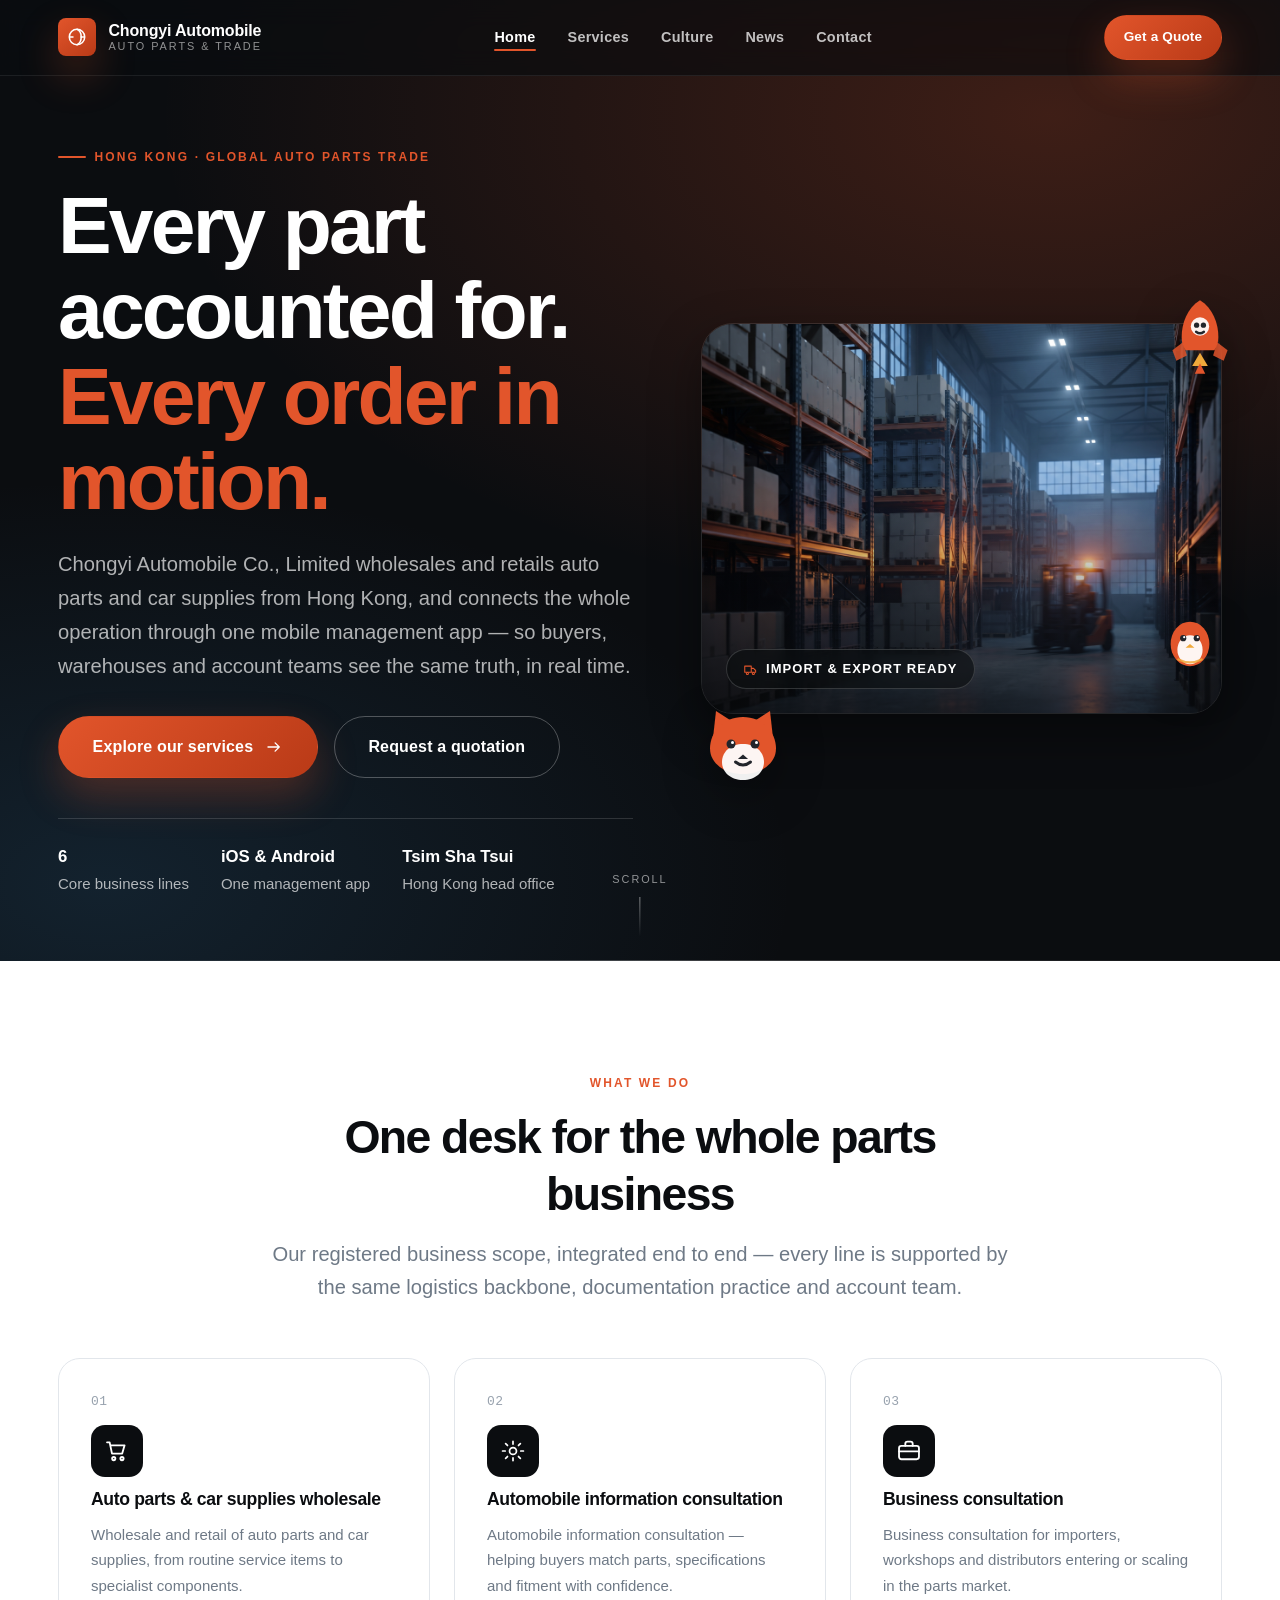
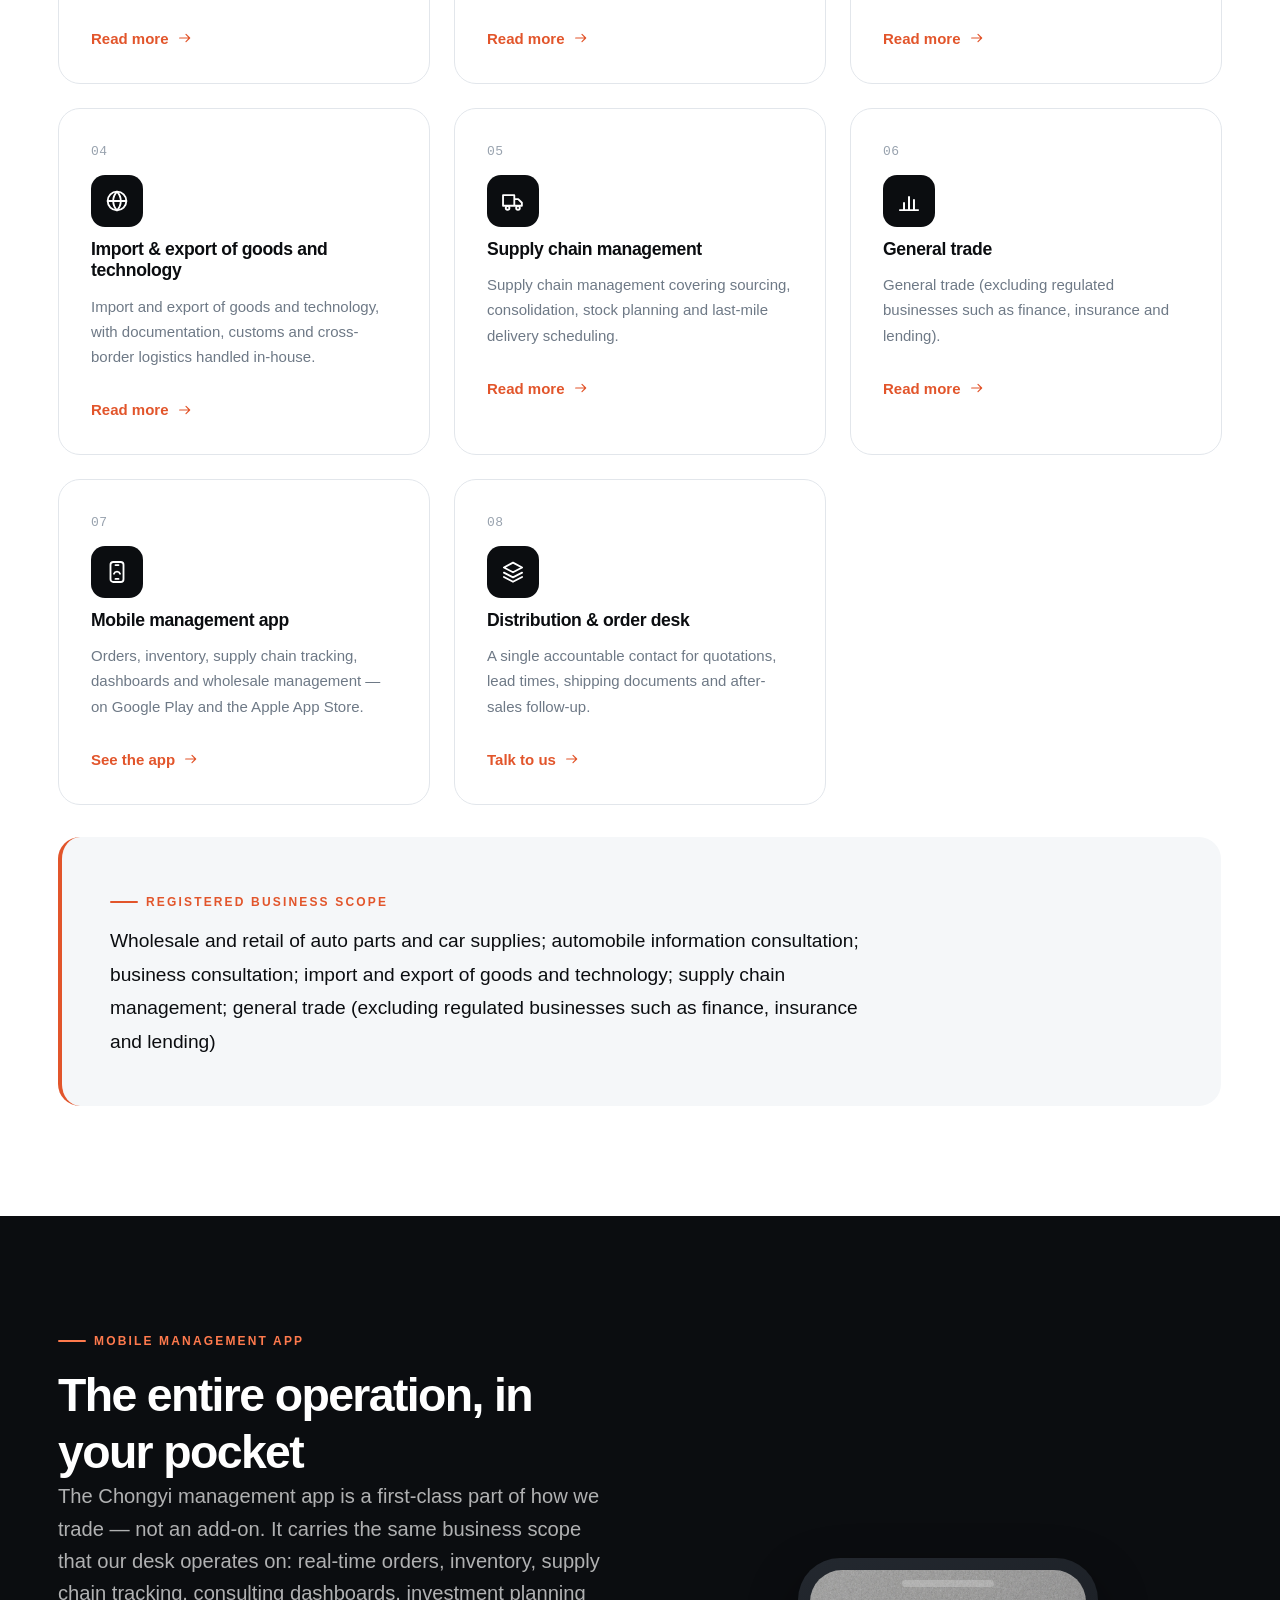
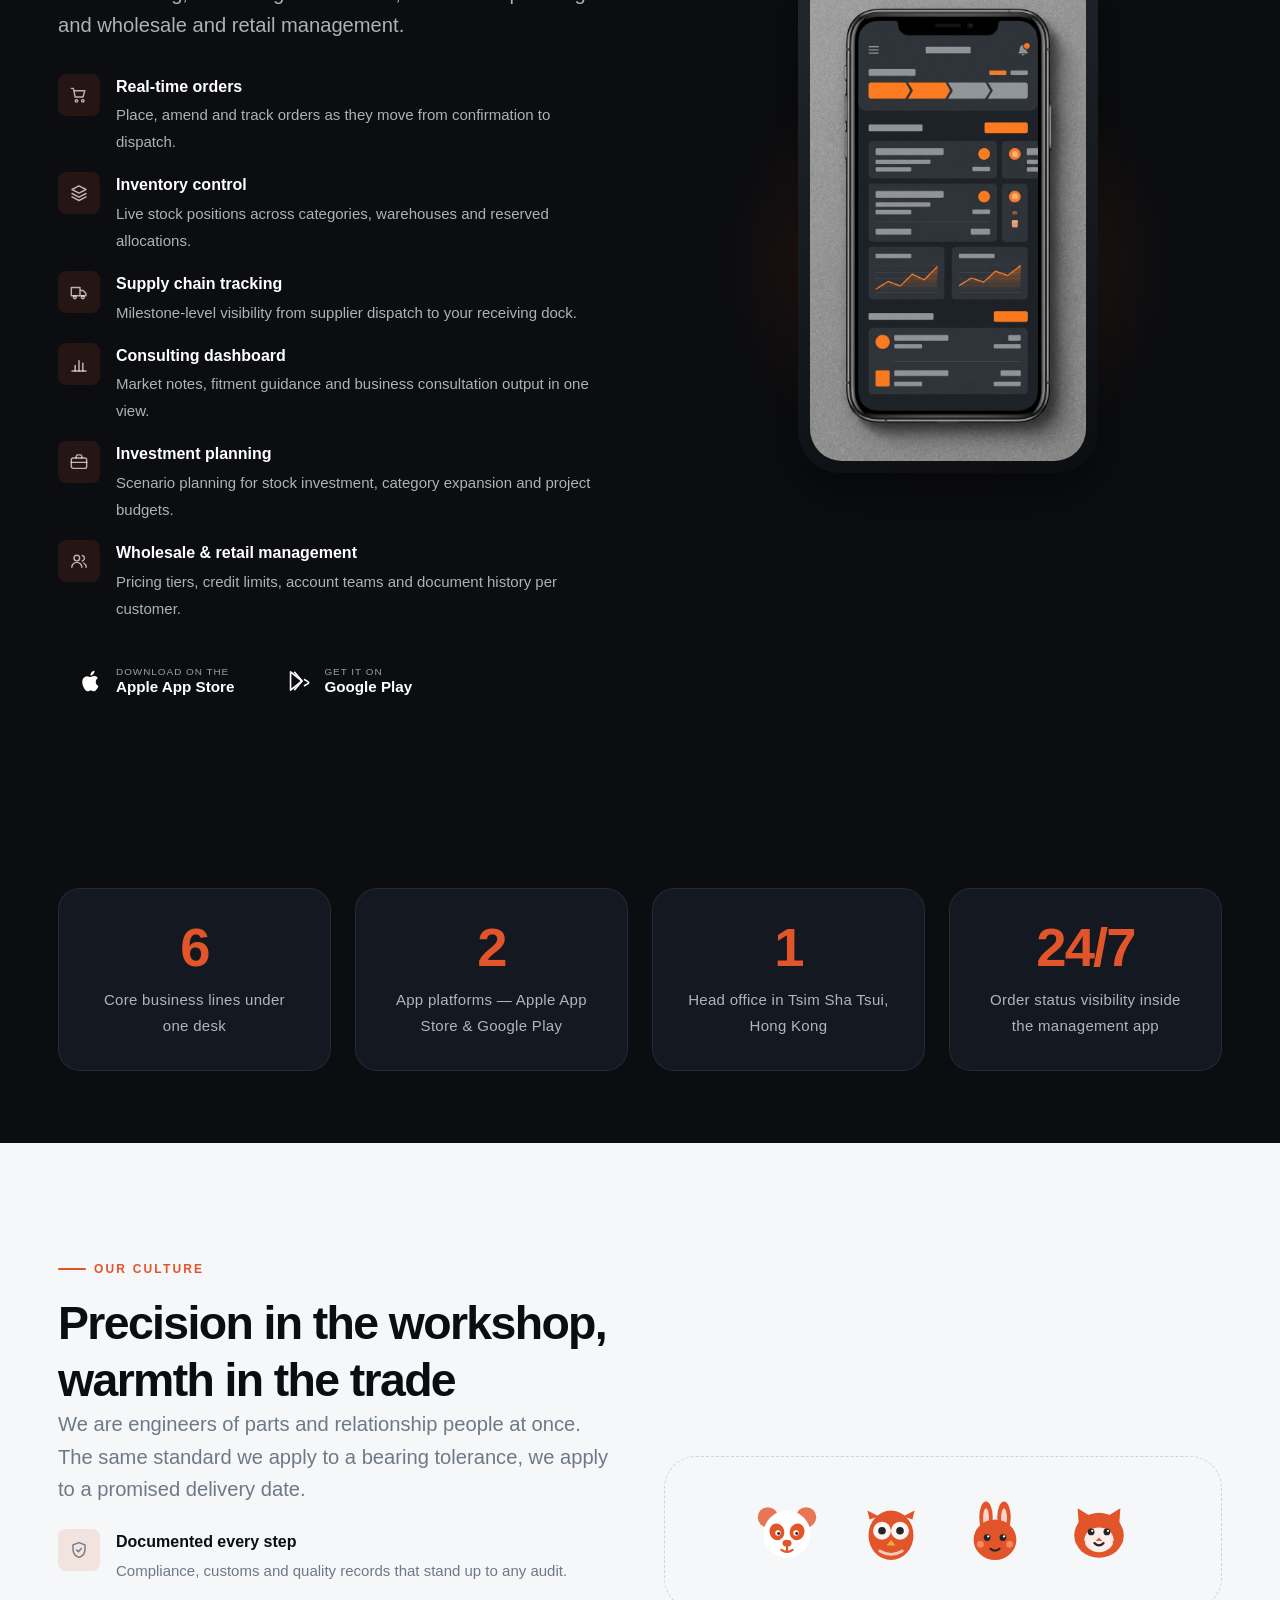
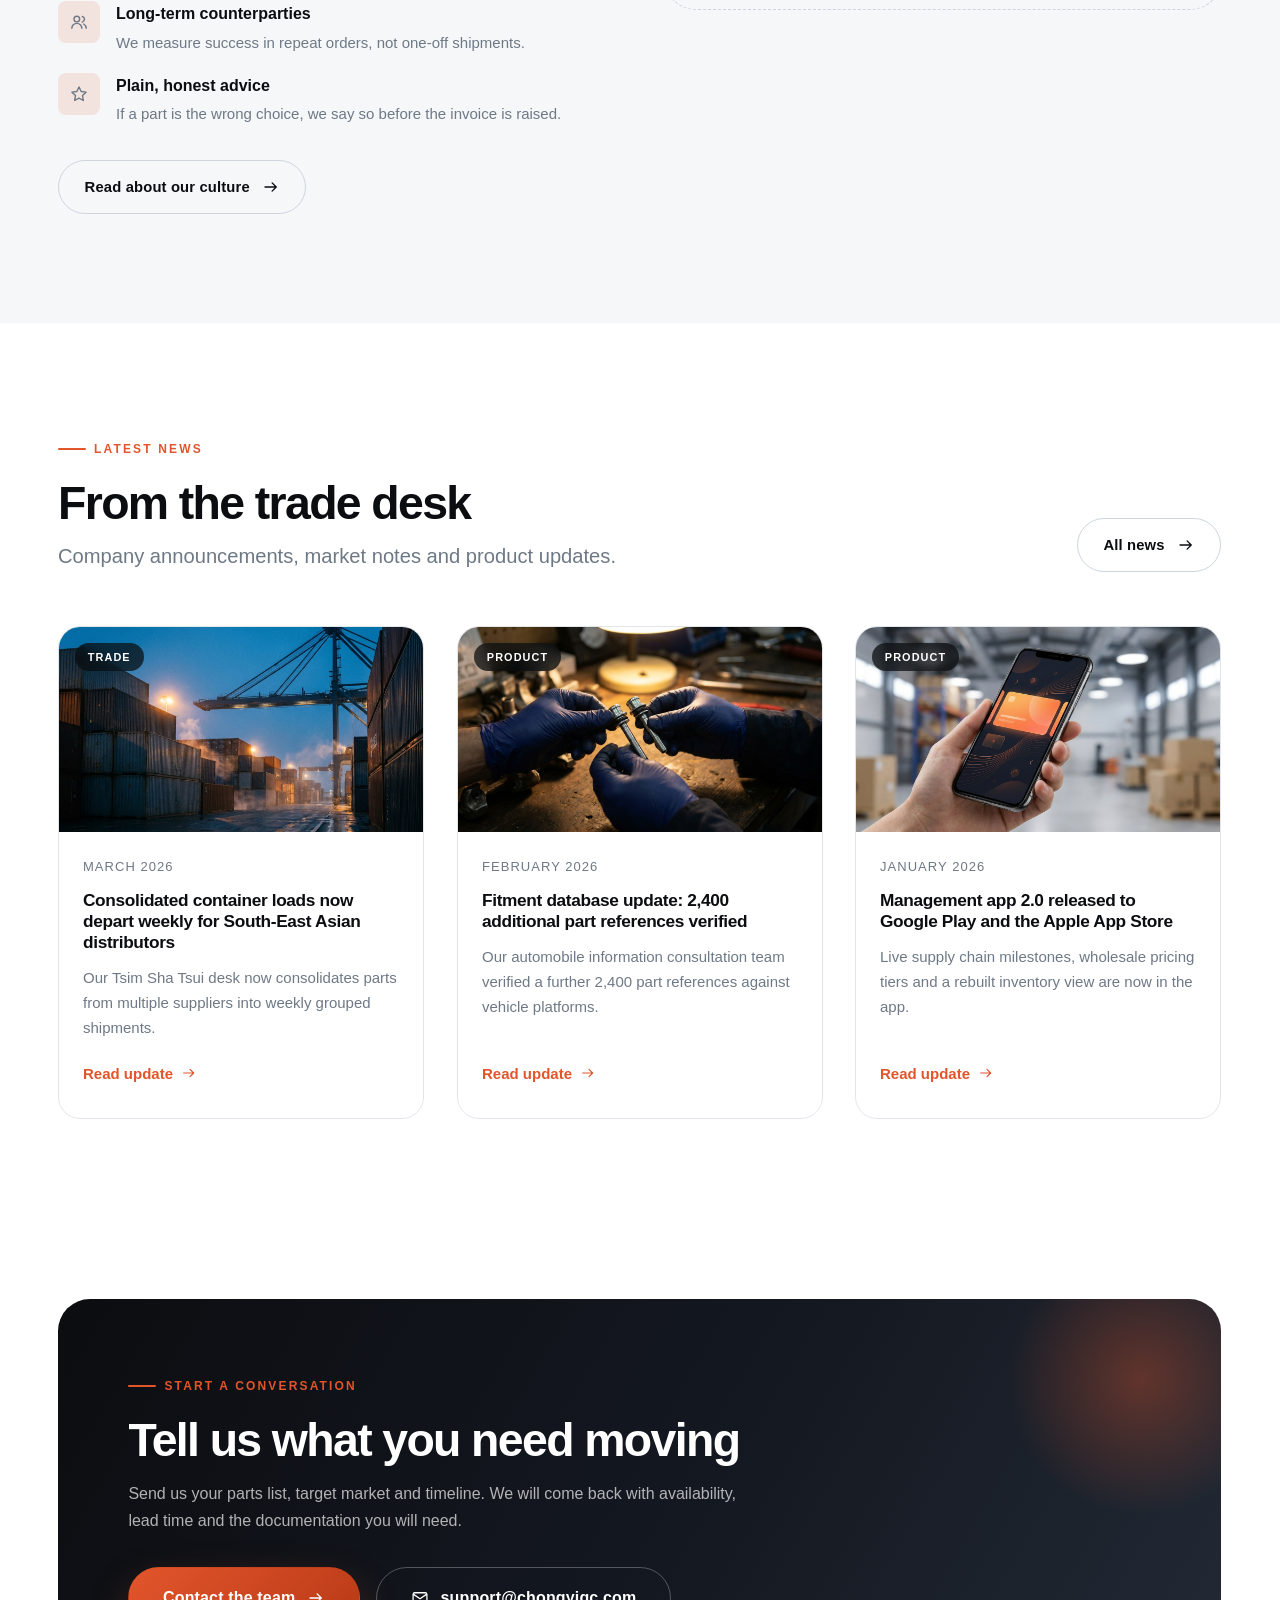
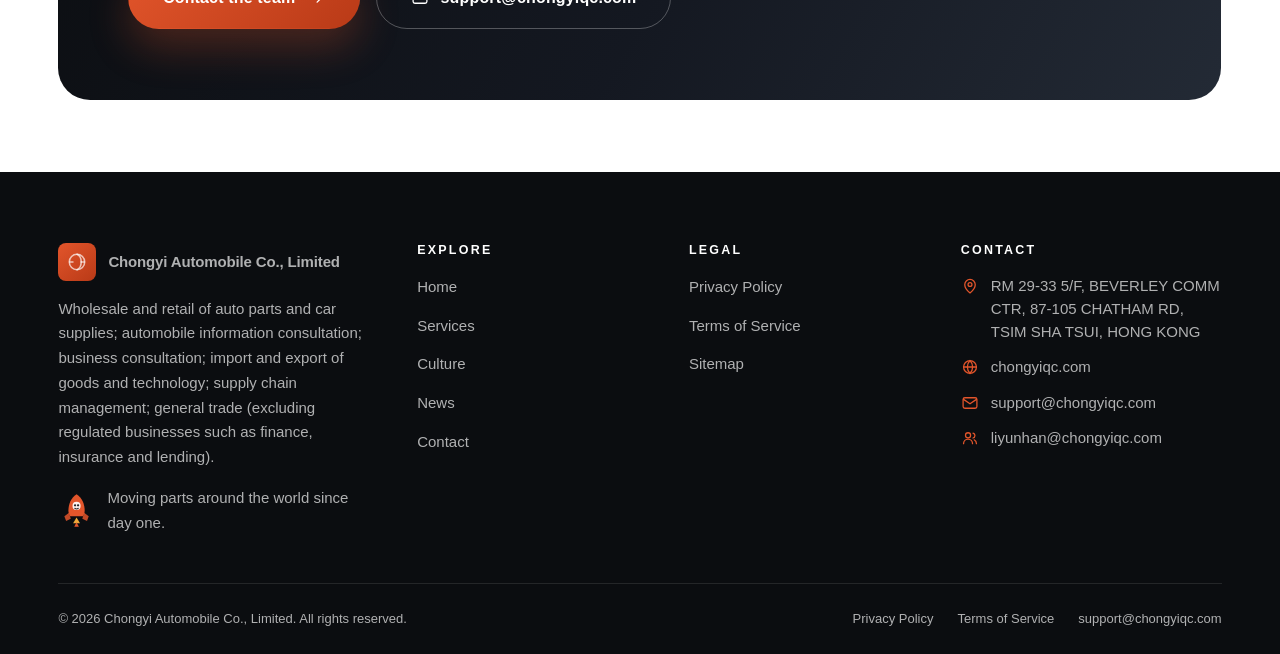
<file: index.html>
<!DOCTYPE html>
<html lang="en">
<head>
<meta charset="UTF-8">
<meta name="viewport" content="width=device-width, initial-scale=1">
<title>Chongyi Automobile Co., Limited — Auto Parts Wholesale &amp; Retail in Hong Kong</title>
<meta name="description" content="Chongyi Automobile Co., Limited is a Hong Kong based auto parts and car supplies wholesaler and retailer, covering import and export of goods and technology, supply chain management and business consultation, with a mobile management app for Google Play and the Apple App Store.">
<link rel="canonical" href="https://chongyiqc.com/">
<meta property="og:site_name" content="Chongyi Automobile Co., Limited">
<meta property="og:title" content="Chongyi Automobile — Auto Parts, Trade &amp; Supply Chain">
<meta property="og:description" content="Auto parts and car supplies wholesale and retail from Hong Kong, backed by import/export reach, supply chain discipline and a mobile management app.">
<meta property="og:type" content="website">
<meta property="og:url" content="https://chongyiqc.com/">
<meta property="og:image" content="https://chongyiqc.com/images/hero.png">
<meta name="twitter:card" content="summary_large_image">
<meta name="twitter:title" content="Chongyi Automobile — Auto Parts, Trade &amp; Supply Chain">
<meta name="twitter:description" content="Auto parts and car supplies wholesale and retail from Hong Kong, backed by import/export reach, supply chain discipline and a mobile management app.">
<link rel="icon" href="images/sprite.svg" type="image/svg+xml">
<link rel="stylesheet" href="css/style.css">
</head>
<body data-page="home">

<a class="skip-link" href="#main">Skip to content</a>
<header id="site-header"></header>

<main id="main">

  <!-- ================= HERO ================= -->
  <section class="hero">
    <div class="container hero__inner">
      <div class="hero__content">
        <span class="eyebrow">Hong Kong · Global auto parts trade</span>
        <h1 class="hero__title reveal fade-up">Every part accounted for.<br><em>Every order in motion.</em></h1>
        <p class="hero__lead reveal fade-up">
          Chongyi Automobile Co., Limited wholesales and retails auto parts and car supplies from Hong Kong,
          and connects the whole operation through one mobile management app — so buyers, warehouses
          and account teams see the same truth, in real time.
        </p>
        <div class="hero__actions reveal fade-up">
          <a class="btn btn--primary btn--lg" href="/services.html">
            Explore our services
            <svg aria-hidden="true"><use href="#arrow-right"></use></svg>
          </a>
          <a class="btn btn--on-dark btn--lg" href="/contact.html">Request a quotation</a>
        </div>
        <div class="hero__meta reveal fade-up">
          <div class="hero__meta-item">
            <strong>6</strong>
            Core business lines
          </div>
          <div class="hero__meta-item">
            <strong>iOS &amp; Android</strong>
            One management app
          </div>
          <div class="hero__meta-item">
            <strong>Tsim Sha Tsui</strong>
            Hong Kong head office
          </div>
        </div>
      </div>

      <div class="hero__stage">
        <div class="hero__media reveal zoom-in">
          <img src="images/hero.png" alt="Auto parts and vehicle components prepared for international distribution" width="1200" height="900">
          <span class="hero__media-tag">
            <svg aria-hidden="true"><use href="#truck"></use></svg>
            Import &amp; export ready
          </span>
        </div>
        <div class="hero__floaters" aria-hidden="true">
          <span class="floater floater--1 float" data-mascot="rocket-cat"></span>
          <span class="floater floater--2 bounce" data-mascot="fox"></span>
          <span class="floater floater--3 wiggle" data-mascot="penguin"></span>
        </div>
      </div>
    </div>

    <span class="hero__scroll" aria-hidden="true">
      Scroll
      <span></span>
    </span>
  </section>

  <!-- ================= BUSINESS PREVIEW ================= -->
  <section class="section" id="business">
    <div class="container">
      <div class="section-head section-head--center reveal fade-up">
        <span class="eyebrow">What we do</span>
        <h2 class="section-head__title">One desk for the whole parts business</h2>
        <p class="lead section-head__sub">
          Our registered business scope, integrated end to end — every line is supported by the same
          logistics backbone, documentation practice and account team.
        </p>
      </div>

      <div class="services-grid stagger">
        <a class="service-card reveal" href="/services.html">
          <span class="service-card__index">01</span>
          <span class="service-card__icon"><svg aria-hidden="true"><use href="#cart"></use></svg></span>
          <h3>Auto parts &amp; car supplies wholesale</h3>
          <p>Wholesale and retail of auto parts and car supplies, from routine service items to specialist components.</p>
          <span class="card__link">Read more <svg aria-hidden="true"><use href="#arrow-right"></use></svg></span>
        </a>

        <a class="service-card reveal" href="/services.html">
          <span class="service-card__index">02</span>
          <span class="service-card__icon"><svg aria-hidden="true"><use href="#settings"></use></svg></span>
          <h3>Automobile information consultation</h3>
          <p>Automobile information consultation — helping buyers match parts, specifications and fitment with confidence.</p>
          <span class="card__link">Read more <svg aria-hidden="true"><use href="#arrow-right"></use></svg></span>
        </a>

        <a class="service-card reveal" href="/services.html">
          <span class="service-card__index">03</span>
          <span class="service-card__icon"><svg aria-hidden="true"><use href="#briefcase"></use></svg></span>
          <h3>Business consultation</h3>
          <p>Business consultation for importers, workshops and distributors entering or scaling in the parts market.</p>
          <span class="card__link">Read more <svg aria-hidden="true"><use href="#arrow-right"></use></svg></span>
        </a>

        <a class="service-card reveal" href="/services.html">
          <span class="service-card__index">04</span>
          <span class="service-card__icon"><svg aria-hidden="true"><use href="#globe"></use></svg></span>
          <h3>Import &amp; export of goods and technology</h3>
          <p>Import and export of goods and technology, with documentation, customs and cross-border logistics handled in-house.</p>
          <span class="card__link">Read more <svg aria-hidden="true"><use href="#arrow-right"></use></svg></span>
        </a>

        <a class="service-card reveal" href="/services.html">
          <span class="service-card__index">05</span>
          <span class="service-card__icon"><svg aria-hidden="true"><use href="#truck"></use></svg></span>
          <h3>Supply chain management</h3>
          <p>Supply chain management covering sourcing, consolidation, stock planning and last-mile delivery scheduling.</p>
          <span class="card__link">Read more <svg aria-hidden="true"><use href="#arrow-right"></use></svg></span>
        </a>

        <a class="service-card reveal" href="/services.html">
          <span class="service-card__index">06</span>
          <span class="service-card__icon"><svg aria-hidden="true"><use href="#chart"></use></svg></span>
          <h3>General trade</h3>
          <p>General trade (excluding regulated businesses such as finance, insurance and lending).</p>
          <span class="card__link">Read more <svg aria-hidden="true"><use href="#arrow-right"></use></svg></span>
        </a>

        <a class="service-card reveal" href="/services.html#mobile-app">
          <span class="service-card__index">07</span>
          <span class="service-card__icon"><svg aria-hidden="true"><use href="#mobile-app"></use></svg></span>
          <h3>Mobile management app</h3>
          <p>Orders, inventory, supply chain tracking, dashboards and wholesale management — on Google Play and the Apple App Store.</p>
          <span class="card__link">See the app <svg aria-hidden="true"><use href="#arrow-right"></use></svg></span>
        </a>

        <a class="service-card reveal" href="/contact.html">
          <span class="service-card__index">08</span>
          <span class="service-card__icon"><svg aria-hidden="true"><use href="#layers"></use></svg></span>
          <h3>Distribution &amp; order desk</h3>
          <p>A single accountable contact for quotations, lead times, shipping documents and after-sales follow-up.</p>
          <span class="card__link">Talk to us <svg aria-hidden="true"><use href="#arrow-right"></use></svg></span>
        </a>
      </div>

      <div class="scope-block reveal fade-up mt-6">
        <span class="eyebrow">Registered business scope</span>
        <p>
          Wholesale and retail of auto parts and car supplies; automobile information consultation;
          business consultation; import and export of goods and technology; supply chain management;
          general trade (excluding regulated businesses such as finance, insurance and lending)
        </p>
      </div>
    </div>
  </section>

  <!-- ================= APP HIGHLIGHT ================= -->
  <section class="section section--dark" id="mobile-app">
    <div class="container">
      <div class="app-highlight">
        <div class="reveal slide-left">
          <span class="eyebrow">Mobile management app</span>
          <h2>The entire operation, in your pocket</h2>
          <p class="lead">
            The Chongyi management app is a first-class part of how we trade — not an add-on.
            It carries the same business scope that our desk operates on: real-time orders, inventory,
            supply chain tracking, consulting dashboards, investment planning and wholesale
            and retail management.
          </p>

          <div class="feature-list">
            <div class="feature">
              <span class="feature__icon"><svg aria-hidden="true"><use href="#cart"></use></svg></span>
              <div>
                <strong>Real-time orders</strong>
                <span>Place, amend and track orders as they move from confirmation to dispatch.</span>
              </div>
            </div>
            <div class="feature">
              <span class="feature__icon"><svg aria-hidden="true"><use href="#layers"></use></svg></span>
              <div>
                <strong>Inventory control</strong>
                <span>Live stock positions across categories, warehouses and reserved allocations.</span>
              </div>
            </div>
            <div class="feature">
              <span class="feature__icon"><svg aria-hidden="true"><use href="#truck"></use></svg></span>
              <div>
                <strong>Supply chain tracking</strong>
                <span>Milestone-level visibility from supplier dispatch to your receiving dock.</span>
              </div>
            </div>
            <div class="feature">
              <span class="feature__icon"><svg aria-hidden="true"><use href="#chart"></use></svg></span>
              <div>
                <strong>Consulting dashboard</strong>
                <span>Market notes, fitment guidance and business consultation output in one view.</span>
              </div>
            </div>
            <div class="feature">
              <span class="feature__icon"><svg aria-hidden="true"><use href="#briefcase"></use></svg></span>
              <div>
                <strong>Investment planning</strong>
                <span>Scenario planning for stock investment, category expansion and project budgets.</span>
              </div>
            </div>
            <div class="feature">
              <span class="feature__icon"><svg aria-hidden="true"><use href="#users"></use></svg></span>
              <div>
                <strong>Wholesale &amp; retail management</strong>
                <span>Pricing tiers, credit limits, account teams and document history per customer.</span>
              </div>
            </div>
          </div>

          <div class="app-badges">
            <a class="store-badge" href="/contact.html">
              <svg aria-hidden="true"><use href="#apple"></use></svg>
              <span class="store-badge__text">
                <small>Download on the</small>
                <strong>Apple App Store</strong>
              </span>
            </a>
            <a class="store-badge" href="/contact.html">
              <svg aria-hidden="true"><use href="#google-play"></use></svg>
              <span class="store-badge__text">
                <small>Get it on</small>
                <strong>Google Play</strong>
              </span>
            </a>
          </div>
        </div>

        <div class="app-highlight__media reveal zoom-in">
          <div class="phone-mock">
            <span class="phone-mock__glow" aria-hidden="true"></span>
            <div class="phone-mock__screen">
              <img src="images/app-phone.png" alt="Chongyi mobile management app showing an order dashboard" width="720" height="1280">
            </div>
          </div>
        </div>
      </div>
    </div>
  </section>

  <!-- ================= STATS ================= -->
  <section class="section section--tight section--dark">
    <div class="container">
      <div class="stats stagger">
        <div class="stat-panel stat reveal">
          <p class="stat__num"><em>6</em></p>
          <p class="stat__label">Core business lines under one desk</p>
        </div>
        <div class="stat-panel stat reveal">
          <p class="stat__num"><em>2</em></p>
          <p class="stat__label">App platforms — Apple App Store &amp; Google Play</p>
        </div>
        <div class="stat-panel stat reveal">
          <p class="stat__num"><em>1</em></p>
          <p class="stat__label">Head office in Tsim Sha Tsui, Hong Kong</p>
        </div>
        <div class="stat-panel stat reveal">
          <p class="stat__num"><em>24/7</em></p>
          <p class="stat__label">Order status visibility inside the management app</p>
        </div>
      </div>
    </div>
  </section>

  <!-- ================= CULTURE PREVIEW ================= -->
  <section class="section section--soft">
    <div class="container">
      <div class="grid grid--2 grid--center gap-lg">
        <div class="reveal slide-left">
          <span class="eyebrow">Our culture</span>
          <h2>Precision in the workshop, warmth in the trade</h2>
          <p class="lead mb-5">
            We are engineers of parts and relationship people at once. The same standard we apply to a
            bearing tolerance, we apply to a promised delivery date.
          </p>
          <ul class="feature-list feature-list--tight">
            <li class="feature">
              <span class="feature__icon"><svg aria-hidden="true"><use href="#shield"></use></svg></span>
              <div>
                <strong>Documented every step</strong>
                <span>Compliance, customs and quality records that stand up to any audit.</span>
              </div>
            </li>
            <li class="feature">
              <span class="feature__icon"><svg aria-hidden="true"><use href="#users"></use></svg></span>
              <div>
                <strong>Long-term counterparties</strong>
                <span>We measure success in repeat orders, not one-off shipments.</span>
              </div>
            </li>
            <li class="feature">
              <span class="feature__icon"><svg aria-hidden="true"><use href="#star"></use></svg></span>
              <div>
                <strong>Plain, honest advice</strong>
                <span>If a part is the wrong choice, we say so before the invoice is raised.</span>
              </div>
            </li>
          </ul>
          <a class="btn btn--ghost mt-6" href="/culture.html">
            Read about our culture
            <svg aria-hidden="true"><use href="#arrow-right"></use></svg>
          </a>
        </div>

        <div class="reveal zoom-in">
          <div class="mascot-band">
            <span class="mascot mascot--md float" data-mascot="panda"></span>
            <span class="mascot mascot--md bounce" data-mascot="owl"></span>
            <span class="mascot mascot--md wiggle" data-mascot="rabbit"></span>
            <span class="mascot mascot--md float" data-mascot="cat"></span>
          </div>
        </div>
      </div>
    </div>
  </section>

  <!-- ================= NEWS PREVIEW ================= -->
  <section class="section">
    <div class="container">
      <div class="section-head section-head--split reveal fade-up">
        <div class="max-640">
          <span class="eyebrow">Latest news</span>
          <h2 class="section-head__title">From the trade desk</h2>
          <p class="lead section-head__sub">Company announcements, market notes and product updates.</p>
        </div>
        <a class="btn btn--ghost" href="/news.html">
          All news
          <svg aria-hidden="true"><use href="#arrow-right"></use></svg>
        </a>
      </div>

      <div class="news-grid stagger">
        <a class="news-card reveal" href="/news.html">
          <div class="news-card__media">
            <img src="images/news-1.png" alt="Container terminal with outbound auto parts shipment" width="800" height="450">
            <span class="news-card__cat">Trade</span>
          </div>
          <div class="news-card__body">
            <span class="news-card__date">March 2026</span>
            <h3>Consolidated container loads now depart weekly for South-East Asian distributors</h3>
            <p>Our Tsim Sha Tsui desk now consolidates parts from multiple suppliers into weekly grouped shipments.</p>
            <span class="news-card__more">Read update <svg aria-hidden="true"><use href="#arrow-right"></use></svg></span>
          </div>
        </a>

        <a class="news-card reveal" href="/news.html">
          <div class="news-card__media">
            <img src="images/news-2.png" alt="Workshop technician comparing automotive components" width="800" height="450">
            <span class="news-card__cat">Product</span>
          </div>
          <div class="news-card__body">
            <span class="news-card__date">February 2026</span>
            <h3>Fitment database update: 2,400 additional part references verified</h3>
            <p>Our automobile information consultation team verified a further 2,400 part references against vehicle platforms.</p>
            <span class="news-card__more">Read update <svg aria-hidden="true"><use href="#arrow-right"></use></svg></span>
          </div>
        </a>

        <a class="news-card reveal" href="/news.html">
          <div class="news-card__media">
            <img src="images/news-3.png" alt="Mobile phone showing the Chongyi order management app" width="800" height="450">
            <span class="news-card__cat">Product</span>
          </div>
          <div class="news-card__body">
            <span class="news-card__date">January 2026</span>
            <h3>Management app 2.0 released to Google Play and the Apple App Store</h3>
            <p>Live supply chain milestones, wholesale pricing tiers and a rebuilt inventory view are now in the app.</p>
            <span class="news-card__more">Read update <svg aria-hidden="true"><use href="#arrow-right"></use></svg></span>
          </div>
        </a>
      </div>
    </div>
  </section>

  <!-- ================= CTA ================= -->
  <section class="section section--tight">
    <div class="container">
      <div class="cta-band reveal zoom-in">
        <div class="max-640">
          <span class="eyebrow">Start a conversation</span>
          <h2>Tell us what you need moving</h2>
          <p>
            Send us your parts list, target market and timeline. We will come back with availability,
            lead time and the documentation you will need.
          </p>
        </div>
        <div class="cta-band__actions">
          <a class="btn btn--primary btn--lg" href="/contact.html">
            Contact the team
            <svg aria-hidden="true"><use href="#arrow-right"></use></svg>
          </a>
          <a class="btn btn--on-dark btn--lg" href="mailto:support@chongyiqc.com">
            <svg aria-hidden="true"><use href="#mail"></use></svg>
            support@chongyiqc.com
          </a>
        </div>
      </div>
    </div>
  </section>

</main>

<footer id="site-footer"></footer>
<script src="js/main.js" defer></script>
</body>
</html>
</file>
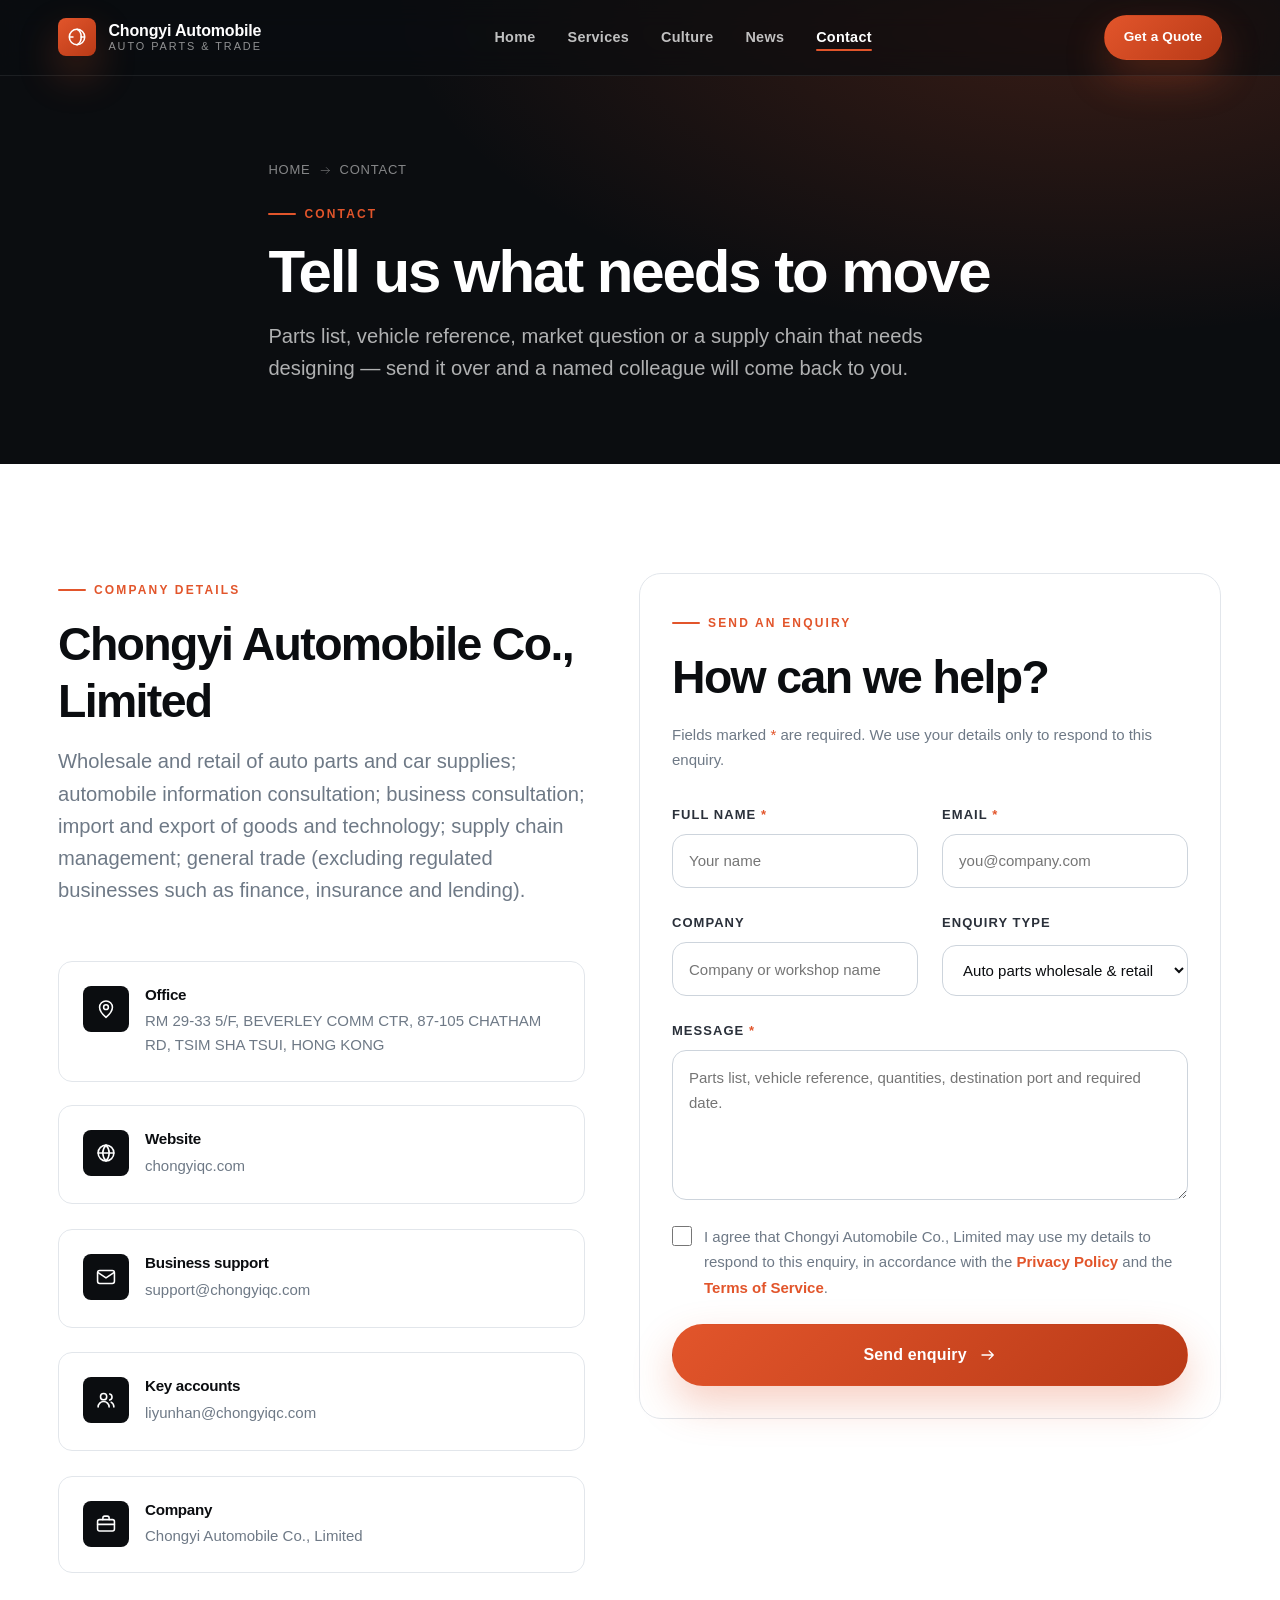
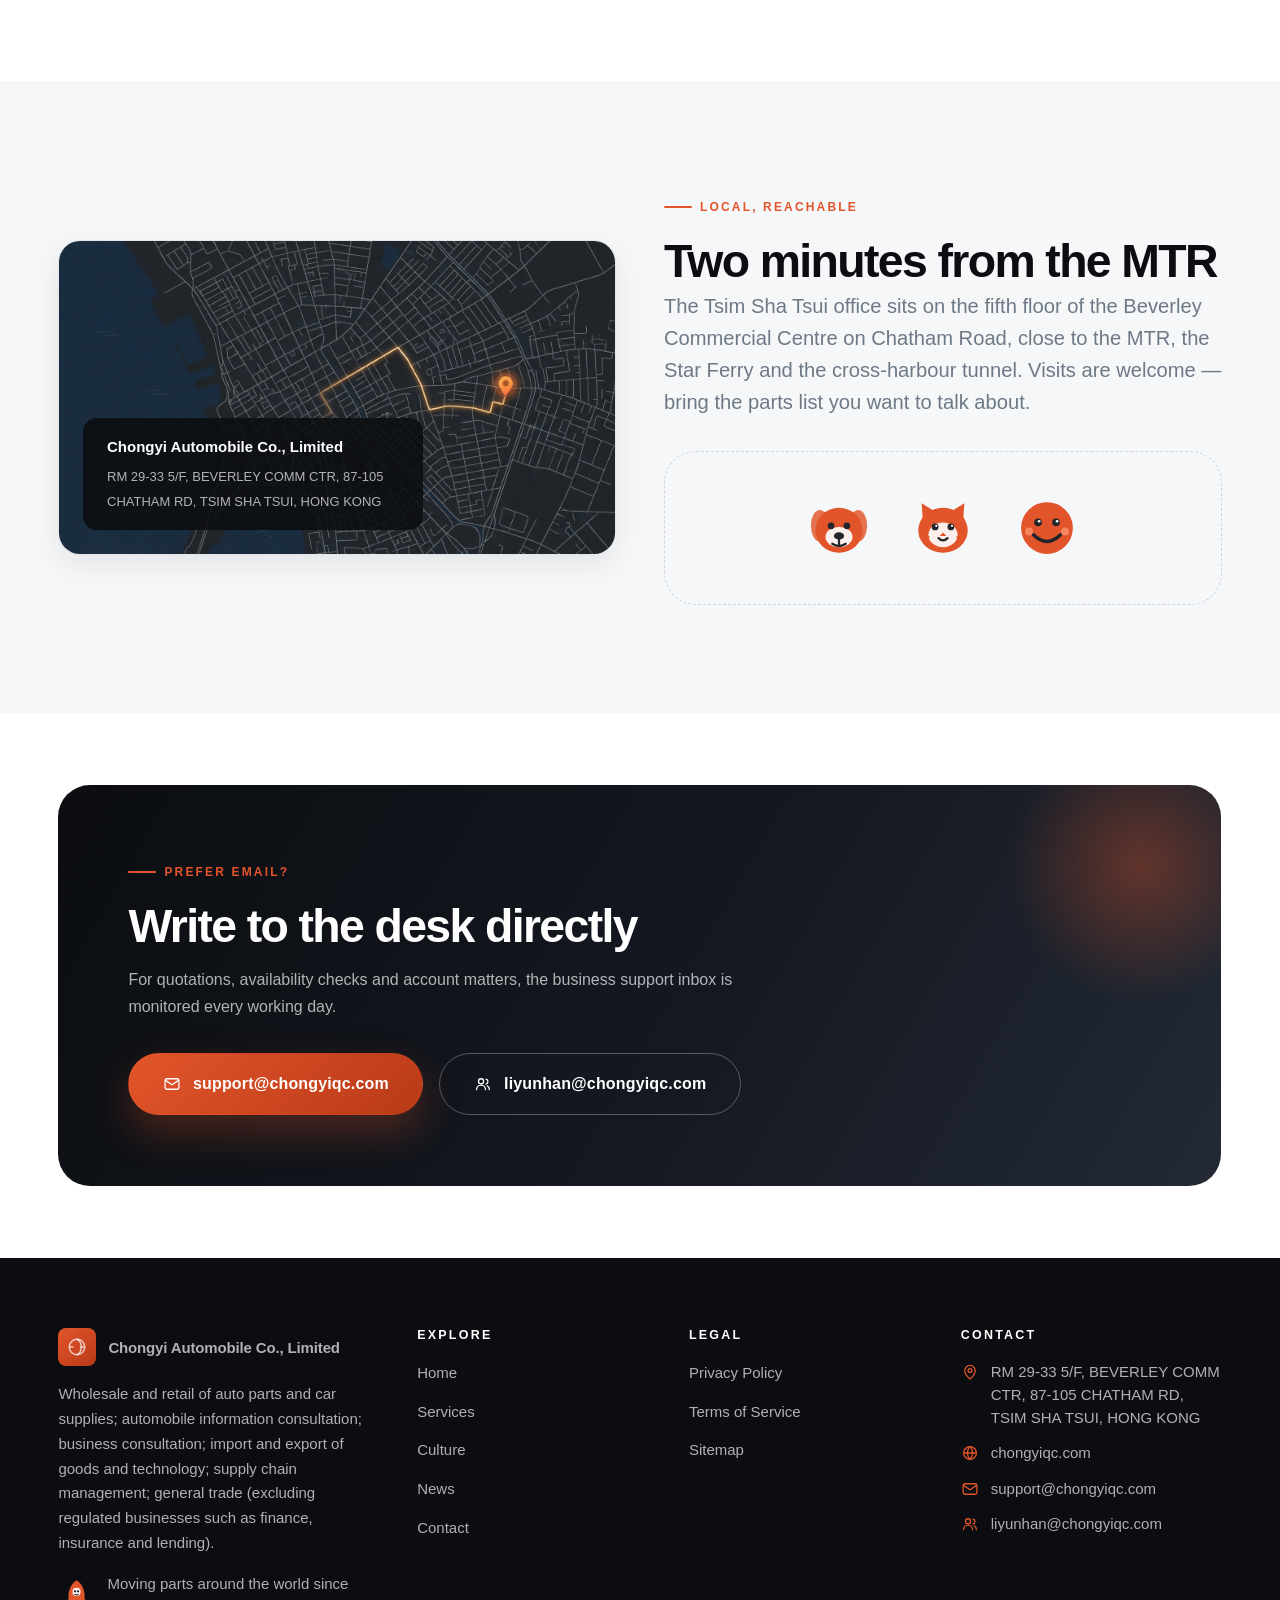
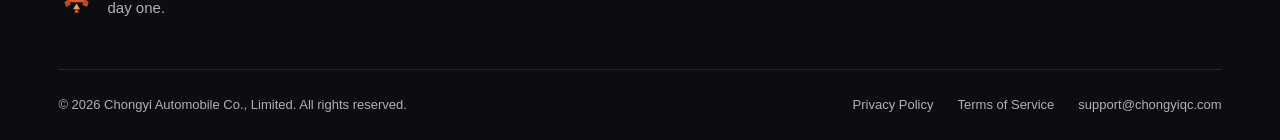
<file: contact.html>
<!DOCTYPE html>
<html lang="en">
<head>
<meta charset="UTF-8">
<meta name="viewport" content="width=device-width, initial-scale=1">
<title>Contact — Chongyi Automobile Co., Limited</title>
<meta name="description" content="Contact Chongyi Automobile Co., Limited for auto parts wholesale and retail, trade consultation and supply chain enquiries. Office: RM 29-33 5/F, BEVERLEY COMM CTR, 87-105 CHATHAM RD, TSIM SHA TSUI, HONG KONG.">
<link rel="canonical" href="https://chongyiqc.com/contact.html">
<meta property="og:site_name" content="Chongyi Automobile Co., Limited">
<meta property="og:title" content="Contact — Chongyi Automobile Co., Limited">
<meta property="og:description" content="Talk to the Chongyi team in Tsim Sha Tsui, Hong Kong.">
<meta property="og:type" content="website">
<meta property="og:url" content="https://chongyiqc.com/contact.html">
<meta property="og:image" content="https://chongyiqc.com/images/hero.png">
<meta name="twitter:card" content="summary_large_image">
<meta name="twitter:title" content="Contact — Chongyi Automobile Co., Limited">
<meta name="twitter:description" content="Talk to the Chongyi team in Tsim Sha Tsui, Hong Kong.">
<link rel="icon" href="images/sprite.svg" type="image/svg+xml">
<link rel="stylesheet" href="css/style.css">
</head>
<body data-page="contact">

<a class="skip-link" href="#main">Skip to content</a>
<header id="site-header"></header>

<main id="main">

  <!-- ================= PAGE HERO ================= -->
  <section class="page-hero">
    <div class="container page-hero__inner">
      <nav class="breadcrumb" aria-label="Breadcrumb">
        <a href="/">Home</a>
        <svg aria-hidden="true"><use href="#arrow-right"></use></svg>
        <span>Contact</span>
      </nav>
      <span class="eyebrow">Contact</span>
      <h1>Tell us what needs to move</h1>
      <p class="lead">
        Parts list, vehicle reference, market question or a supply chain that needs designing —
        send it over and a named colleague will come back to you.
      </p>
    </div>
  </section>

  <!-- ================= CONTACT CARDS ================= -->
  <section class="section">
    <div class="container">
      <div class="contact-grid">
        <div class="reveal slide-left">
          <div class="section-head">
            <span class="eyebrow">Company details</span>
            <h2 class="section-head__title">Chongyi Automobile Co., Limited</h2>
            <p class="lead section-head__sub">
              Wholesale and retail of auto parts and car supplies; automobile information consultation;
              business consultation; import and export of goods and technology; supply chain management;
              general trade (excluding regulated businesses such as finance, insurance and lending).
            </p>
          </div>

          <div class="grid stagger">
            <article class="contact-card reveal">
              <span class="contact-card__icon"><svg aria-hidden="true"><use href="#map-pin"></use></svg></span>
              <div>
                <h4>Office</h4>
                <p>RM 29-33 5/F, BEVERLEY COMM CTR, 87-105 CHATHAM RD, TSIM SHA TSUI, HONG KONG</p>
              </div>
            </article>

            <article class="contact-card reveal">
              <span class="contact-card__icon"><svg aria-hidden="true"><use href="#globe"></use></svg></span>
              <div>
                <h4>Website</h4>
                <a href="https://chongyiqc.com/">chongyiqc.com</a>
              </div>
            </article>

            <article class="contact-card reveal">
              <span class="contact-card__icon"><svg aria-hidden="true"><use href="#mail"></use></svg></span>
              <div>
                <h4>Business support</h4>
                <a href="mailto:support@chongyiqc.com">support@chongyiqc.com</a>
              </div>
            </article>

            <article class="contact-card reveal">
              <span class="contact-card__icon"><svg aria-hidden="true"><use href="#users"></use></svg></span>
              <div>
                <h4>Key accounts</h4>
                <a href="mailto:liyunhan@chongyiqc.com">liyunhan@chongyiqc.com</a>
              </div>
            </article>

            <article class="contact-card reveal">
              <span class="contact-card__icon"><svg aria-hidden="true"><use href="#briefcase"></use></svg></span>
              <div>
                <h4>Company</h4>
                <p>Chongyi Automobile Co., Limited</p>
              </div>
            </article>
          </div>
        </div>

        <!-- ================= FORM ================= -->
        <div class="reveal slide-right">
          <div class="card">
            <span class="eyebrow">Send an enquiry</span>
            <h2>How can we help?</h2>
            <p class="text-muted mt-4">
              Fields marked <span class="text-accent">*</span> are required. We use your details only to
              respond to this enquiry.
            </p>

            <form class="form mt-6" id="contact-form" novalidate>
              <div class="form-row">
                <div class="field">
                  <label class="field__label" for="name">Full name <span class="req">*</span></label>
                  <input type="text" id="name" name="name" autocomplete="name" placeholder="Your name">
                  <span class="field__error"></span>
                </div>
                <div class="field">
                  <label class="field__label" for="email">Email <span class="req">*</span></label>
                  <input type="email" id="email" name="email" autocomplete="email" placeholder="you@company.com">
                  <span class="field__error"></span>
                </div>
              </div>

              <div class="form-row">
                <div class="field">
                  <label class="field__label" for="company">Company</label>
                  <input type="text" id="company" name="company" autocomplete="organization" placeholder="Company or workshop name">
                  <span class="field__error"></span>
                </div>
                <div class="field">
                  <label class="field__label" for="topic">Enquiry type</label>
                  <select id="topic" name="topic">
                    <option value="wholesale">Auto parts wholesale &amp; retail</option>
                    <option value="consultation">Automobile information consultation</option>
                    <option value="business">Business consultation</option>
                    <option value="import-export">Import &amp; export of goods and technology</option>
                    <option value="supply-chain">Supply chain management</option>
                    <option value="general-trade">General trade</option>
                    <option value="app">Management app enquiry</option>
                  </select>
                  <span class="field__error"></span>
                </div>
              </div>

              <div class="field">
                <label class="field__label" for="message">Message <span class="req">*</span></label>
                <textarea id="message" name="message" placeholder="Parts list, vehicle reference, quantities, destination port and required date."></textarea>
                <span class="field__error"></span>
              </div>

              <div class="checkbox">
                <input type="checkbox" id="consent" name="consent">
                <label for="consent">
                  I agree that Chongyi Automobile Co., Limited may use my details to respond to this
                  enquiry, in accordance with the <a href="/privacy.html">Privacy Policy</a> and the
                  <a href="/terms.html">Terms of Service</a>.
                </label>
                <span class="field__error"></span>
              </div>

              <button class="btn btn--primary btn--lg" type="submit">
                Send enquiry
                <svg aria-hidden="true"><use href="#arrow-right"></use></svg>
              </button>

              <p class="form__status" id="form-status" role="status" aria-live="polite"></p>
            </form>
          </div>
        </div>
      </div>
    </div>
  </section>

  <!-- ================= MAP + MASCOT ================= -->
  <section class="section section--soft">
    <div class="container">
      <div class="grid grid--2 grid--center gap-lg">
        <div class="reveal slide-left">
          <div class="map-frame">
            <img src="images/map.png" alt="Location map of the Chongyi office in Tsim Sha Tsui, Hong Kong" width="1200" height="675">
            <div class="map-frame__caption">
              <strong>Chongyi Automobile Co., Limited</strong>
              <span>RM 29-33 5/F, BEVERLEY COMM CTR, 87-105 CHATHAM RD, TSIM SHA TSUI, HONG KONG</span>
            </div>
          </div>
        </div>

        <div class="reveal slide-right">
          <span class="eyebrow">Local, reachable</span>
          <h2>Two minutes from the MTR</h2>
          <p class="lead">
            The Tsim Sha Tsui office sits on the fifth floor of the Beverley Commercial Centre on
            Chatham Road, close to the MTR, the Star Ferry and the cross-harbour tunnel. Visits are
            welcome — bring the parts list you want to talk about.
          </p>
          <div class="mascot-band mt-6">
            <span class="mascot mascot--md bounce" data-mascot="dog"></span>
            <span class="mascot mascot--md float" data-mascot="cat"></span>
            <span class="mascot mascot--md wiggle" data-mascot="smile"></span>
          </div>
        </div>
      </div>
    </div>
  </section>

  <!-- ================= CTA ================= -->
  <section class="section section--tight">
    <div class="container">
      <div class="cta-band reveal zoom-in">
        <div class="max-640">
          <span class="eyebrow">Prefer email?</span>
          <h2>Write to the desk directly</h2>
          <p>
            For quotations, availability checks and account matters, the business support inbox is
            monitored every working day.
          </p>
        </div>
        <div class="cta-band__actions">
          <a class="btn btn--primary btn--lg" href="mailto:support@chongyiqc.com">
            <svg aria-hidden="true"><use href="#mail"></use></svg>
            support@chongyiqc.com
          </a>
          <a class="btn btn--on-dark btn--lg" href="mailto:liyunhan@chongyiqc.com">
            <svg aria-hidden="true"><use href="#users"></use></svg>
            liyunhan@chongyiqc.com
          </a>
        </div>
      </div>
    </div>
  </section>

</main>

<footer id="site-footer"></footer>
<script src="js/main.js" defer></script>
</body>
</html>
</file>
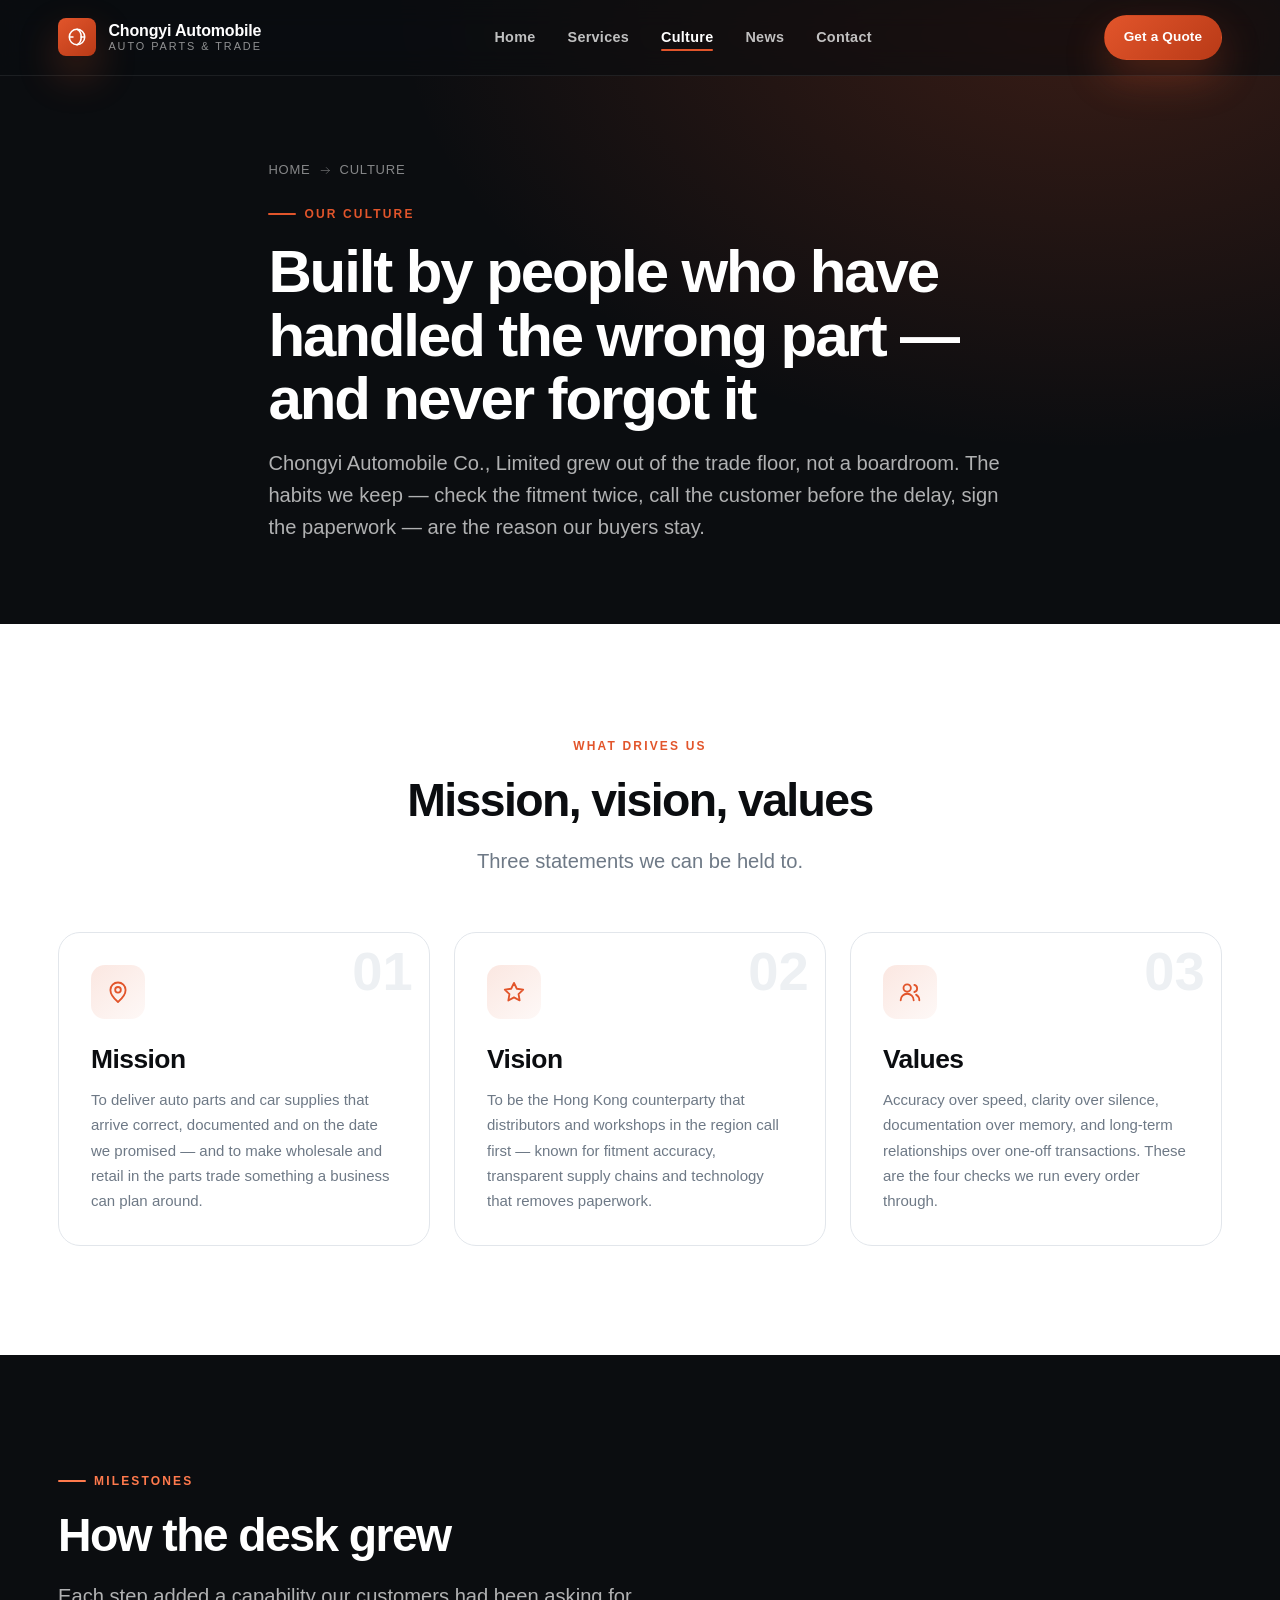
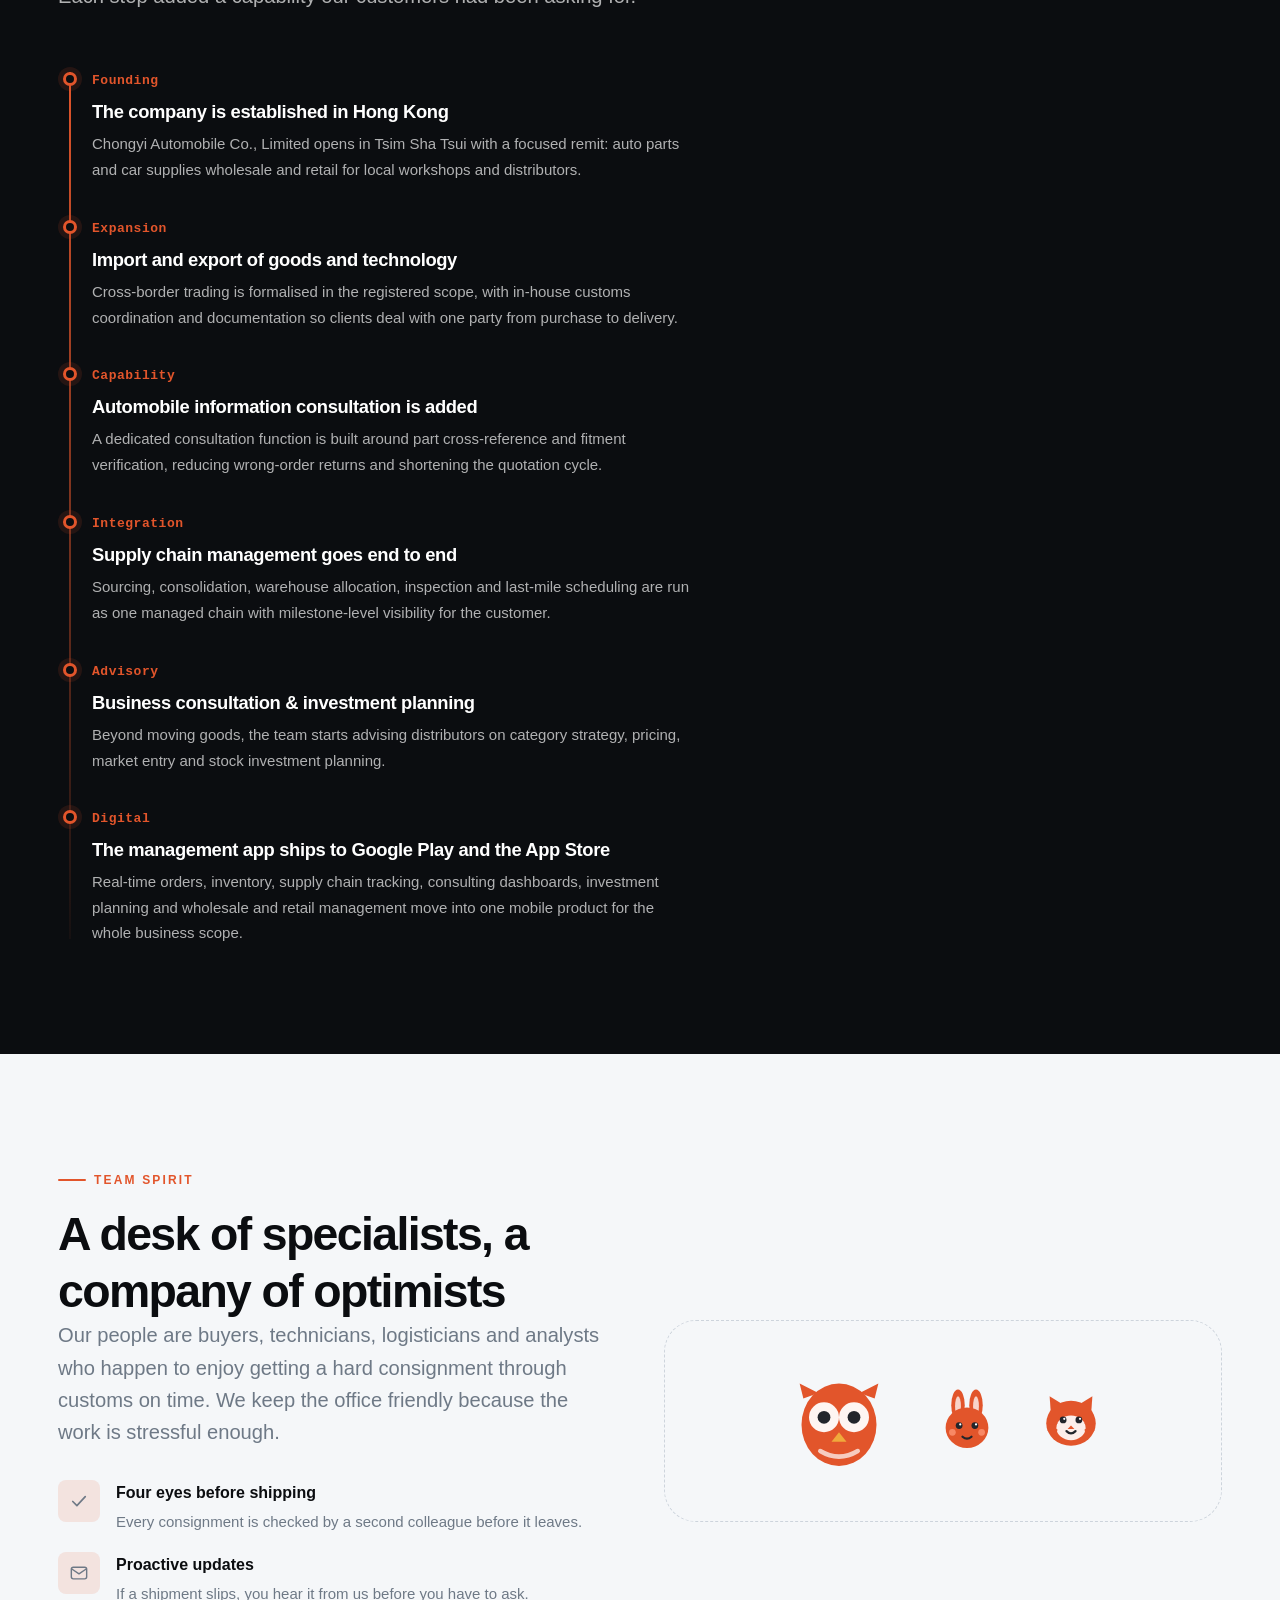
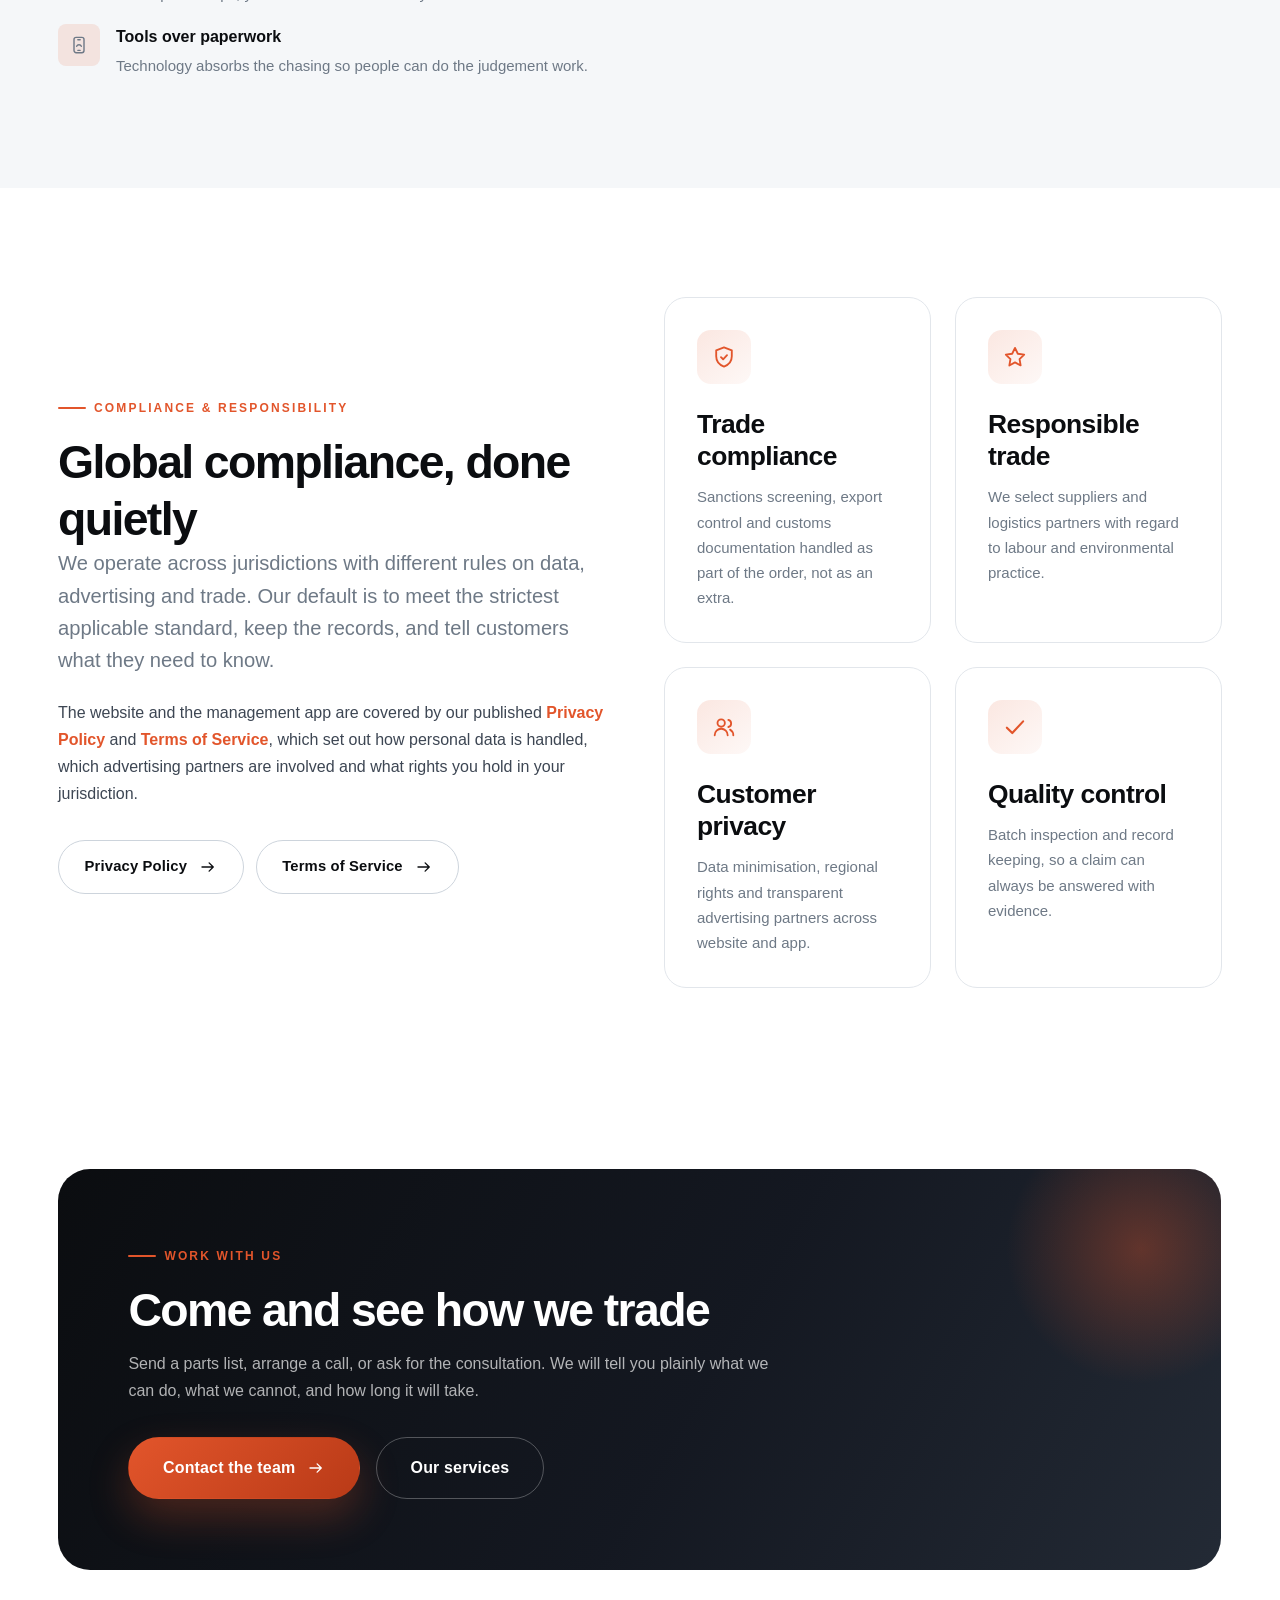
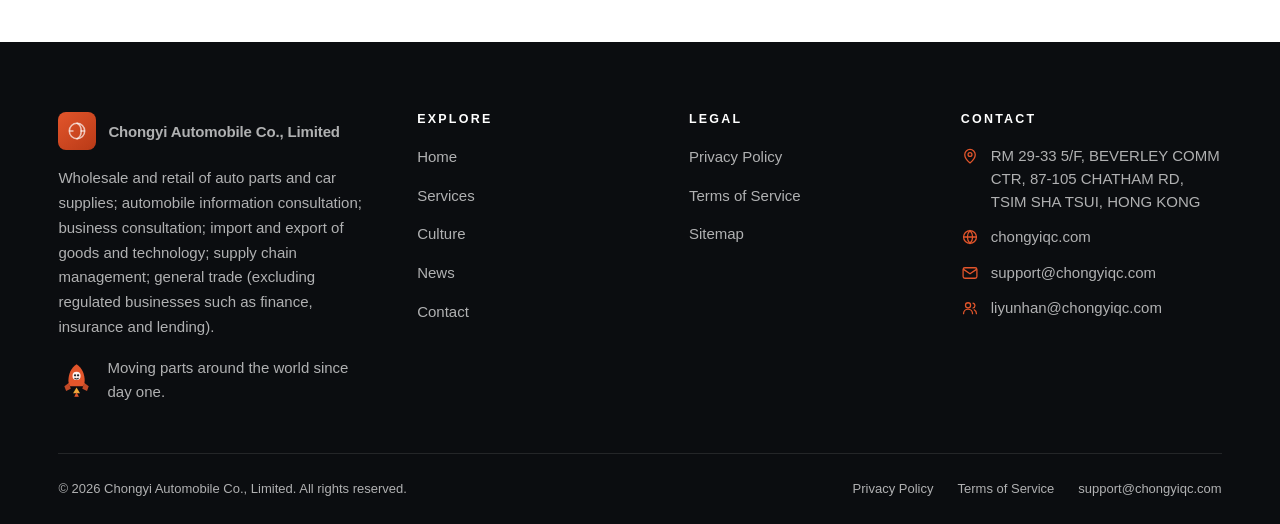
<file: culture.html>
<!DOCTYPE html>
<html lang="en">
<head>
<meta charset="UTF-8">
<meta name="viewport" content="width=device-width, initial-scale=1">
<title>Culture &amp; Milestones — Chongyi Automobile Co., Limited</title>
<meta name="description" content="The mission, vision and values behind Chongyi Automobile Co., Limited: precision in auto parts trade, transparent supply chains and long-term partnerships from Hong Kong.">
<link rel="canonical" href="https://chongyiqc.com/culture.html">
<meta property="og:site_name" content="Chongyi Automobile Co., Limited">
<meta property="og:title" content="Culture &amp; Milestones — Chongyi Automobile Co., Limited">
<meta property="og:description" content="Precision in auto parts trade, transparent supply chains and long-term partnerships from Hong Kong.">
<meta property="og:type" content="website">
<meta property="og:url" content="https://chongyiqc.com/culture.html">
<meta property="og:image" content="https://chongyiqc.com/images/hero.png">
<meta name="twitter:card" content="summary_large_image">
<meta name="twitter:title" content="Culture &amp; Milestones — Chongyi Automobile Co., Limited">
<meta name="twitter:description" content="Precision in auto parts trade, transparent supply chains and long-term partnerships from Hong Kong.">
<link rel="icon" href="images/sprite.svg" type="image/svg+xml">
<link rel="stylesheet" href="css/style.css">
</head>
<body data-page="culture">

<a class="skip-link" href="#main">Skip to content</a>
<header id="site-header"></header>

<main id="main">

  <!-- ================= PAGE HERO ================= -->
  <section class="page-hero">
    <div class="container page-hero__inner">
      <nav class="breadcrumb" aria-label="Breadcrumb">
        <a href="/">Home</a>
        <svg aria-hidden="true"><use href="#arrow-right"></use></svg>
        <span>Culture</span>
      </nav>
      <span class="eyebrow">Our culture</span>
      <h1>Built by people who have handled the wrong part — and never forgot it</h1>
      <p class="lead">
        Chongyi Automobile Co., Limited grew out of the trade floor, not a boardroom. The habits we
        keep — check the fitment twice, call the customer before the delay, sign the paperwork —
        are the reason our buyers stay.
      </p>
    </div>
  </section>

  <!-- ================= MISSION / VISION / VALUES ================= -->
  <section class="section">
    <div class="container">
      <div class="section-head section-head--center reveal fade-up">
        <span class="eyebrow">What drives us</span>
        <h2 class="section-head__title">Mission, vision, values</h2>
        <p class="lead section-head__sub">Three statements we can be held to.</p>
      </div>

      <div class="grid grid--3 stagger">
        <article class="value-card reveal">
          <span class="value-card__num">01</span>
          <span class="card__icon"><svg aria-hidden="true"><use href="#map-pin"></use></svg></span>
          <h3>Mission</h3>
          <p>
            To deliver auto parts and car supplies that arrive correct, documented and on the date
            we promised — and to make wholesale and retail in the parts trade something a business
            can plan around.
          </p>
        </article>

        <article class="value-card reveal">
          <span class="value-card__num">02</span>
          <span class="card__icon"><svg aria-hidden="true"><use href="#star"></use></svg></span>
          <h3>Vision</h3>
          <p>
            To be the Hong Kong counterparty that distributors and workshops in the region call first —
            known for fitment accuracy, transparent supply chains and technology that removes paperwork.
          </p>
        </article>

        <article class="value-card reveal">
          <span class="value-card__num">03</span>
          <span class="card__icon"><svg aria-hidden="true"><use href="#users"></use></svg></span>
          <h3>Values</h3>
          <p>
            Accuracy over speed, clarity over silence, documentation over memory, and long-term
            relationships over one-off transactions. These are the four checks we run every order through.
          </p>
        </article>
      </div>
    </div>
  </section>

  <!-- ================= MILESTONES ================= -->
  <section class="section section--dark">
    <div class="container">
      <div class="section-head reveal fade-up">
        <span class="eyebrow">Milestones</span>
        <h2 class="section-head__title">How the desk grew</h2>
        <p class="lead section-head__sub">
          Each step added a capability our customers had been asking for.
        </p>
      </div>

      <div class="timeline stagger">
        <article class="tl-item reveal">
          <span class="tl-item__year">Founding</span>
          <h3>The company is established in Hong Kong</h3>
          <p>
            Chongyi Automobile Co., Limited opens in Tsim Sha Tsui with a focused remit: auto parts
            and car supplies wholesale and retail for local workshops and distributors.
          </p>
        </article>

        <article class="tl-item reveal">
          <span class="tl-item__year">Expansion</span>
          <h3>Import and export of goods and technology</h3>
          <p>
            Cross-border trading is formalised in the registered scope, with in-house customs
            coordination and documentation so clients deal with one party from purchase to delivery.
          </p>
        </article>

        <article class="tl-item reveal">
          <span class="tl-item__year">Capability</span>
          <h3>Automobile information consultation is added</h3>
          <p>
            A dedicated consultation function is built around part cross-reference and fitment
            verification, reducing wrong-order returns and shortening the quotation cycle.
          </p>
        </article>

        <article class="tl-item reveal">
          <span class="tl-item__year">Integration</span>
          <h3>Supply chain management goes end to end</h3>
          <p>
            Sourcing, consolidation, warehouse allocation, inspection and last-mile scheduling are
            run as one managed chain with milestone-level visibility for the customer.
          </p>
        </article>

        <article class="tl-item reveal">
          <span class="tl-item__year">Advisory</span>
          <h3>Business consultation &amp; investment planning</h3>
          <p>
            Beyond moving goods, the team starts advising distributors on category strategy, pricing,
            market entry and stock investment planning.
          </p>
        </article>

        <article class="tl-item reveal">
          <span class="tl-item__year">Digital</span>
          <h3>The management app ships to Google Play and the App Store</h3>
          <p>
            Real-time orders, inventory, supply chain tracking, consulting dashboards, investment
            planning and wholesale and retail management move into one mobile product for the whole
            business scope.
          </p>
        </article>
      </div>
    </div>
  </section>

  <!-- ================= TEAM SPIRIT ================= -->
  <section class="section section--soft">
    <div class="container">
      <div class="grid grid--2 grid--center gap-lg">
        <div class="reveal slide-left">
          <span class="eyebrow">Team spirit</span>
          <h2>A desk of specialists, a company of optimists</h2>
          <p class="lead">
            Our people are buyers, technicians, logisticians and analysts who happen to enjoy
            getting a hard consignment through customs on time. We keep the office friendly because
            the work is stressful enough.
          </p>
          <ul class="feature-list">
            <li class="feature">
              <span class="feature__icon"><svg aria-hidden="true"><use href="#check"></use></svg></span>
              <div>
                <strong>Four eyes before shipping</strong>
                <span>Every consignment is checked by a second colleague before it leaves.</span>
              </div>
            </li>
            <li class="feature">
              <span class="feature__icon"><svg aria-hidden="true"><use href="#mail"></use></svg></span>
              <div>
                <strong>Proactive updates</strong>
                <span>If a shipment slips, you hear it from us before you have to ask.</span>
              </div>
            </li>
            <li class="feature">
              <span class="feature__icon"><svg aria-hidden="true"><use href="#mobile-app"></use></svg></span>
              <div>
                <strong>Tools over paperwork</strong>
                <span>Technology absorbs the chasing so people can do the judgement work.</span>
              </div>
            </li>
          </ul>
        </div>

        <div class="reveal zoom-in">
          <div class="mascot-band">
            <span class="mascot mascot--lg float" data-mascot="owl"></span>
            <span class="mascot mascot--md bounce" data-mascot="rabbit"></span>
            <span class="mascot mascot--md wiggle" data-mascot="cat"></span>
          </div>
        </div>
      </div>
    </div>
  </section>

  <!-- ================= COMPLIANCE & CSR ================= -->
  <section class="section">
    <div class="container">
      <div class="grid grid--2 grid--center gap-lg">
        <div class="reveal slide-right">
          <span class="eyebrow">Compliance &amp; responsibility</span>
          <h2>Global compliance, done quietly</h2>
          <p class="lead">
            We operate across jurisdictions with different rules on data, advertising and trade.
            Our default is to meet the strictest applicable standard, keep the records, and tell
            customers what they need to know.
          </p>
          <p class="mt-5">
            The website and the management app are covered by our published
            <a href="/privacy.html" class="link-accent">Privacy Policy</a>
            and <a href="/terms.html" class="link-accent">Terms of Service</a>,
            which set out how personal data is handled, which advertising partners are involved and
            what rights you hold in your jurisdiction.
          </p>
          <div class="cluster mt-6">
            <a class="btn btn--ghost" href="/privacy.html">
              Privacy Policy
              <svg aria-hidden="true"><use href="#arrow-right"></use></svg>
            </a>
            <a class="btn btn--ghost" href="/terms.html">
              Terms of Service
              <svg aria-hidden="true"><use href="#arrow-right"></use></svg>
            </a>
          </div>
        </div>

        <div class="reveal zoom-in">
          <div class="grid grid--2 stagger">
            <article class="card reveal">
              <span class="card__icon"><svg aria-hidden="true"><use href="#shield"></use></svg></span>
              <h3>Trade compliance</h3>
              <p>Sanctions screening, export control and customs documentation handled as part of the order, not as an extra.</p>
            </article>
            <article class="card reveal">
              <span class="card__icon"><svg aria-hidden="true"><use href="#star"></use></svg></span>
              <h3>Responsible trade</h3>
              <p>We select suppliers and logistics partners with regard to labour and environmental practice.</p>
            </article>
            <article class="card reveal">
              <span class="card__icon"><svg aria-hidden="true"><use href="#users"></use></svg></span>
              <h3>Customer privacy</h3>
              <p>Data minimisation, regional rights and transparent advertising partners across website and app.</p>
            </article>
            <article class="card reveal">
              <span class="card__icon"><svg aria-hidden="true"><use href="#check"></use></svg></span>
              <h3>Quality control</h3>
              <p>Batch inspection and record keeping, so a claim can always be answered with evidence.</p>
            </article>
          </div>
        </div>
      </div>
    </div>
  </section>

  <!-- ================= CTA ================= -->
  <section class="section section--tight">
    <div class="container">
      <div class="cta-band reveal zoom-in">
        <div class="max-640">
          <span class="eyebrow">Work with us</span>
          <h2>Come and see how we trade</h2>
          <p>
            Send a parts list, arrange a call, or ask for the consultation. We will tell you plainly
            what we can do, what we cannot, and how long it will take.
          </p>
        </div>
        <div class="cta-band__actions">
          <a class="btn btn--primary btn--lg" href="/contact.html">
            Contact the team
            <svg aria-hidden="true"><use href="#arrow-right"></use></svg>
          </a>
          <a class="btn btn--on-dark btn--lg" href="/services.html">Our services</a>
        </div>
      </div>
    </div>
  </section>

</main>

<footer id="site-footer"></footer>
<script src="js/main.js" defer></script>
</body>
</html>
</file>
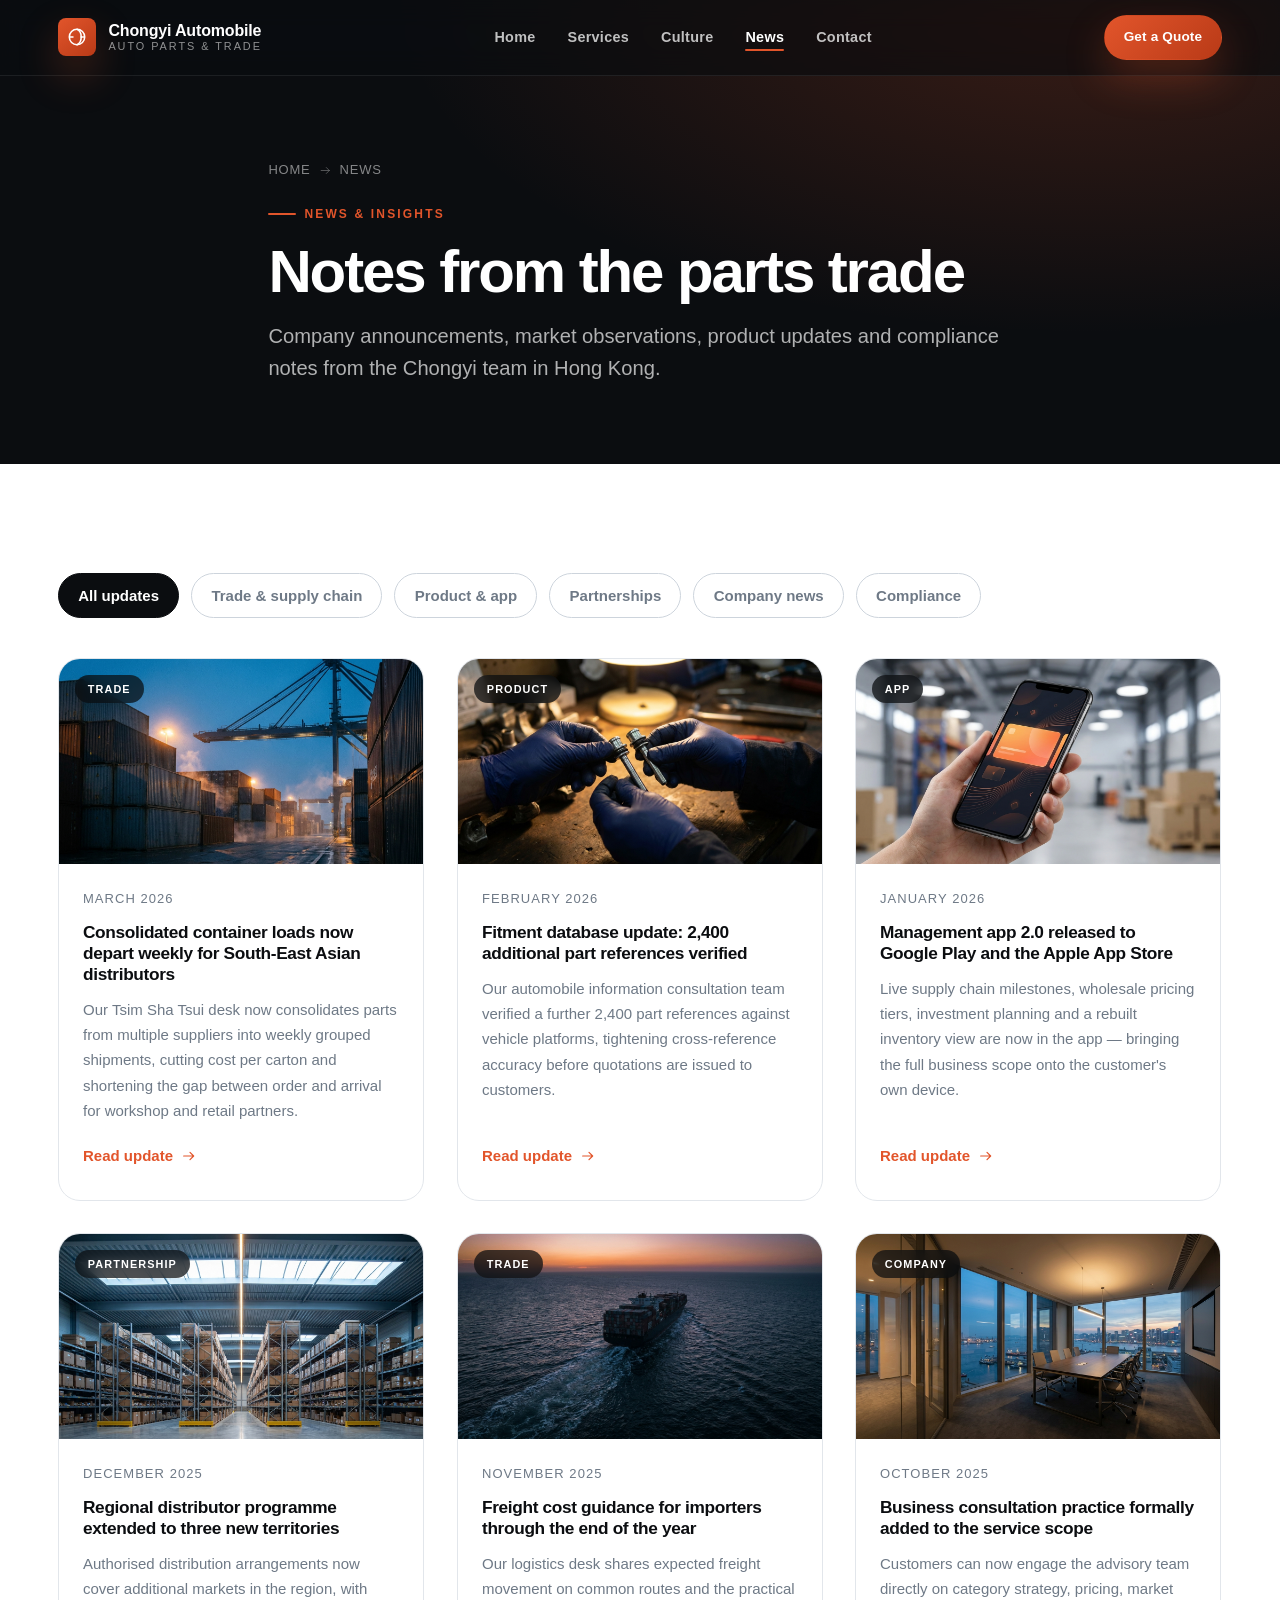
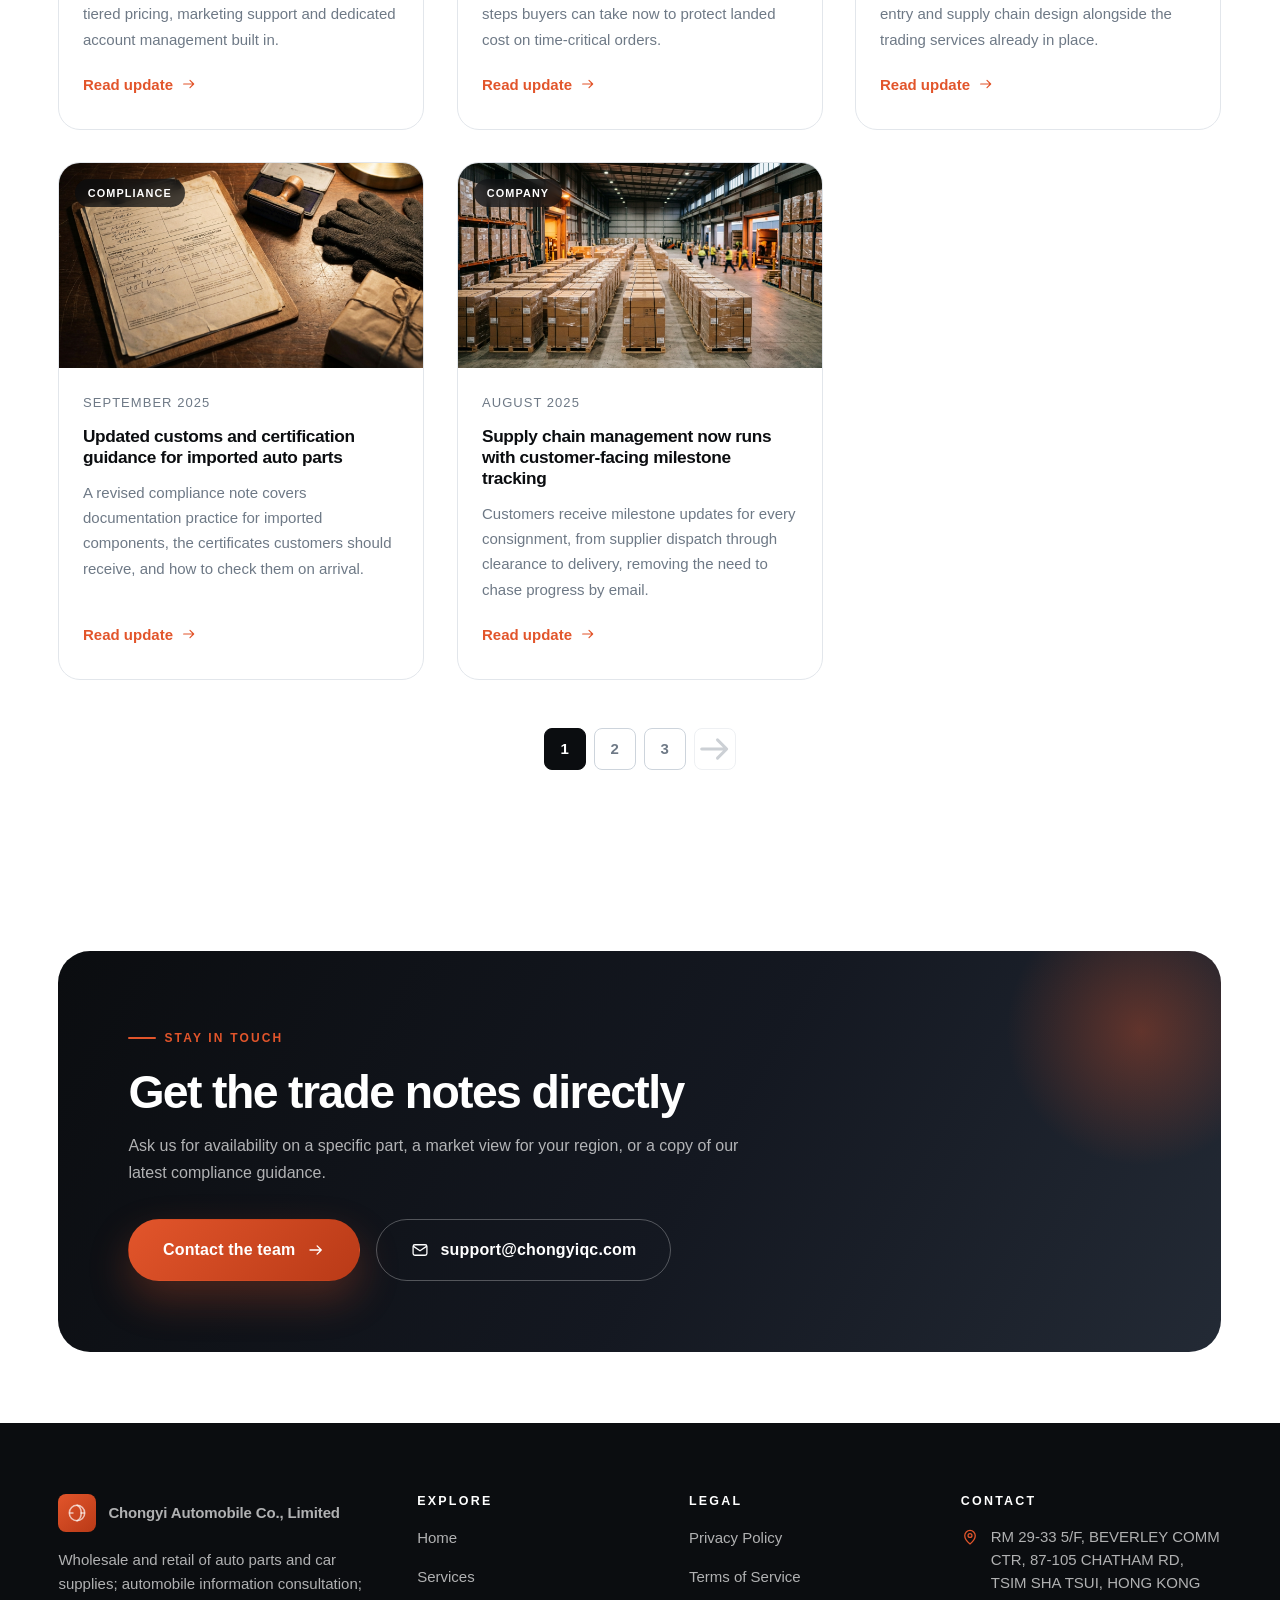
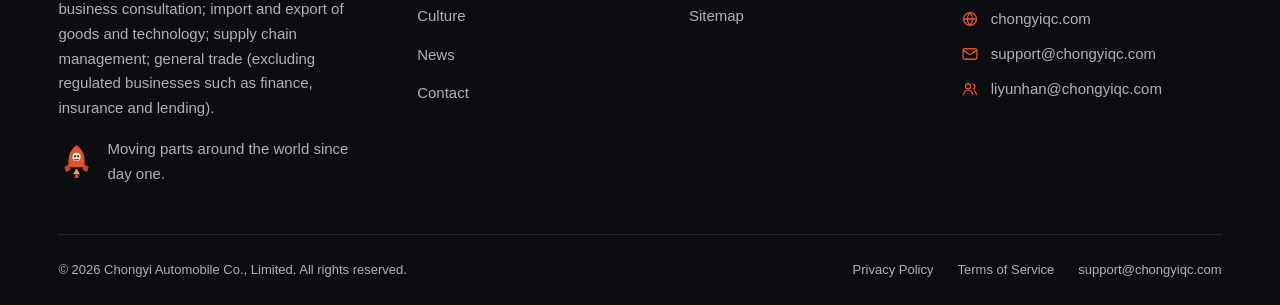
<file: news.html>
<!DOCTYPE html>
<html lang="en">
<head>
<meta charset="UTF-8">
<meta name="viewport" content="width=device-width, initial-scale=1">
<title>News &amp; Insights — Chongyi Automobile Co., Limited</title>
<meta name="description" content="Company announcements, trade and supply chain insights, product updates and compliance notes from Chongyi Automobile Co., Limited.">
<link rel="canonical" href="https://chongyiqc.com/news.html">
<meta property="og:site_name" content="Chongyi Automobile Co., Limited">
<meta property="og:title" content="News &amp; Insights — Chongyi Automobile Co., Limited">
<meta property="og:description" content="Trade news, product updates and company announcements.">
<meta property="og:type" content="website">
<meta property="og:url" content="https://chongyiqc.com/news.html">
<meta property="og:image" content="https://chongyiqc.com/images/hero.png">
<meta name="twitter:card" content="summary_large_image">
<meta name="twitter:title" content="News &amp; Insights — Chongyi Automobile Co., Limited">
<meta name="twitter:description" content="Trade news, product updates and company announcements.">
<link rel="icon" href="images/sprite.svg" type="image/svg+xml">
<link rel="stylesheet" href="css/style.css">
</head>
<body data-page="news">

<a class="skip-link" href="#main">Skip to content</a>
<header id="site-header"></header>

<main id="main">

  <!-- ================= PAGE HERO ================= -->
  <section class="page-hero">
    <div class="container page-hero__inner">
      <nav class="breadcrumb" aria-label="Breadcrumb">
        <a href="/">Home</a>
        <svg aria-hidden="true"><use href="#arrow-right"></use></svg>
        <span>News</span>
      </nav>
      <span class="eyebrow">News &amp; insights</span>
      <h1>Notes from the parts trade</h1>
      <p class="lead">
        Company announcements, market observations, product updates and compliance notes from the
        Chongyi team in Hong Kong.
      </p>
    </div>
  </section>

  <!-- ================= FILTER + GRID ================= -->
  <section class="section">
    <div class="container">
      <div class="filter-bar reveal fade-up" role="group" aria-label="Filter news by category">
        <button class="filter-chip is-active" type="button" data-filter="all">All updates</button>
        <button class="filter-chip" type="button" data-filter="trade">Trade &amp; supply chain</button>
        <button class="filter-chip" type="button" data-filter="product">Product &amp; app</button>
        <button class="filter-chip" type="button" data-filter="partnership">Partnerships</button>
        <button class="filter-chip" type="button" data-filter="company">Company news</button>
        <button class="filter-chip" type="button" data-filter="compliance">Compliance</button>
      </div>

      <div class="news-grid stagger">

        <article class="news-card reveal" data-category="trade">
          <div class="news-card__media">
            <img src="images/news-1.png" alt="Container terminal with outbound auto parts shipment" width="800" height="450">
            <span class="news-card__cat">Trade</span>
          </div>
          <div class="news-card__body">
            <span class="news-card__date">March 2026</span>
            <h3>Consolidated container loads now depart weekly for South-East Asian distributors</h3>
            <p>
              Our Tsim Sha Tsui desk now consolidates parts from multiple suppliers into weekly
              grouped shipments, cutting cost per carton and shortening the gap between order and
              arrival for workshop and retail partners.
            </p>
            <span class="news-card__more">Read update <svg aria-hidden="true"><use href="#arrow-right"></use></svg></span>
          </div>
        </article>

        <article class="news-card reveal" data-category="product">
          <div class="news-card__media">
            <img src="images/news-2.png" alt="Workshop technician comparing automotive components" width="800" height="450">
            <span class="news-card__cat">Product</span>
          </div>
          <div class="news-card__body">
            <span class="news-card__date">February 2026</span>
            <h3>Fitment database update: 2,400 additional part references verified</h3>
            <p>
              Our automobile information consultation team verified a further 2,400 part references
              against vehicle platforms, tightening cross-reference accuracy before quotations are
              issued to customers.
            </p>
            <span class="news-card__more">Read update <svg aria-hidden="true"><use href="#arrow-right"></use></svg></span>
          </div>
        </article>

        <article class="news-card reveal" data-category="product">
          <div class="news-card__media">
            <img src="images/news-3.png" alt="Mobile phone displaying the Chongyi order management app" width="800" height="450">
            <span class="news-card__cat">App</span>
          </div>
          <div class="news-card__body">
            <span class="news-card__date">January 2026</span>
            <h3>Management app 2.0 released to Google Play and the Apple App Store</h3>
            <p>
              Live supply chain milestones, wholesale pricing tiers, investment planning and a
              rebuilt inventory view are now in the app — bringing the full business scope onto
              the customer's own device.
            </p>
            <span class="news-card__more">Read update <svg aria-hidden="true"><use href="#arrow-right"></use></svg></span>
          </div>
        </article>

        <article class="news-card reveal" data-category="partnership">
          <div class="news-card__media">
            <img src="images/news-4.png" alt="Warehouse racks holding boxed automotive components" width="800" height="450">
            <span class="news-card__cat">Partnership</span>
          </div>
          <div class="news-card__body">
            <span class="news-card__date">December 2025</span>
            <h3>Regional distributor programme extended to three new territories</h3>
            <p>
              Authorised distribution arrangements now cover additional markets in the region,
              with tiered pricing, marketing support and dedicated account management built in.
            </p>
            <span class="news-card__more">Read update <svg aria-hidden="true"><use href="#arrow-right"></use></svg></span>
          </div>
        </article>

        <article class="news-card reveal" data-category="trade">
          <div class="news-card__media">
            <img src="images/news-5.png" alt="Freight vessel being loaded at a commercial port" width="800" height="450">
            <span class="news-card__cat">Trade</span>
          </div>
          <div class="news-card__body">
            <span class="news-card__date">November 2025</span>
            <h3>Freight cost guidance for importers through the end of the year</h3>
            <p>
              Our logistics desk shares expected freight movement on common routes and the
              practical steps buyers can take now to protect landed cost on time-critical orders.
            </p>
            <span class="news-card__more">Read update <svg aria-hidden="true"><use href="#arrow-right"></use></svg></span>
          </div>
        </article>

        <article class="news-card reveal" data-category="company">
          <div class="news-card__media">
            <img src="images/news-6.png" alt="Modern office interior with a team working together" width="800" height="450">
            <span class="news-card__cat">Company</span>
          </div>
          <div class="news-card__body">
            <span class="news-card__date">October 2025</span>
            <h3>Business consultation practice formally added to the service scope</h3>
            <p>
              Customers can now engage the advisory team directly on category strategy, pricing,
              market entry and supply chain design alongside the trading services already in place.
            </p>
            <span class="news-card__more">Read update <svg aria-hidden="true"><use href="#arrow-right"></use></svg></span>
          </div>
        </article>

        <article class="news-card reveal" data-category="compliance">
          <div class="news-card__media">
            <img src="images/news-7.png" alt="Close-up of shipping documentation and customs forms" width="800" height="450">
            <span class="news-card__cat">Compliance</span>
          </div>
          <div class="news-card__body">
            <span class="news-card__date">September 2025</span>
            <h3>Updated customs and certification guidance for imported auto parts</h3>
            <p>
              A revised compliance note covers documentation practice for imported components,
              the certificates customers should receive, and how to check them on arrival.
            </p>
            <span class="news-card__more">Read update <svg aria-hidden="true"><use href="#arrow-right"></use></svg></span>
          </div>
        </article>

        <article class="news-card reveal" data-category="company">
          <div class="news-card__media">
            <img src="images/news-8.png" alt="Team celebrating in a warehouse with packed orders" width="800" height="450">
            <span class="news-card__cat">Company</span>
          </div>
          <div class="news-card__body">
            <span class="news-card__date">August 2025</span>
            <h3>Supply chain management now runs with customer-facing milestone tracking</h3>
            <p>
              Customers receive milestone updates for every consignment, from supplier dispatch
              through clearance to delivery, removing the need to chase progress by email.
            </p>
            <span class="news-card__more">Read update <svg aria-hidden="true"><use href="#arrow-right"></use></svg></span>
          </div>
        </article>

      </div>

      <nav class="pagination reveal fade-up" aria-label="News pagination">
        <button type="button" class="is-active" aria-current="page">1</button>
        <button type="button">2</button>
        <button type="button">3</button>
        <button type="button" disabled aria-label="Next page">
          <svg aria-hidden="true"><use href="#arrow-right"></use></svg>
        </button>
      </nav>
    </div>
  </section>

  <!-- ================= CTA ================= -->
  <section class="section section--tight">
    <div class="container">
      <div class="cta-band reveal zoom-in">
        <div class="max-640">
          <span class="eyebrow">Stay in touch</span>
          <h2>Get the trade notes directly</h2>
          <p>
            Ask us for availability on a specific part, a market view for your region, or a copy of
            our latest compliance guidance.
          </p>
        </div>
        <div class="cta-band__actions">
          <a class="btn btn--primary btn--lg" href="/contact.html">
            Contact the team
            <svg aria-hidden="true"><use href="#arrow-right"></use></svg>
          </a>
          <a class="btn btn--on-dark btn--lg" href="mailto:support@chongyiqc.com">
            <svg aria-hidden="true"><use href="#mail"></use></svg>
            support@chongyiqc.com
          </a>
        </div>
      </div>
    </div>
  </section>

</main>

<footer id="site-footer"></footer>
<script src="js/main.js" defer></script>
</body>
</html>
</file>
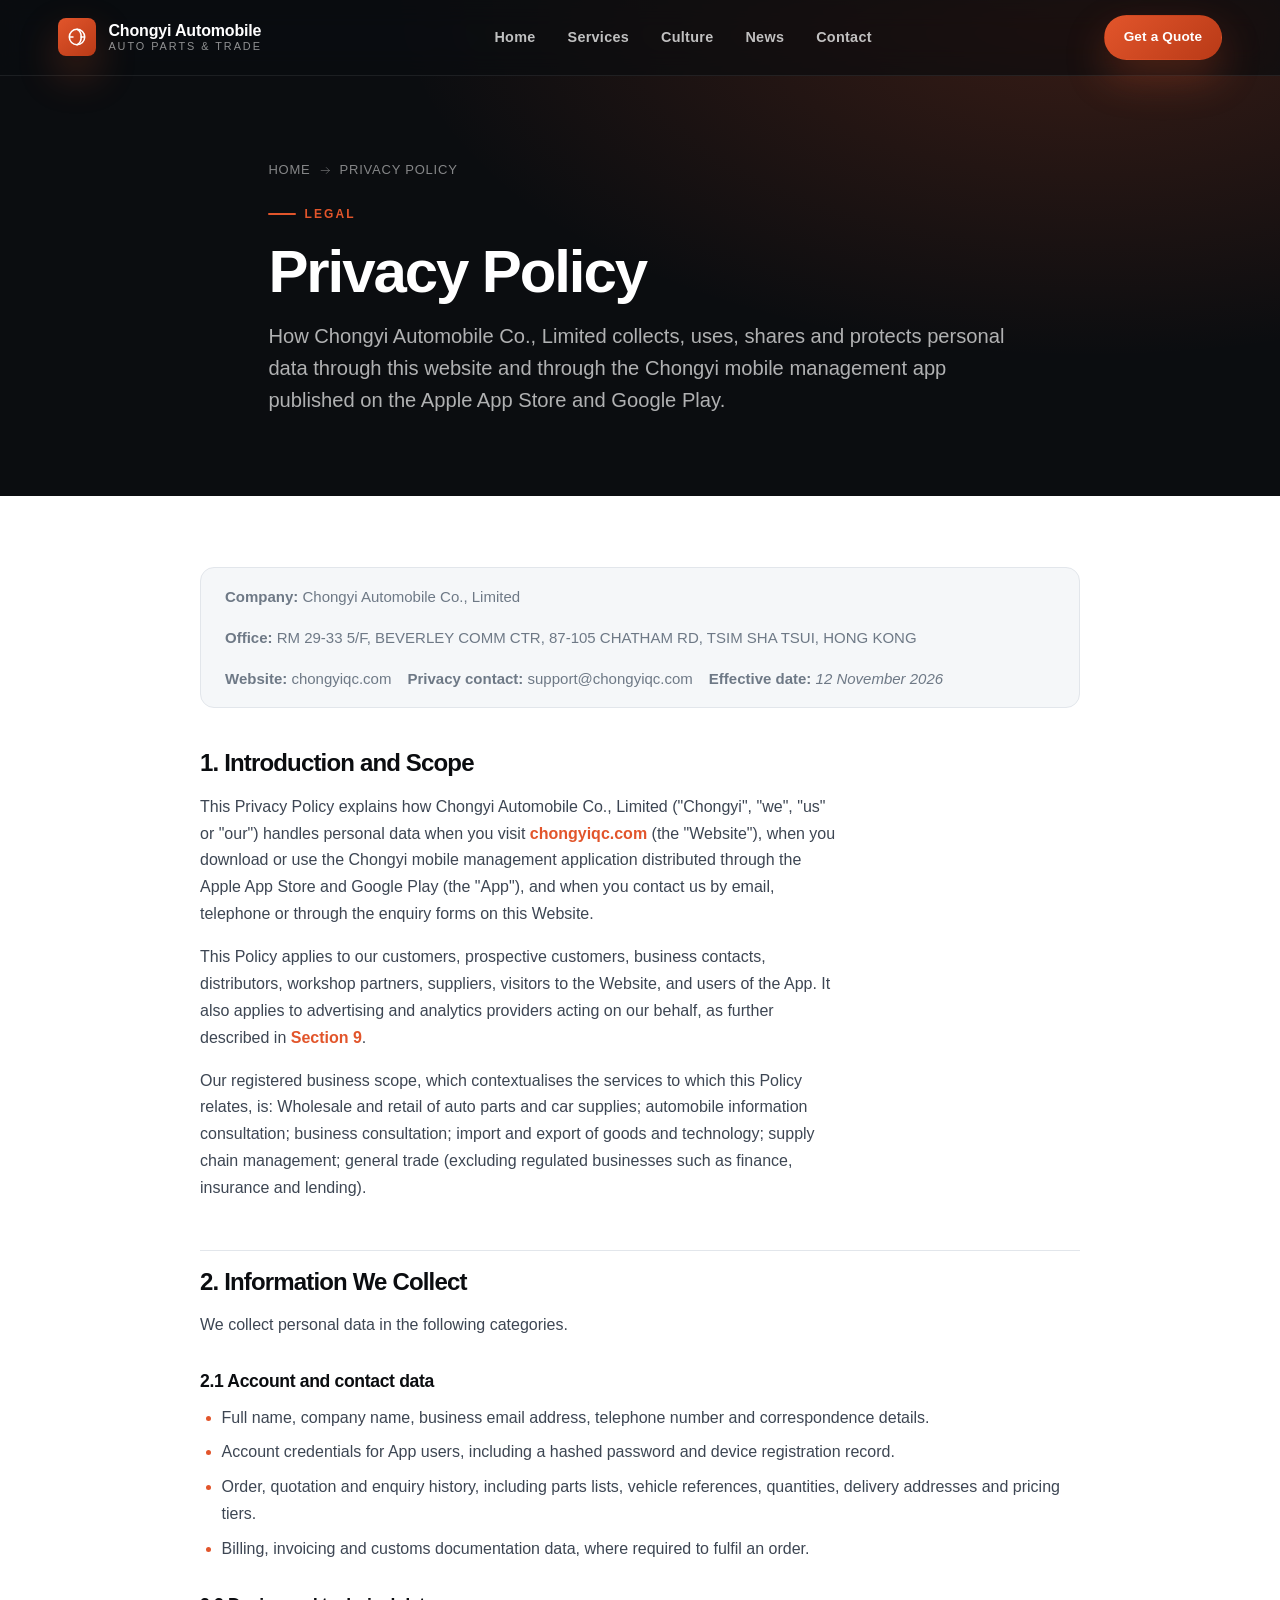
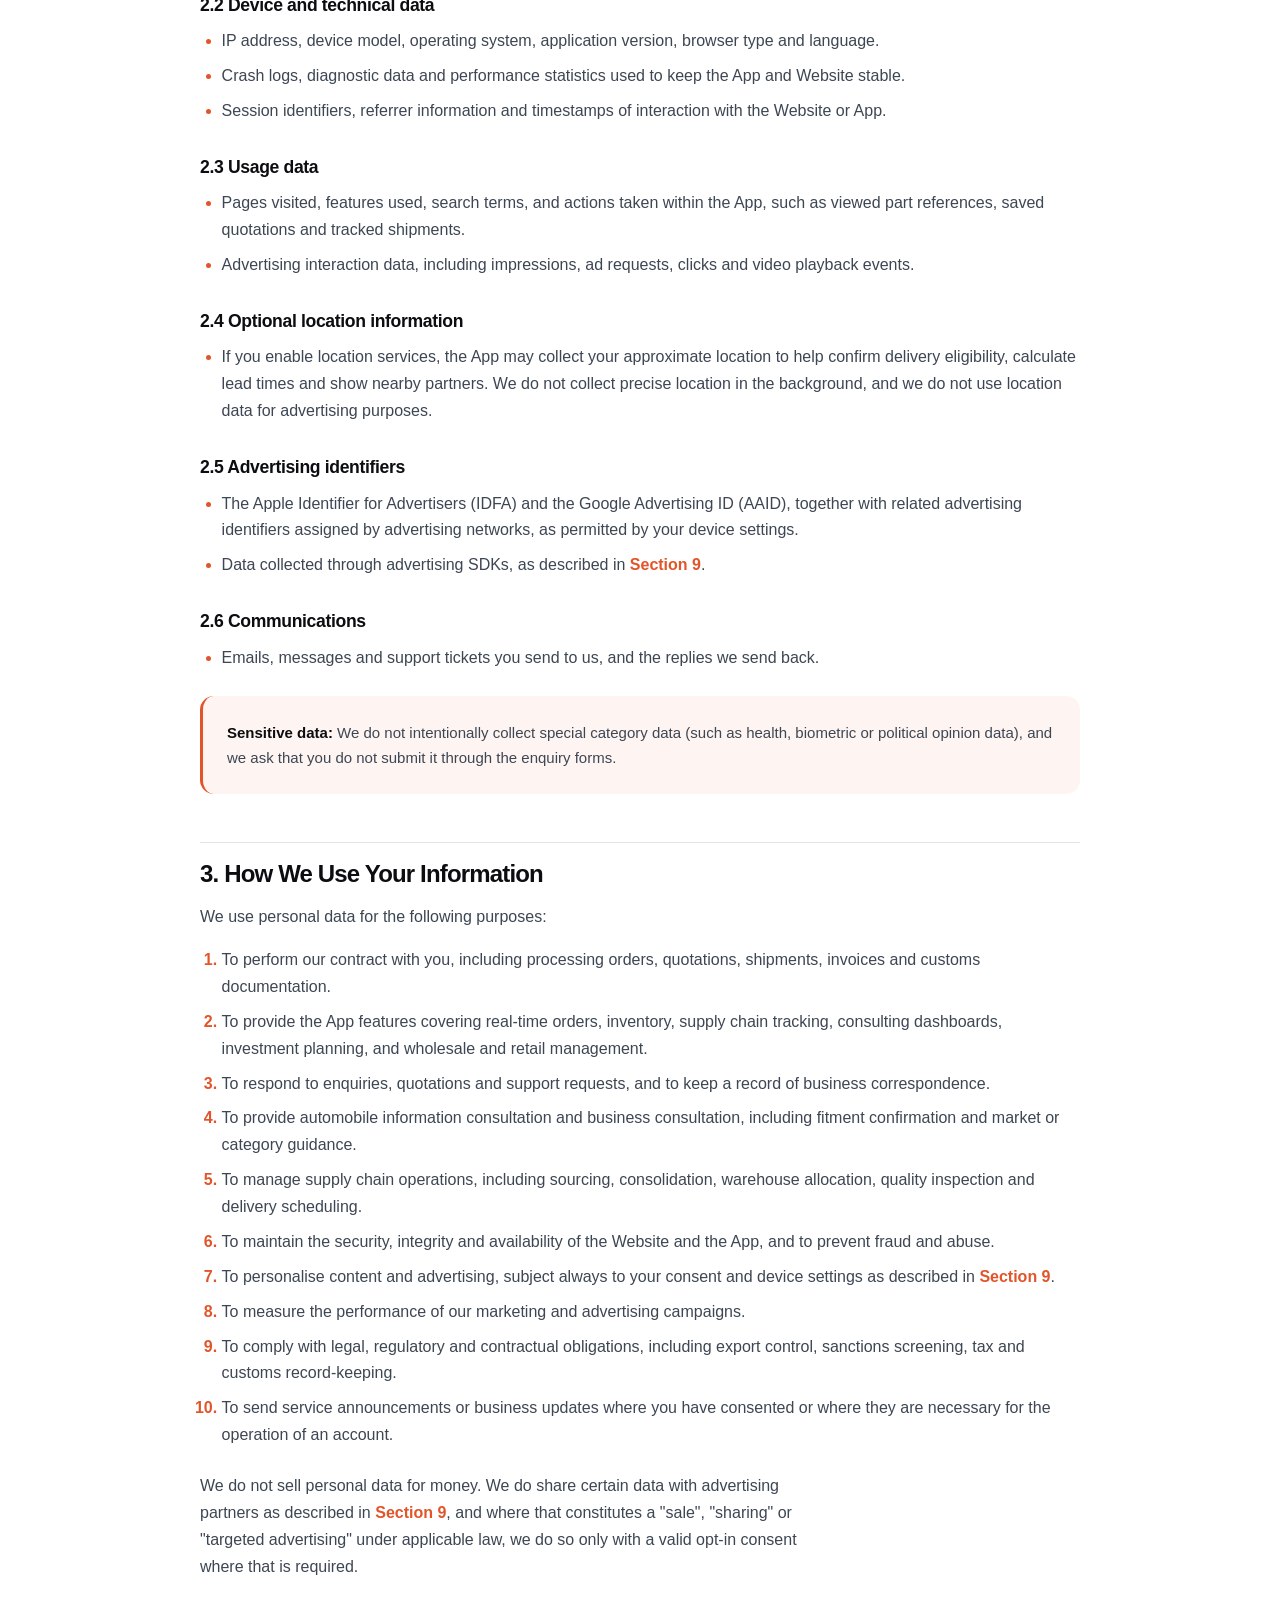
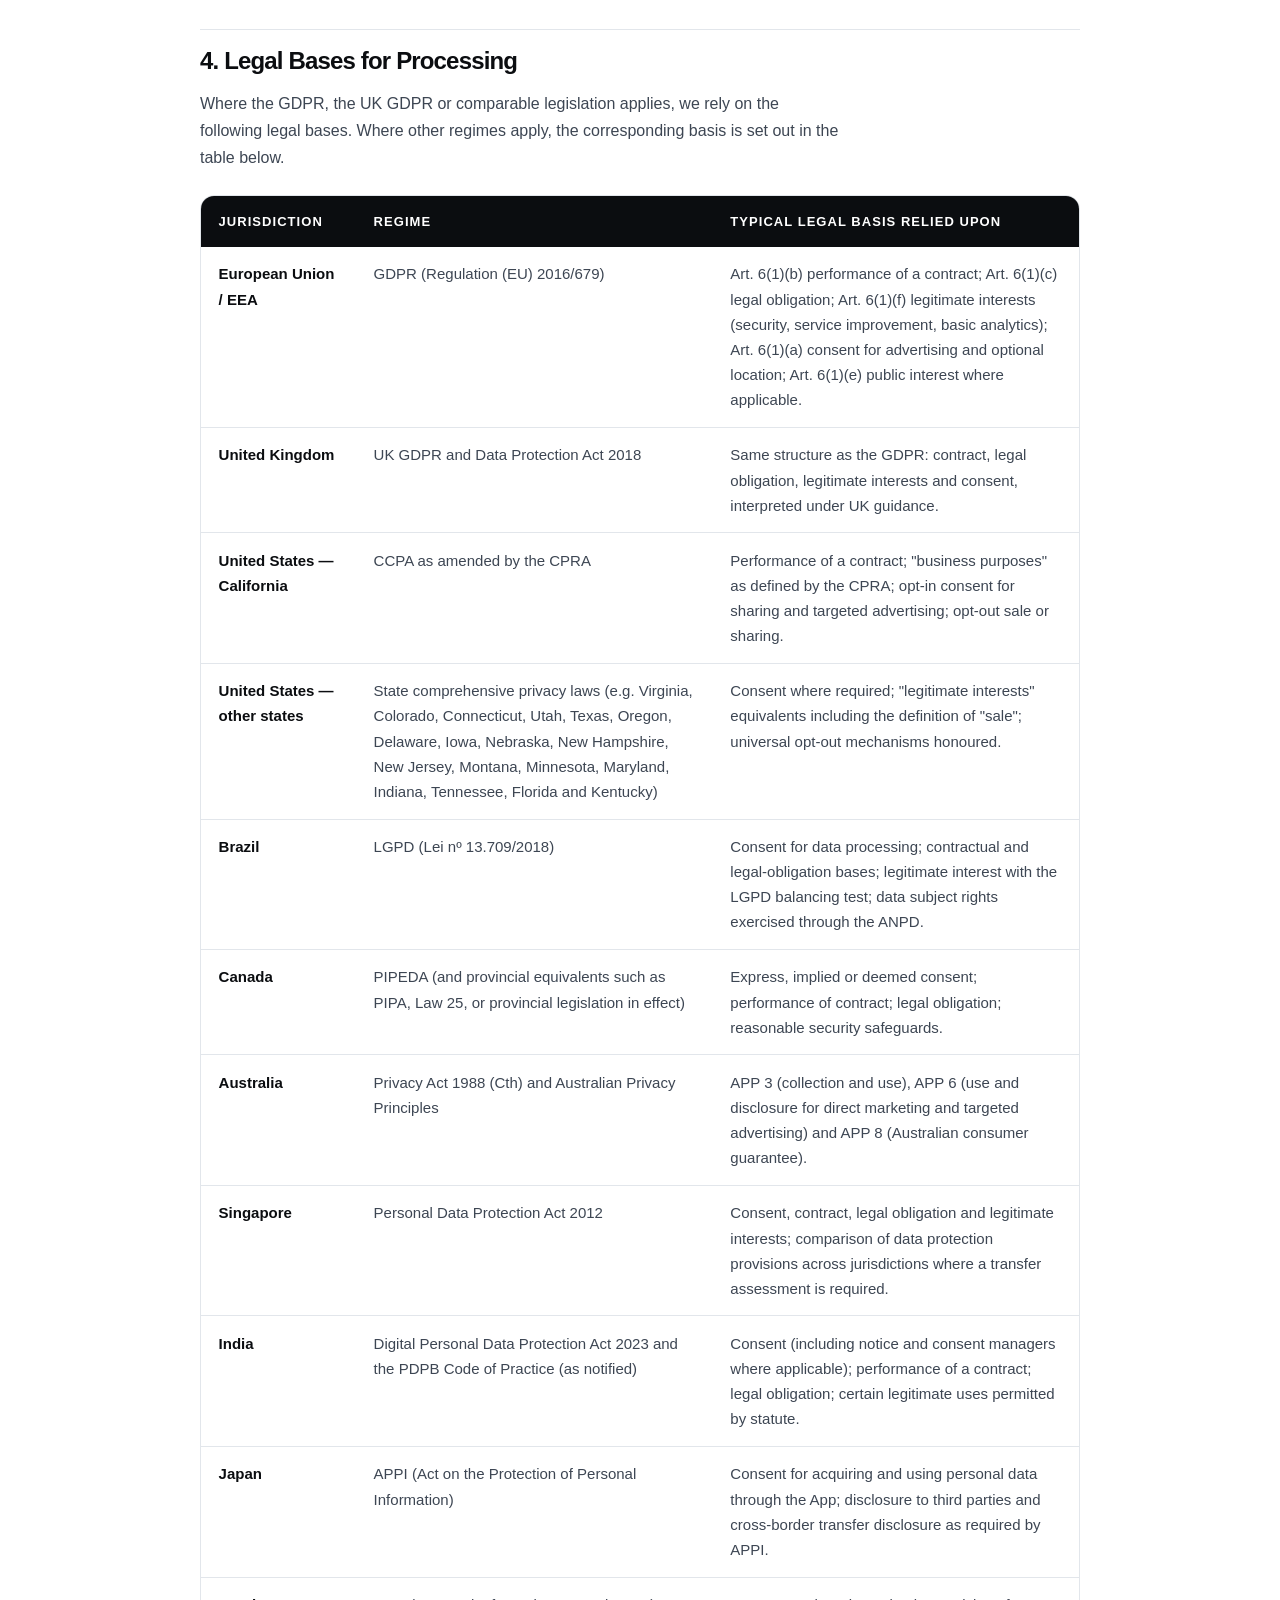
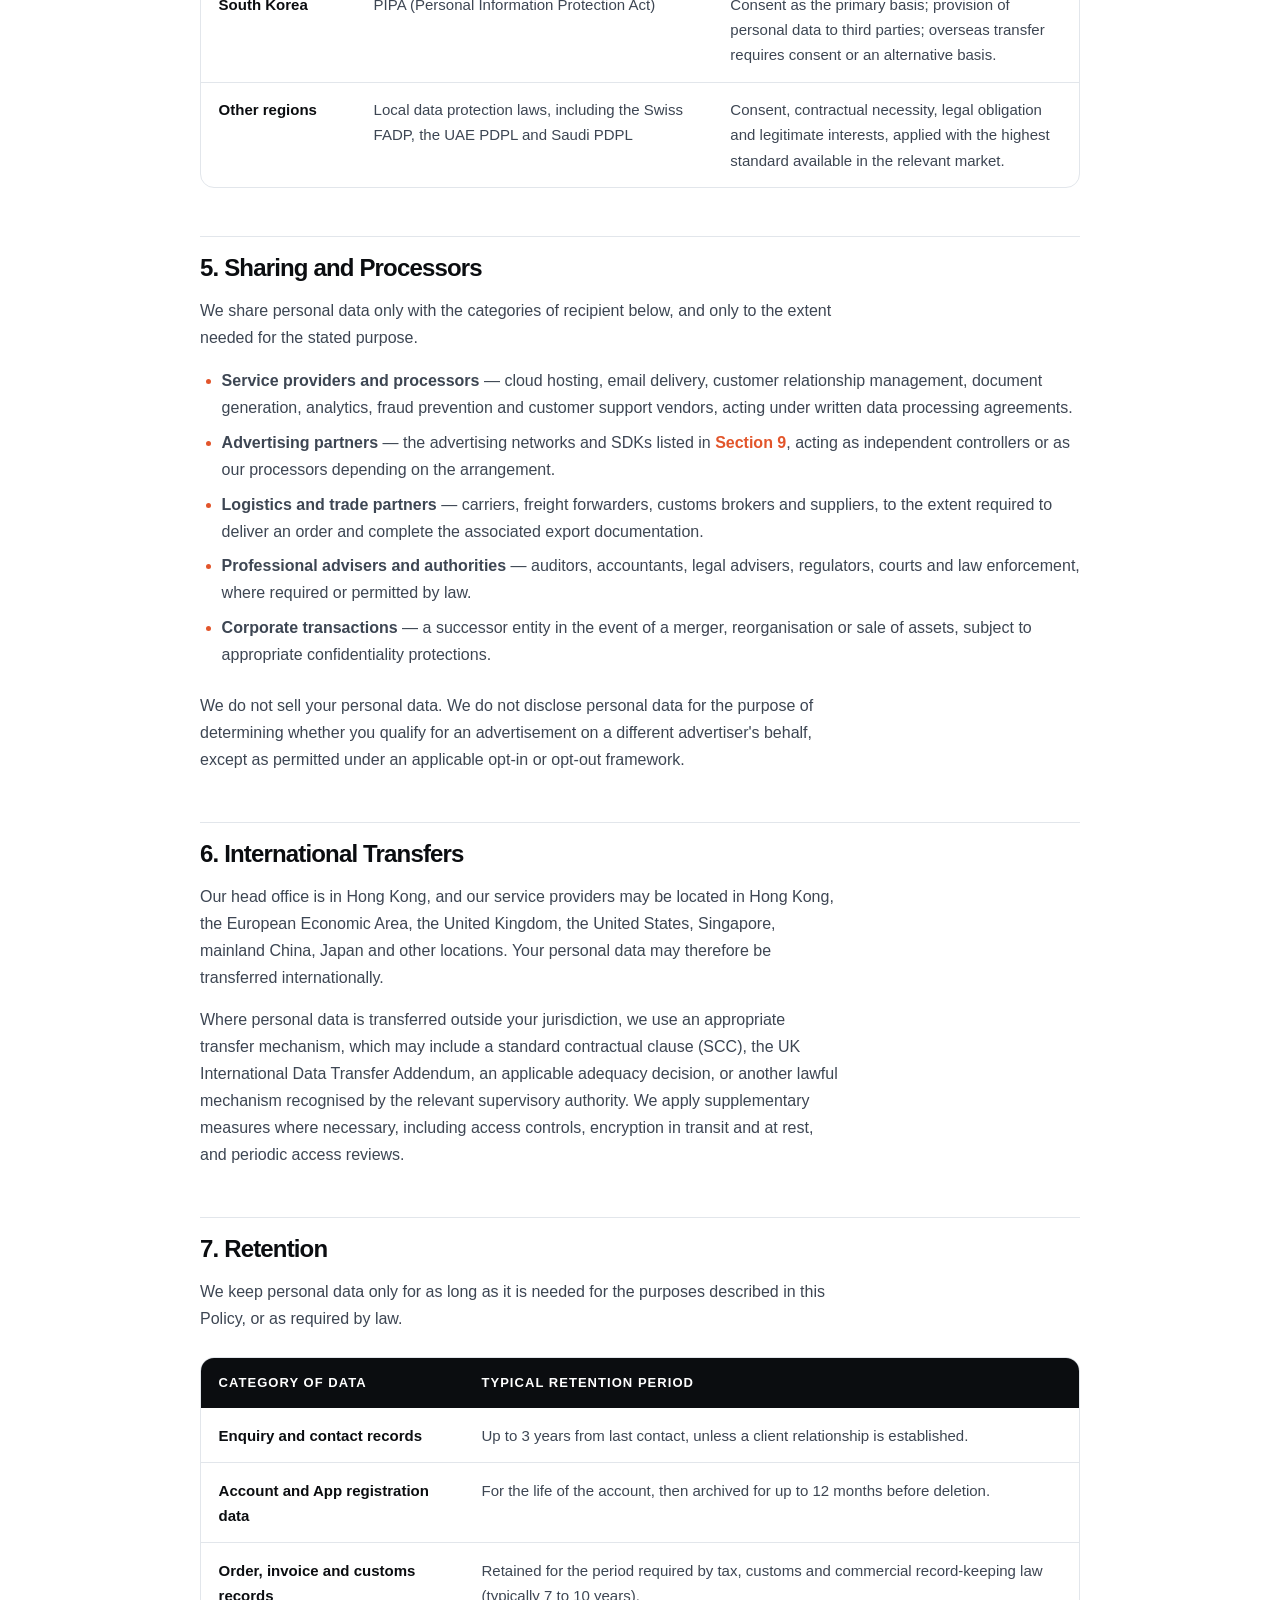
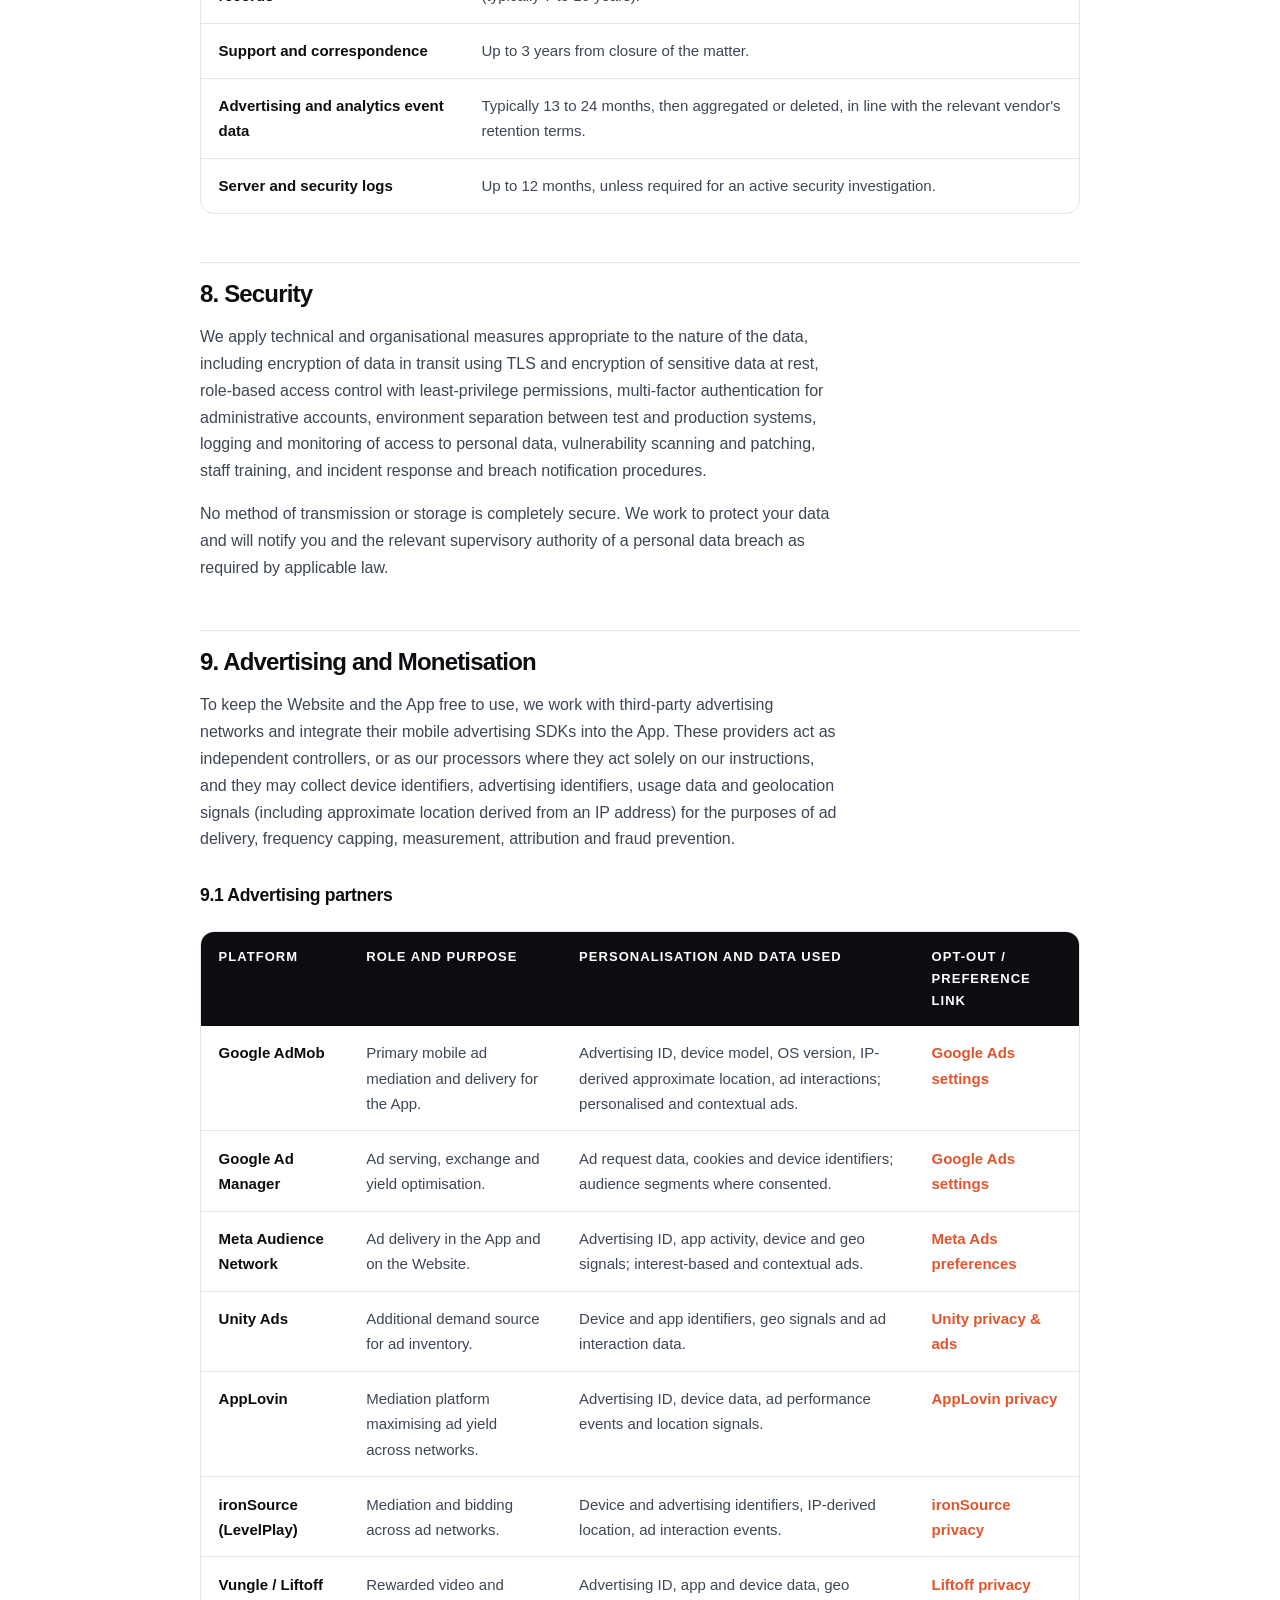
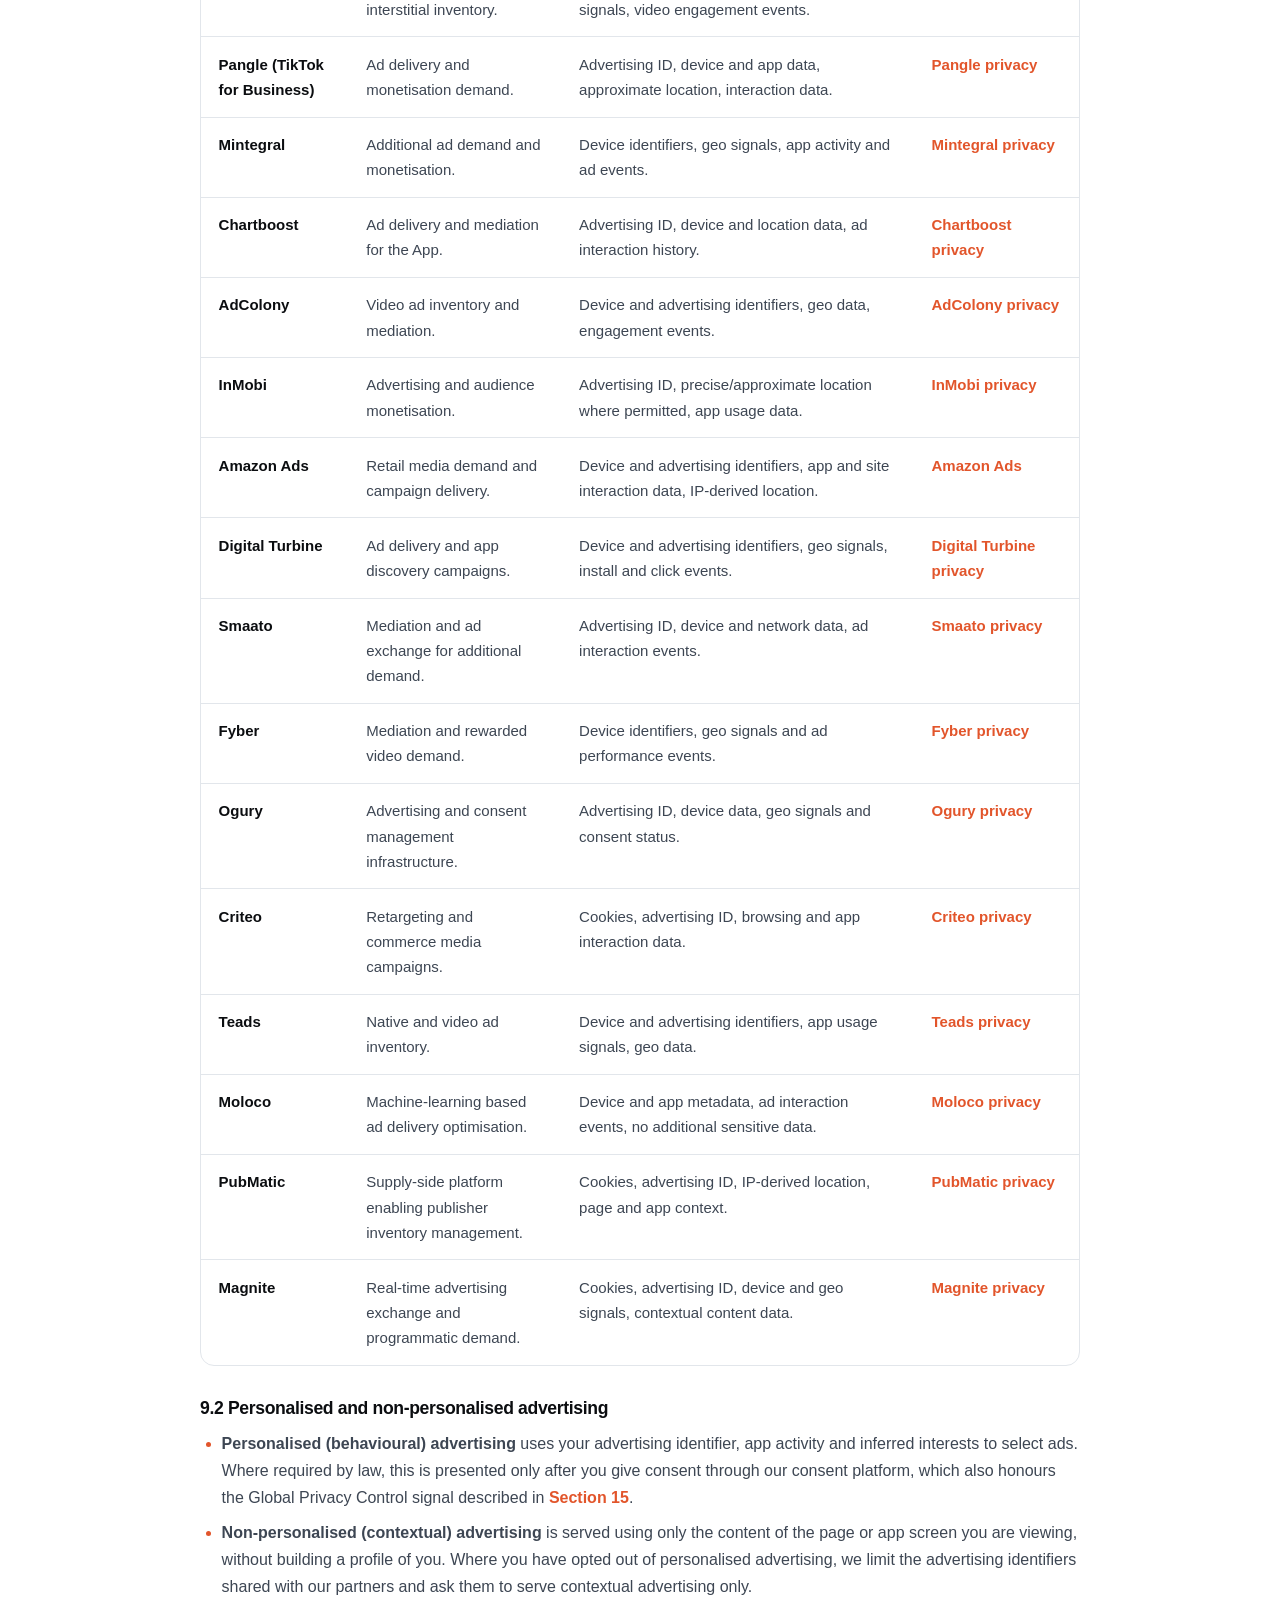
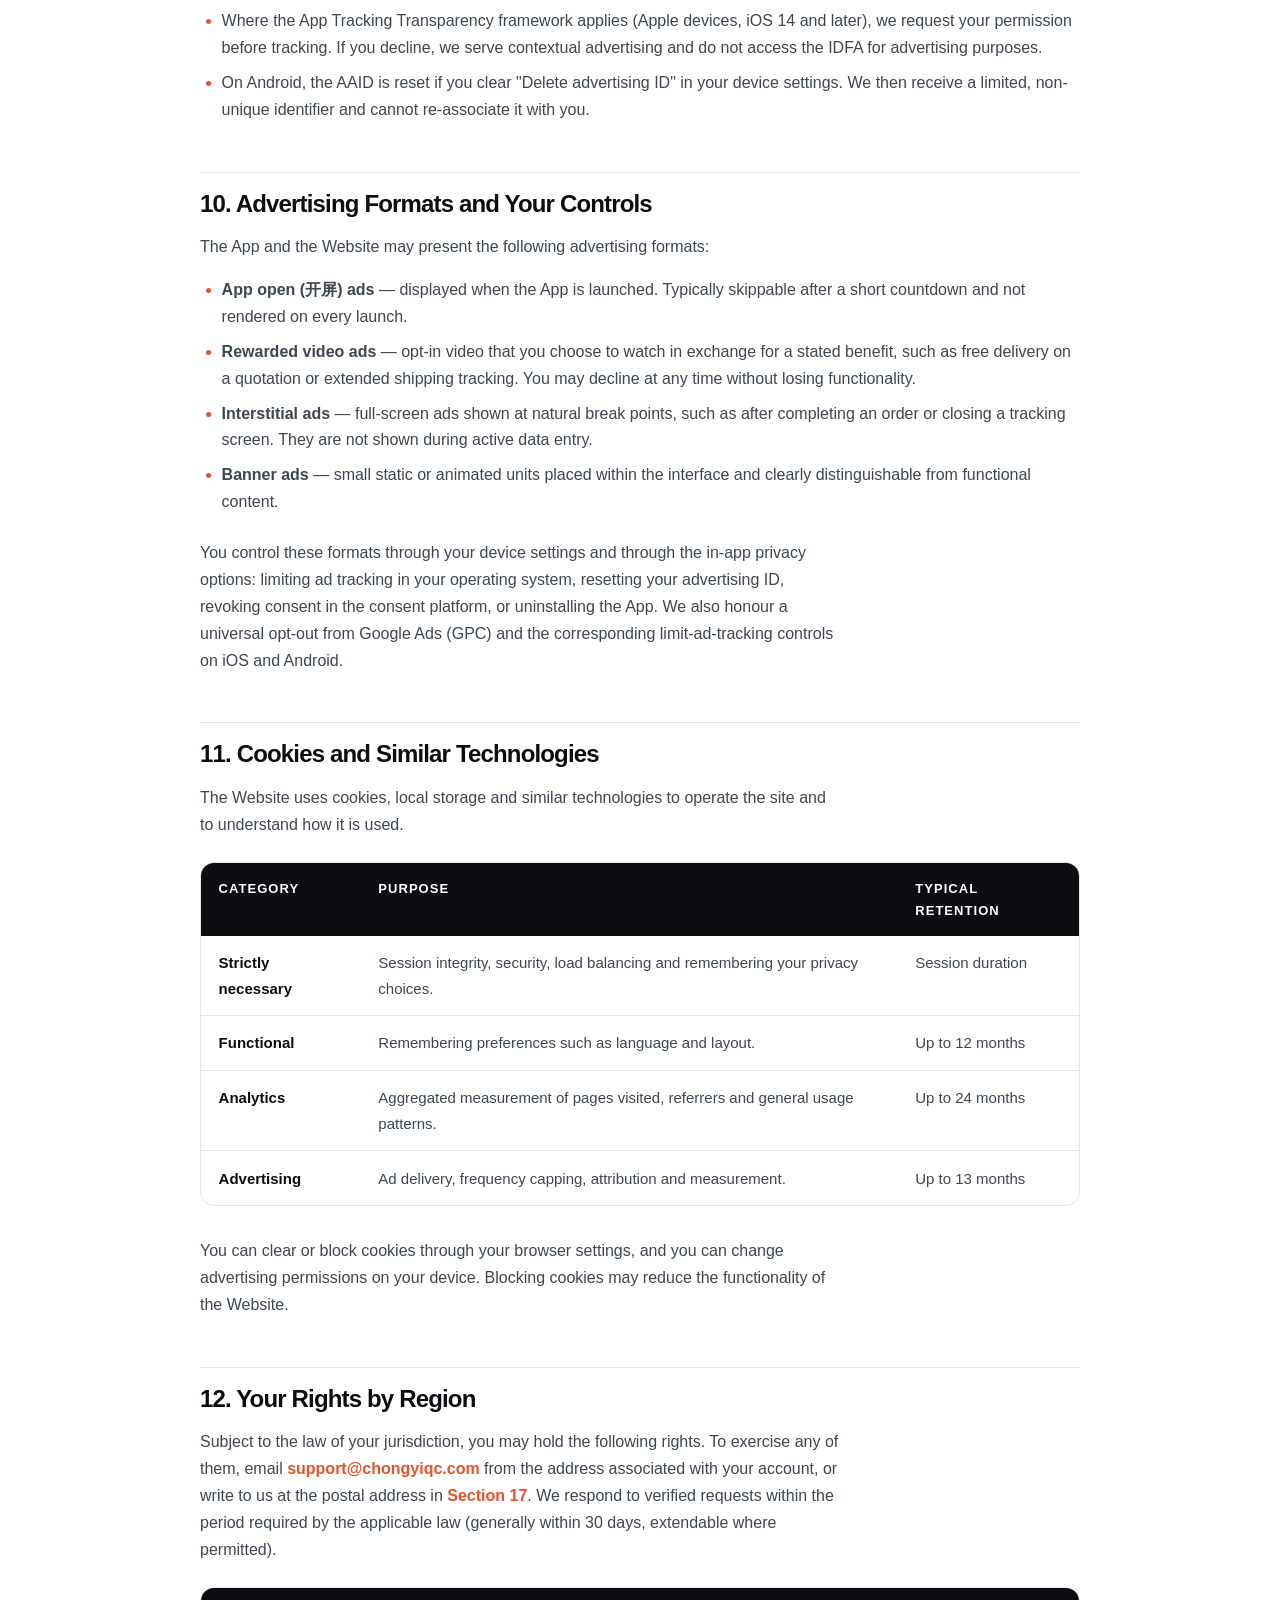
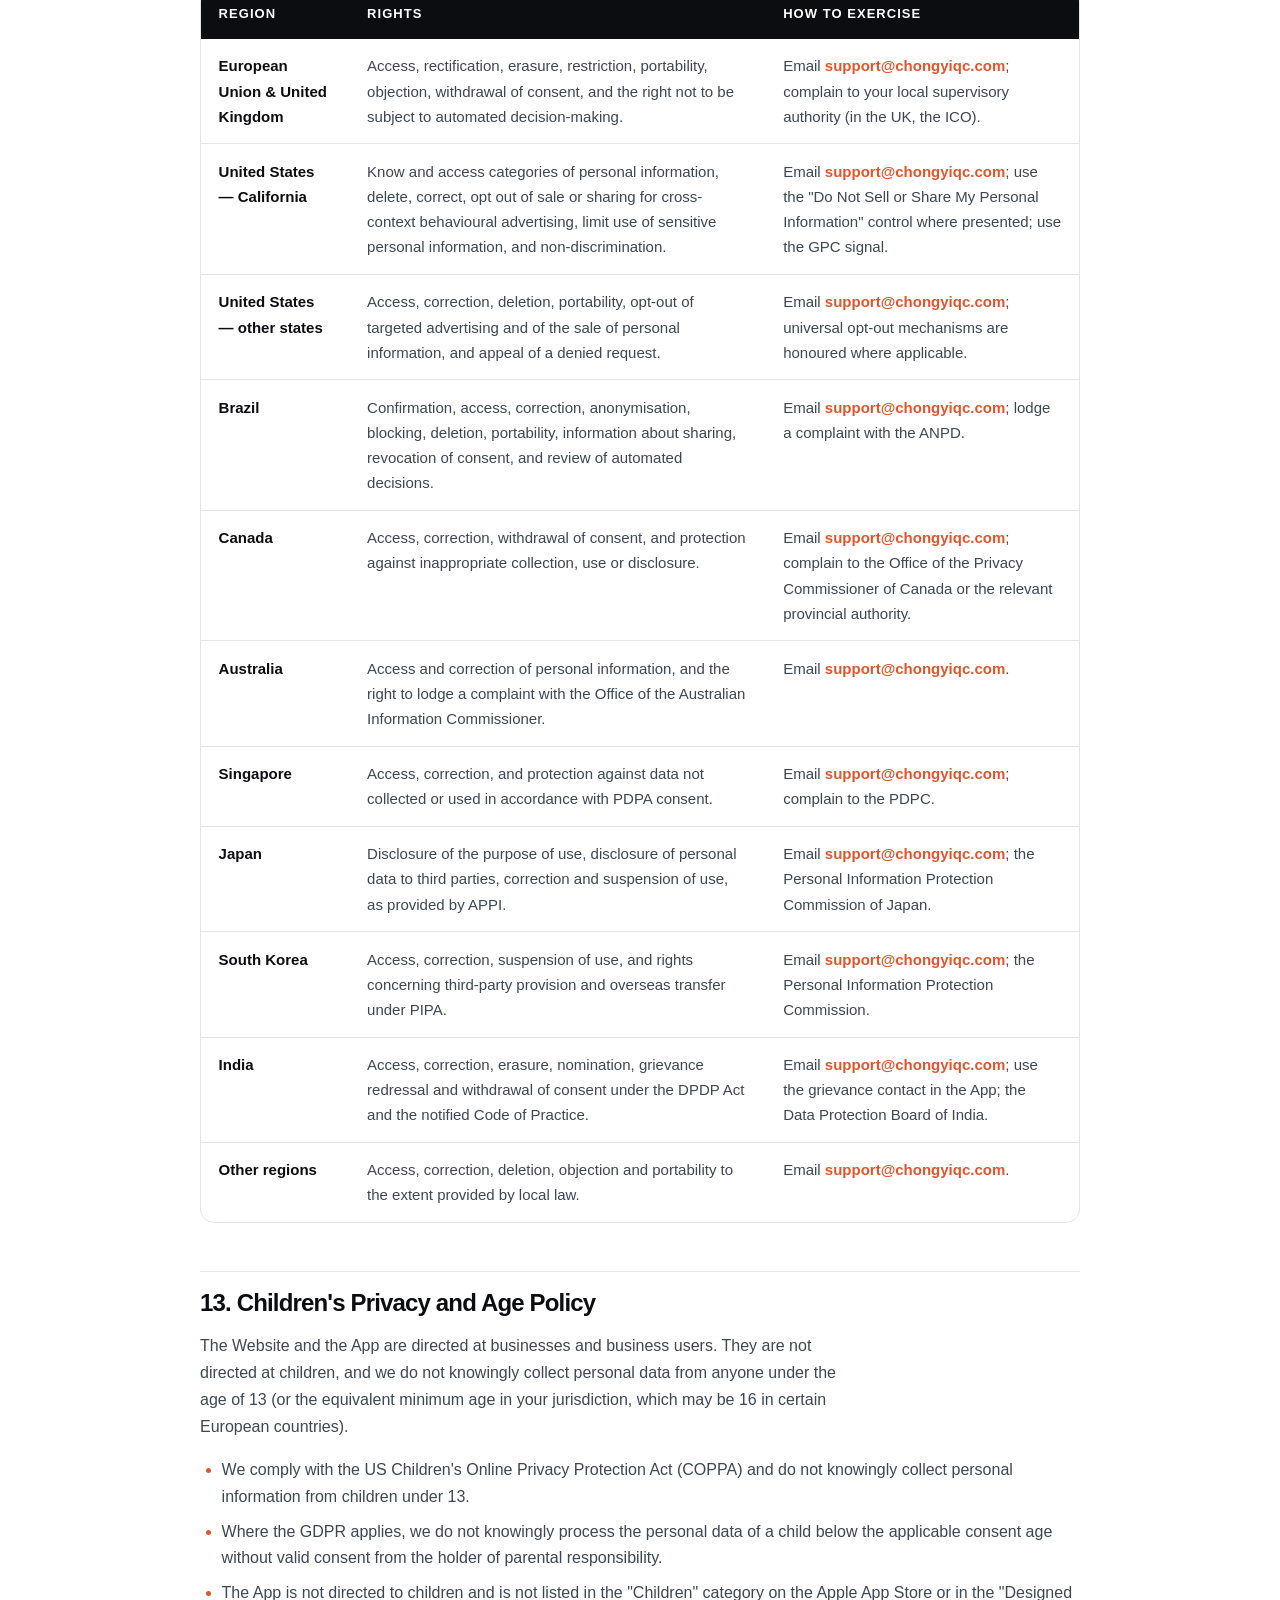
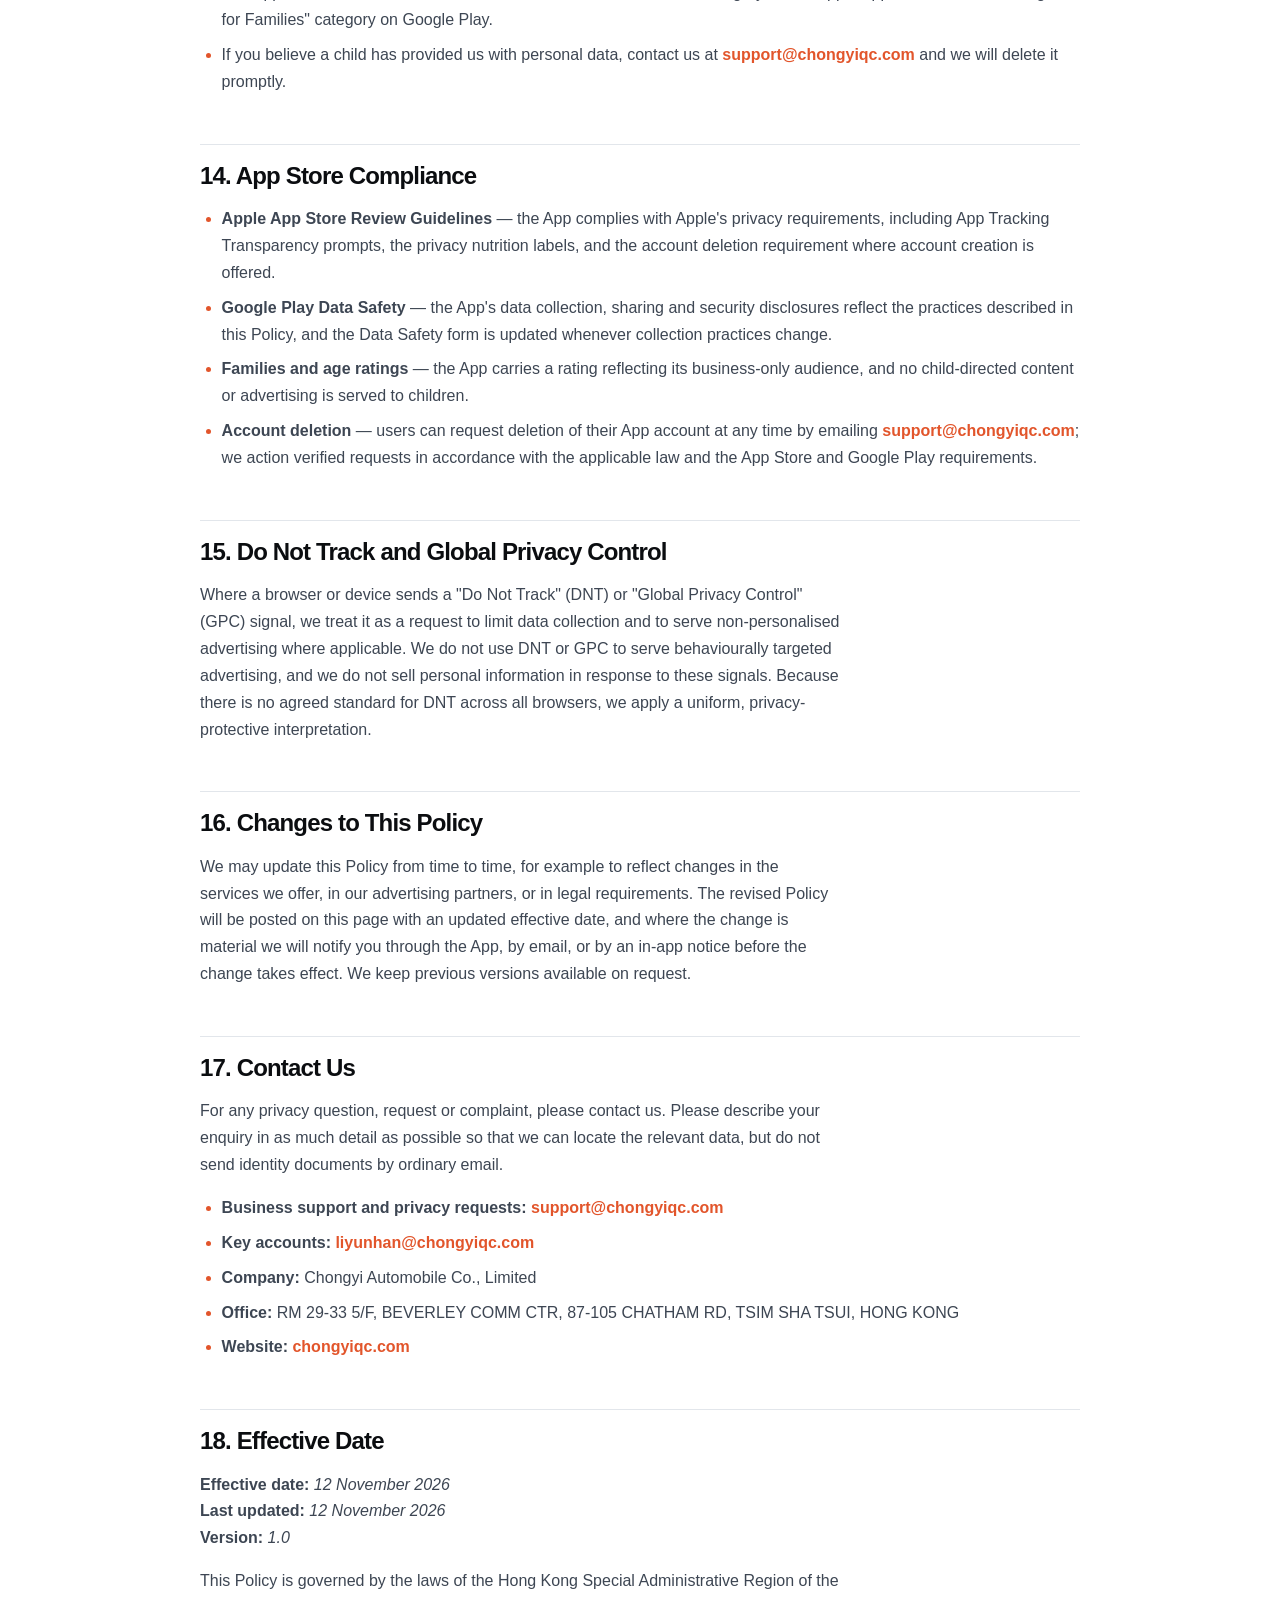
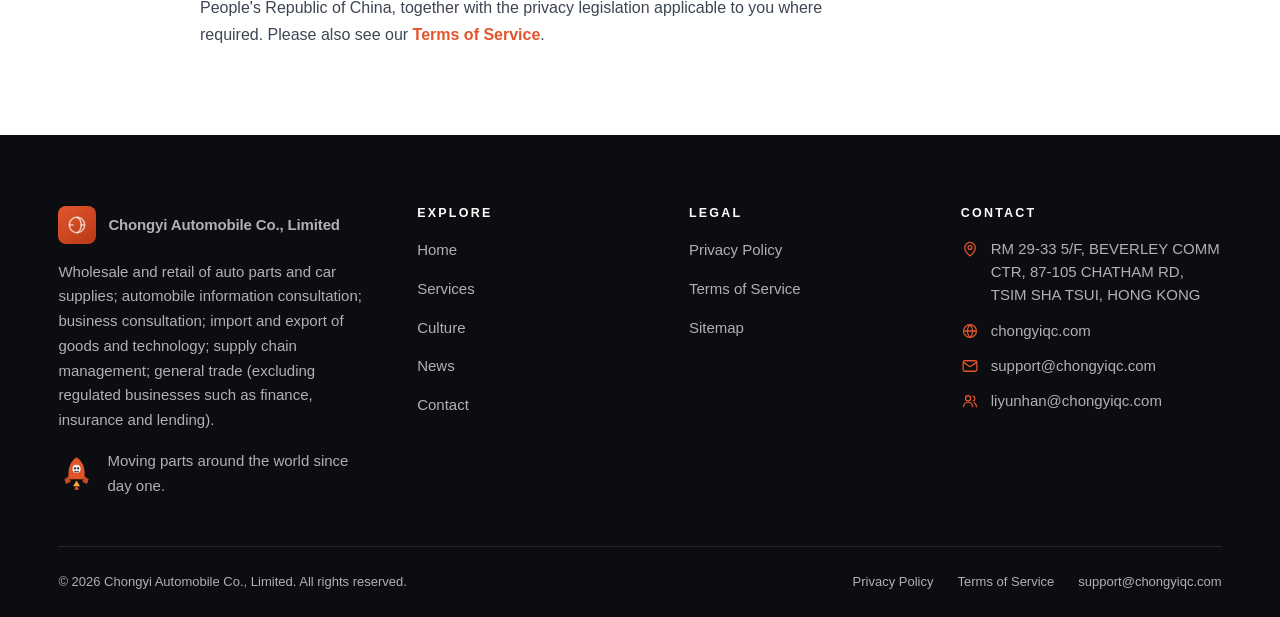
<file: privacy.html>
<!DOCTYPE html>
<html lang="en">
<head>
<meta charset="UTF-8">
<meta name="viewport" content="width=device-width, initial-scale=1">
<title>Privacy Policy — Chongyi Automobile Co., Limited</title>
<meta name="description" content="How Chongyi Automobile Co., Limited collects, uses, shares and protects personal data across its website, mobile management app and advertising partners, including GDPR, UK GDPR, CCPA/CPRA, LGPD, PIPEDA and APPI rights.">
<link rel="canonical" href="https://chongyiqc.com/privacy.html">
<meta property="og:site_name" content="Chongyi Automobile Co., Limited">
<meta property="og:title" content="Privacy Policy — Chongyi Automobile Co., Limited">
<meta property="og:description" content="Privacy policy for the Chongyi website and mobile management app.">
<meta property="og:type" content="website">
<meta property="og:url" content="https://chongyiqc.com/privacy.html">
<meta property="og:image" content="https://chongyiqc.com/images/hero.png">
<meta name="twitter:card" content="summary_large_image">
<meta name="twitter:title" content="Privacy Policy — Chongyi Automobile Co., Limited">
<meta name="twitter:description" content="Privacy policy for the Chongyi website and mobile management app.">
<link rel="icon" href="images/sprite.svg" type="image/svg+xml">
<link rel="stylesheet" href="css/style.css">
</head>
<body data-page="legal">

<a class="skip-link" href="#main">Skip to content</a>
<header id="site-header"></header>

<main id="main">

  <section class="page-hero">
    <div class="container page-hero__inner">
      <nav class="breadcrumb" aria-label="Breadcrumb">
        <a href="/">Home</a>
        <svg aria-hidden="true"><use href="#arrow-right"></use></svg>
        <span>Privacy Policy</span>
      </nav>
      <span class="eyebrow">Legal</span>
      <h1>Privacy Policy</h1>
      <p class="lead">
        How Chongyi Automobile Co., Limited collects, uses, shares and protects personal data through
        this website and through the Chongyi mobile management app published on the Apple App Store
        and Google Play.
      </p>
    </div>
  </section>

  <article class="legal">

    <div class="legal__meta">
      <span><strong>Company:</strong> Chongyi Automobile Co., Limited</span>
      <span><strong>Office:</strong> RM 29-33 5/F, BEVERLEY COMM CTR, 87-105 CHATHAM RD, TSIM SHA TSUI, HONG KONG</span>
      <span><strong>Website:</strong> chongyiqc.com</span>
      <span><strong>Privacy contact:</strong> support@chongyiqc.com</span>
      <span><strong>Effective date:</strong> <em>12 November 2026</em></span>
    </div>

    <h2>1. Introduction and Scope</h2>
    <p>
      This Privacy Policy explains how Chongyi Automobile Co., Limited ("Chongyi", "we", "us" or "our")
      handles personal data when you visit <a href="https://chongyiqc.com/">chongyiqc.com</a> (the
      "Website"), when you download or use the Chongyi mobile management application distributed through
      the Apple App Store and Google Play (the "App"), and when you contact us by email, telephone or
      through the enquiry forms on this Website.
    </p>
    <p>
      This Policy applies to our customers, prospective customers, business contacts, distributors,
      workshop partners, suppliers, visitors to the Website, and users of the App. It also applies to
      advertising and analytics providers acting on our behalf, as further described in
      <a href="#section-9">Section 9</a>.
    </p>
    <p>
      Our registered business scope, which contextualises the services to which this Policy relates, is:
      Wholesale and retail of auto parts and car supplies; automobile information consultation;
      business consultation; import and export of goods and technology; supply chain management;
      general trade (excluding regulated businesses such as finance, insurance and lending).
    </p>

    <h2>2. Information We Collect</h2>
    <p>We collect personal data in the following categories.</p>

    <h3>2.1 Account and contact data</h3>
    <ul>
      <li>Full name, company name, business email address, telephone number and correspondence details.</li>
      <li>Account credentials for App users, including a hashed password and device registration record.</li>
      <li>Order, quotation and enquiry history, including parts lists, vehicle references, quantities, delivery addresses and pricing tiers.</li>
      <li>Billing, invoicing and customs documentation data, where required to fulfil an order.</li>
    </ul>

    <h3>2.2 Device and technical data</h3>
    <ul>
      <li>IP address, device model, operating system, application version, browser type and language.</li>
      <li>Crash logs, diagnostic data and performance statistics used to keep the App and Website stable.</li>
      <li>Session identifiers, referrer information and timestamps of interaction with the Website or App.</li>
    </ul>

    <h3>2.3 Usage data</h3>
    <ul>
      <li>Pages visited, features used, search terms, and actions taken within the App, such as viewed part references, saved quotations and tracked shipments.</li>
      <li>Advertising interaction data, including impressions, ad requests, clicks and video playback events.</li>
    </ul>

    <h3>2.4 Optional location information</h3>
    <ul>
      <li>
        If you enable location services, the App may collect your approximate location to help
        confirm delivery eligibility, calculate lead times and show nearby partners. We do not collect
        precise location in the background, and we do not use location data for advertising purposes.
      </li>
    </ul>

    <h3>2.5 Advertising identifiers</h3>
    <ul>
      <li>
        The Apple Identifier for Advertisers (IDFA) and the Google Advertising ID (AAID), together with
        related advertising identifiers assigned by advertising networks, as permitted by your device settings.
      </li>
      <li>Data collected through advertising SDKs, as described in <a href="#section-9">Section 9</a>.</li>
    </ul>

    <h3>2.6 Communications</h3>
    <ul>
      <li>Emails, messages and support tickets you send to us, and the replies we send back.</li>
    </ul>

    <div class="legal__note">
      <strong>Sensitive data:</strong> We do not intentionally collect special category data
      (such as health, biometric or political opinion data), and we ask that you do not submit it
      through the enquiry forms.
    </div>

    <h2>3. How We Use Your Information</h2>
    <p>We use personal data for the following purposes:</p>
    <ol>
      <li>To perform our contract with you, including processing orders, quotations, shipments, invoices and customs documentation.</li>
      <li>To provide the App features covering real-time orders, inventory, supply chain tracking, consulting dashboards, investment planning, and wholesale and retail management.</li>
      <li>To respond to enquiries, quotations and support requests, and to keep a record of business correspondence.</li>
      <li>To provide automobile information consultation and business consultation, including fitment confirmation and market or category guidance.</li>
      <li>To manage supply chain operations, including sourcing, consolidation, warehouse allocation, quality inspection and delivery scheduling.</li>
      <li>To maintain the security, integrity and availability of the Website and the App, and to prevent fraud and abuse.</li>
      <li>To personalise content and advertising, subject always to your consent and device settings as described in <a href="#section-9">Section 9</a>.</li>
      <li>To measure the performance of our marketing and advertising campaigns.</li>
      <li>To comply with legal, regulatory and contractual obligations, including export control, sanctions screening, tax and customs record-keeping.</li>
      <li>To send service announcements or business updates where you have consented or where they are necessary for the operation of an account.</li>
    </ol>
    <p>
      We do not sell personal data for money. We do share certain data with advertising partners as
      described in <a href="#section-9">Section 9</a>, and where that constitutes a "sale", "sharing"
      or "targeted advertising" under applicable law, we do so only with a valid opt-in consent where
      that is required.
    </p>

    <h2>4. Legal Bases for Processing</h2>
    <p>
      Where the GDPR, the UK GDPR or comparable legislation applies, we rely on the following legal
      bases. Where other regimes apply, the corresponding basis is set out in the table below.
    </p>

    <div class="table-wrap">
      <table class="data-table">
        <thead>
          <tr>
            <th>Jurisdiction</th>
            <th>Regime</th>
            <th>Typical legal basis relied upon</th>
          </tr>
        </thead>
        <tbody>
          <tr>
            <td><strong>European Union / EEA</strong></td>
            <td>GDPR (Regulation (EU) 2016/679)</td>
            <td>Art. 6(1)(b) performance of a contract; Art. 6(1)(c) legal obligation; Art. 6(1)(f) legitimate interests (security, service improvement, basic analytics); Art. 6(1)(a) consent for advertising and optional location; Art. 6(1)(e) public interest where applicable.</td>
          </tr>
          <tr>
            <td><strong>United Kingdom</strong></td>
            <td>UK GDPR and Data Protection Act 2018</td>
            <td>Same structure as the GDPR: contract, legal obligation, legitimate interests and consent, interpreted under UK guidance.</td>
          </tr>
          <tr>
            <td><strong>United States — California</strong></td>
            <td>CCPA as amended by the CPRA</td>
            <td>Performance of a contract; "business purposes" as defined by the CPRA; opt-in consent for sharing and targeted advertising; opt-out sale or sharing.</td>
          </tr>
          <tr>
            <td><strong>United States — other states</strong></td>
            <td>State comprehensive privacy laws (e.g. Virginia, Colorado, Connecticut, Utah, Texas, Oregon, Delaware, Iowa, Nebraska, New Hampshire, New Jersey, Montana, Minnesota, Maryland, Indiana, Tennessee, Florida and Kentucky)</td>
            <td>Consent where required; "legitimate interests" equivalents including the definition of "sale"; universal opt-out mechanisms honoured.</td>
          </tr>
          <tr>
            <td><strong>Brazil</strong></td>
            <td>LGPD (Lei nº 13.709/2018)</td>
            <td>Consent for data processing; contractual and legal-obligation bases; legitimate interest with the LGPD balancing test; data subject rights exercised through the ANPD.</td>
          </tr>
          <tr>
            <td><strong>Canada</strong></td>
            <td>PIPEDA (and provincial equivalents such as PIPA, Law 25, or provincial legislation in effect)</td>
            <td>Express, implied or deemed consent; performance of contract; legal obligation; reasonable security safeguards.</td>
          </tr>
          <tr>
            <td><strong>Australia</strong></td>
            <td>Privacy Act 1988 (Cth) and Australian Privacy Principles</td>
            <td>APP 3 (collection and use), APP 6 (use and disclosure for direct marketing and targeted advertising) and APP 8 (Australian consumer guarantee).</td>
          </tr>
          <tr>
            <td><strong>Singapore</strong></td>
            <td>Personal Data Protection Act 2012</td>
            <td>Consent, contract, legal obligation and legitimate interests; comparison of data protection provisions across jurisdictions where a transfer assessment is required.</td>
          </tr>
          <tr>
            <td><strong>India</strong></td>
            <td>Digital Personal Data Protection Act 2023 and the PDPB Code of Practice (as notified)</td>
            <td>Consent (including notice and consent managers where applicable); performance of a contract; legal obligation; certain legitimate uses permitted by statute.</td>
          </tr>
          <tr>
            <td><strong>Japan</strong></td>
            <td>APPI (Act on the Protection of Personal Information)</td>
            <td>Consent for acquiring and using personal data through the App; disclosure to third parties and cross-border transfer disclosure as required by APPI.</td>
          </tr>
          <tr>
            <td><strong>South Korea</strong></td>
            <td>PIPA (Personal Information Protection Act)</td>
            <td>Consent as the primary basis; provision of personal data to third parties; overseas transfer requires consent or an alternative basis.</td>
          </tr>
          <tr>
            <td><strong>Other regions</strong></td>
            <td>Local data protection laws, including the Swiss FADP, the UAE PDPL and Saudi PDPL</td>
            <td>Consent, contractual necessity, legal obligation and legitimate interests, applied with the highest standard available in the relevant market.</td>
          </tr>
        </tbody>
      </table>
    </div>

    <h2>5. Sharing and Processors</h2>
    <p>We share personal data only with the categories of recipient below, and only to the extent needed for the stated purpose.</p>
    <ul>
      <li><strong>Service providers and processors</strong> — cloud hosting, email delivery, customer relationship management, document generation, analytics, fraud prevention and customer support vendors, acting under written data processing agreements.</li>
      <li><strong>Advertising partners</strong> — the advertising networks and SDKs listed in <a href="#section-9">Section 9</a>, acting as independent controllers or as our processors depending on the arrangement.</li>
      <li><strong>Logistics and trade partners</strong> — carriers, freight forwarders, customs brokers and suppliers, to the extent required to deliver an order and complete the associated export documentation.</li>
      <li><strong>Professional advisers and authorities</strong> — auditors, accountants, legal advisers, regulators, courts and law enforcement, where required or permitted by law.</li>
      <li><strong>Corporate transactions</strong> — a successor entity in the event of a merger, reorganisation or sale of assets, subject to appropriate confidentiality protections.</li>
    </ul>
    <p>
      We do not sell your personal data. We do not disclose personal data for the purpose of
      determining whether you qualify for an advertisement on a different advertiser's behalf, except
      as permitted under an applicable opt-in or opt-out framework.
    </p>

    <h2>6. International Transfers</h2>
    <p>
      Our head office is in Hong Kong, and our service providers may be located in Hong Kong, the
      European Economic Area, the United Kingdom, the United States, Singapore, mainland China, Japan
      and other locations. Your personal data may therefore be transferred internationally.
    </p>
    <p>
      Where personal data is transferred outside your jurisdiction, we use an appropriate transfer
      mechanism, which may include a standard contractual clause (SCC), the UK International Data
      Transfer Addendum, an applicable adequacy decision, or another lawful mechanism recognised by
      the relevant supervisory authority. We apply supplementary measures where necessary, including
      access controls, encryption in transit and at rest, and periodic access reviews.
    </p>

    <h2>7. Retention</h2>
    <p>We keep personal data only for as long as it is needed for the purposes described in this Policy, or as required by law.</p>
    <div class="table-wrap">
      <table class="data-table">
        <thead>
          <tr>
            <th>Category of data</th>
            <th>Typical retention period</th>
          </tr>
        </thead>
        <tbody>
          <tr><td><strong>Enquiry and contact records</strong></td><td>Up to 3 years from last contact, unless a client relationship is established.</td></tr>
          <tr><td><strong>Account and App registration data</strong></td><td>For the life of the account, then archived for up to 12 months before deletion.</td></tr>
          <tr><td><strong>Order, invoice and customs records</strong></td><td>Retained for the period required by tax, customs and commercial record-keeping law (typically 7 to 10 years).</td></tr>
          <tr><td><strong>Support and correspondence</strong></td><td>Up to 3 years from closure of the matter.</td></tr>
          <tr><td><strong>Advertising and analytics event data</strong></td><td>Typically 13 to 24 months, then aggregated or deleted, in line with the relevant vendor's retention terms.</td></tr>
          <tr><td><strong>Server and security logs</strong></td><td>Up to 12 months, unless required for an active security investigation.</td></tr>
        </tbody>
      </table>
    </div>

    <h2>8. Security</h2>
    <p>
      We apply technical and organisational measures appropriate to the nature of the data, including
      encryption of data in transit using TLS and encryption of sensitive data at rest, role-based
      access control with least-privilege permissions, multi-factor authentication for administrative
      accounts, environment separation between test and production systems, logging and monitoring of
      access to personal data, vulnerability scanning and patching, staff training, and incident
      response and breach notification procedures.
    </p>
    <p>
      No method of transmission or storage is completely secure. We work to protect your data and will
      notify you and the relevant supervisory authority of a personal data breach as required by
      applicable law.
    </p>

    <h2 id="section-9">9. Advertising and Monetisation</h2>
    <p>
      To keep the Website and the App free to use, we work with third-party advertising networks and
      integrate their mobile advertising SDKs into the App. These providers act as independent
      controllers, or as our processors where they act solely on our instructions, and they may
      collect device identifiers, advertising identifiers, usage data and geolocation signals
      (including approximate location derived from an IP address) for the purposes of ad delivery,
      frequency capping, measurement, attribution and fraud prevention.
    </p>

    <h3>9.1 Advertising partners</h3>
    <div class="table-wrap">
      <table class="data-table">
        <thead>
          <tr>
            <th>Platform</th>
            <th>Role and purpose</th>
            <th>Personalisation and data used</th>
            <th>Opt-out / preference link</th>
          </tr>
        </thead>
        <tbody>
          <tr><td><strong>Google AdMob</strong></td><td>Primary mobile ad mediation and delivery for the App.</td><td>Advertising ID, device model, OS version, IP-derived approximate location, ad interactions; personalised and contextual ads.</td><td><a href="https://www.google.com/settings/ads" rel="nofollow noopener" target="_blank">Google Ads settings</a></td></tr>
          <tr><td><strong>Google Ad Manager</strong></td><td>Ad serving, exchange and yield optimisation.</td><td>Ad request data, cookies and device identifiers; audience segments where consented.</td><td><a href="https://www.google.com/settings/ads" rel="nofollow noopener" target="_blank">Google Ads settings</a></td></tr>
          <tr><td><strong>Meta Audience Network</strong></td><td>Ad delivery in the App and on the Website.</td><td>Advertising ID, app activity, device and geo signals; interest-based and contextual ads.</td><td><a href="https://www.facebook.com/settings?tab=ads" rel="nofollow noopener" target="_blank">Meta Ads preferences</a></td></tr>
          <tr><td><strong>Unity Ads</strong></td><td>Additional demand source for ad inventory.</td><td>Device and app identifiers, geo signals and ad interaction data.</td><td><a href="https://unity.com/legal/privacy-ads" rel="nofollow noopener" target="_blank">Unity privacy &amp; ads</a></td></tr>
          <tr><td><strong>AppLovin</strong></td><td>Mediation platform maximising ad yield across networks.</td><td>Advertising ID, device data, ad performance events and location signals.</td><td><a href="https://www.applovin.com/privacy/" rel="nofollow noopener" target="_blank">AppLovin privacy</a></td></tr>
          <tr><td><strong>ironSource (LevelPlay)</strong></td><td>Mediation and bidding across ad networks.</td><td>Device and advertising identifiers, IP-derived location, ad interaction events.</td><td><a href="https://www.ironsrc.com/privacy/" rel="nofollow noopener" target="_blank">ironSource privacy</a></td></tr>
          <tr><td><strong>Vungle / Liftoff</strong></td><td>Rewarded video and interstitial inventory.</td><td>Advertising ID, app and device data, geo signals, video engagement events.</td><td><a href="https://vungle.com/privacy/" rel="nofollow noopener" target="_blank">Liftoff privacy</a></td></tr>
          <tr><td><strong>Pangle (TikTok for Business)</strong></td><td>Ad delivery and monetisation demand.</td><td>Advertising ID, device and app data, approximate location, interaction data.</td><td><a href="https://pangle.tiktok.com/en/privacy" rel="nofollow noopener" target="_blank">Pangle privacy</a></td></tr>
          <tr><td><strong>Mintegral</strong></td><td>Additional ad demand and monetisation.</td><td>Device identifiers, geo signals, app activity and ad events.</td><td><a href="https://www.mintegral.com/privacy" rel="nofollow noopener" target="_blank">Mintegral privacy</a></td></tr>
          <tr><td><strong>Chartboost</strong></td><td>Ad delivery and mediation for the App.</td><td>Advertising ID, device and location data, ad interaction history.</td><td><a href="https://chartboost.com/privacy/" rel="nofollow noopener" target="_blank">Chartboost privacy</a></td></tr>
          <tr><td><strong>AdColony</strong></td><td>Video ad inventory and mediation.</td><td>Device and advertising identifiers, geo data, engagement events.</td><td><a href="https://www.adcolony.com/privacy/" rel="nofollow noopener" target="_blank">AdColony privacy</a></td></tr>
          <tr><td><strong>InMobi</strong></td><td>Advertising and audience monetisation.</td><td>Advertising ID, precise/approximate location where permitted, app usage data.</td><td><a href="https://www.inmobi.com/legal/privacy" rel="nofollow noopener" target="_blank">InMobi privacy</a></td></tr>
          <tr><td><strong>Amazon Ads</strong></td><td>Retail media demand and campaign delivery.</td><td>Device and advertising identifiers, app and site interaction data, IP-derived location.</td><td><a href="https://advertising.amazon.com/" rel="nofollow noopener" target="_blank">Amazon Ads</a></td></tr>
          <tr><td><strong>Digital Turbine</strong></td><td>Ad delivery and app discovery campaigns.</td><td>Device and advertising identifiers, geo signals, install and click events.</td><td><a href="https://www.digitalturbine.com/privacy-policy/" rel="nofollow noopener" target="_blank">Digital Turbine privacy</a></td></tr>
          <tr><td><strong>Smaato</strong></td><td>Mediation and ad exchange for additional demand.</td><td>Advertising ID, device and network data, ad interaction events.</td><td><a href="https://www.smaato.com/privacy-policy/" rel="nofollow noopener" target="_blank">Smaato privacy</a></td></tr>
          <tr><td><strong>Fyber</strong></td><td>Mediation and rewarded video demand.</td><td>Device identifiers, geo signals and ad performance events.</td><td><a href="https://www.fyber.com/privacy-policy/" rel="nofollow noopener" target="_blank">Fyber privacy</a></td></tr>
          <tr><td><strong>Ogury</strong></td><td>Advertising and consent management infrastructure.</td><td>Advertising ID, device data, geo signals and consent status.</td><td><a href="https://www.ogury.com/privacy-policy/" rel="nofollow noopener" target="_blank">Ogury privacy</a></td></tr>
          <tr><td><strong>Criteo</strong></td><td>Retargeting and commerce media campaigns.</td><td>Cookies, advertising ID, browsing and app interaction data.</td><td><a href="https://www.criteo.com/privacy/" rel="nofollow noopener" target="_blank">Criteo privacy</a></td></tr>
          <tr><td><strong>Teads</strong></td><td>Native and video ad inventory.</td><td>Device and advertising identifiers, app usage signals, geo data.</td><td><a href="https://www.teads.com/privacy-policy/" rel="nofollow noopener" target="_blank">Teads privacy</a></td></tr>
          <tr><td><strong>Moloco</strong></td><td>Machine-learning based ad delivery optimisation.</td><td>Device and app metadata, ad interaction events, no additional sensitive data.</td><td><a href="https://moloco.com/en/privacy-policy/" rel="nofollow noopener" target="_blank">Moloco privacy</a></td></tr>
          <tr><td><strong>PubMatic</strong></td><td>Supply-side platform enabling publisher inventory management.</td><td>Cookies, advertising ID, IP-derived location, page and app context.</td><td><a href="https://pubmatic.com/privacy-policy" rel="nofollow noopener" target="_blank">PubMatic privacy</a></td></tr>
          <tr><td><strong>Magnite</strong></td><td>Real-time advertising exchange and programmatic demand.</td><td>Cookies, advertising ID, device and geo signals, contextual content data.</td><td><a href="https://www.magnite.com/privacy-policy/" rel="nofollow noopener" target="_blank">Magnite privacy</a></td></tr>
        </tbody>
      </table>
    </div>

    <h3>9.2 Personalised and non-personalised advertising</h3>
    <ul>
      <li><strong>Personalised (behavioural) advertising</strong> uses your advertising identifier, app activity and inferred interests to select ads. Where required by law, this is presented only after you give consent through our consent platform, which also honours the Global Privacy Control signal described in <a href="#section-15">Section 15</a>.</li>
      <li><strong>Non-personalised (contextual) advertising</strong> is served using only the content of the page or app screen you are viewing, without building a profile of you. Where you have opted out of personalised advertising, we limit the advertising identifiers shared with our partners and ask them to serve contextual advertising only.</li>
      <li>Where the App Tracking Transparency framework applies (Apple devices, iOS 14 and later), we request your permission before tracking. If you decline, we serve contextual advertising and do not access the IDFA for advertising purposes.</li>
      <li>On Android, the AAID is reset if you clear "Delete advertising ID" in your device settings. We then receive a limited, non-unique identifier and cannot re-associate it with you.</li>
    </ul>

    <h2>10. Advertising Formats and Your Controls</h2>
    <p>The App and the Website may present the following advertising formats:</p>
    <ul>
      <li><strong>App open (开屏) ads</strong> — displayed when the App is launched. Typically skippable after a short countdown and not rendered on every launch.</li>
      <li><strong>Rewarded video ads</strong> — opt-in video that you choose to watch in exchange for a stated benefit, such as free delivery on a quotation or extended shipping tracking. You may decline at any time without losing functionality.</li>
      <li><strong>Interstitial ads</strong> — full-screen ads shown at natural break points, such as after completing an order or closing a tracking screen. They are not shown during active data entry.</li>
      <li><strong>Banner ads</strong> — small static or animated units placed within the interface and clearly distinguishable from functional content.</li>
    </ul>
    <p>
      You control these formats through your device settings and through the in-app privacy options:
      limiting ad tracking in your operating system, resetting your advertising ID, revoking consent in the
      consent platform, or uninstalling the App. We also honour a universal opt-out from Google Ads
      (GPC) and the corresponding limit-ad-tracking controls on iOS and Android.
    </p>

    <h2>11. Cookies and Similar Technologies</h2>
    <p>
      The Website uses cookies, local storage and similar technologies to operate the site and to
      understand how it is used.
    </p>
    <div class="table-wrap">
      <table class="data-table">
        <thead>
          <tr>
            <th>Category</th>
            <th>Purpose</th>
            <th>Typical retention</th>
          </tr>
        </thead>
        <tbody>
          <tr><td><strong>Strictly necessary</strong></td><td>Session integrity, security, load balancing and remembering your privacy choices.</td><td>Session duration</td></tr>
          <tr><td><strong>Functional</strong></td><td>Remembering preferences such as language and layout.</td><td>Up to 12 months</td></tr>
          <tr><td><strong>Analytics</strong></td><td>Aggregated measurement of pages visited, referrers and general usage patterns.</td><td>Up to 24 months</td></tr>
          <tr><td><strong>Advertising</strong></td><td>Ad delivery, frequency capping, attribution and measurement.</td><td>Up to 13 months</td></tr>
        </tbody>
      </table>
    </div>
    <p>
      You can clear or block cookies through your browser settings, and you can change advertising
      permissions on your device. Blocking cookies may reduce the functionality of the Website.
    </p>

    <h2>12. Your Rights by Region</h2>
    <p>
      Subject to the law of your jurisdiction, you may hold the following rights. To exercise any of
      them, email <a href="mailto:support@chongyiqc.com">support@chongyiqc.com</a> from the address
      associated with your account, or write to us at the postal address in
      <a href="#section-17">Section 17</a>. We respond to verified requests within the period required
      by the applicable law (generally within 30 days, extendable where permitted).
    </p>
    <div class="table-wrap">
      <table class="data-table">
        <thead>
          <tr>
            <th>Region</th>
            <th>Rights</th>
            <th>How to exercise</th>
          </tr>
        </thead>
        <tbody>
          <tr>
            <td><strong>European Union &amp; United Kingdom</strong></td>
            <td>Access, rectification, erasure, restriction, portability, objection, withdrawal of consent, and the right not to be subject to automated decision-making.</td>
            <td>Email <a href="mailto:support@chongyiqc.com">support@chongyiqc.com</a>; complain to your local supervisory authority (in the UK, the ICO).</td>
          </tr>
          <tr>
            <td><strong>United States — California</strong></td>
            <td>Know and access categories of personal information, delete, correct, opt out of sale or sharing for cross-context behavioural advertising, limit use of sensitive personal information, and non-discrimination.</td>
            <td>Email <a href="mailto:support@chongyiqc.com">support@chongyiqc.com</a>; use the "Do Not Sell or Share My Personal Information" control where presented; use the GPC signal.</td>
          </tr>
          <tr>
            <td><strong>United States — other states</strong></td>
            <td>Access, correction, deletion, portability, opt-out of targeted advertising and of the sale of personal information, and appeal of a denied request.</td>
            <td>Email <a href="mailto:support@chongyiqc.com">support@chongyiqc.com</a>; universal opt-out mechanisms are honoured where applicable.</td>
          </tr>
          <tr>
            <td><strong>Brazil</strong></td>
            <td>Confirmation, access, correction, anonymisation, blocking, deletion, portability, information about sharing, revocation of consent, and review of automated decisions.</td>
            <td>Email <a href="mailto:support@chongyiqc.com">support@chongyiqc.com</a>; lodge a complaint with the ANPD.</td>
          </tr>
          <tr>
            <td><strong>Canada</strong></td>
            <td>Access, correction, withdrawal of consent, and protection against inappropriate collection, use or disclosure.</td>
            <td>Email <a href="mailto:support@chongyiqc.com">support@chongyiqc.com</a>; complain to the Office of the Privacy Commissioner of Canada or the relevant provincial authority.</td>
          </tr>
          <tr>
            <td><strong>Australia</strong></td>
            <td>Access and correction of personal information, and the right to lodge a complaint with the Office of the Australian Information Commissioner.</td>
            <td>Email <a href="mailto:support@chongyiqc.com">support@chongyiqc.com</a>.</td>
          </tr>
          <tr>
            <td><strong>Singapore</strong></td>
            <td>Access, correction, and protection against data not collected or used in accordance with PDPA consent.</td>
            <td>Email <a href="mailto:support@chongyiqc.com">support@chongyiqc.com</a>; complain to the PDPC.</td>
          </tr>
          <tr>
            <td><strong>Japan</strong></td>
            <td>Disclosure of the purpose of use, disclosure of personal data to third parties, correction and suspension of use, as provided by APPI.</td>
            <td>Email <a href="mailto:support@chongyiqc.com">support@chongyiqc.com</a>; the Personal Information Protection Commission of Japan.</td>
          </tr>
          <tr>
            <td><strong>South Korea</strong></td>
            <td>Access, correction, suspension of use, and rights concerning third-party provision and overseas transfer under PIPA.</td>
            <td>Email <a href="mailto:support@chongyiqc.com">support@chongyiqc.com</a>; the Personal Information Protection Commission.</td>
          </tr>
          <tr>
            <td><strong>India</strong></td>
            <td>Access, correction, erasure, nomination, grievance redressal and withdrawal of consent under the DPDP Act and the notified Code of Practice.</td>
            <td>Email <a href="mailto:support@chongyiqc.com">support@chongyiqc.com</a>; use the grievance contact in the App; the Data Protection Board of India.</td>
          </tr>
          <tr>
            <td><strong>Other regions</strong></td>
            <td>Access, correction, deletion, objection and portability to the extent provided by local law.</td>
            <td>Email <a href="mailto:support@chongyiqc.com">support@chongyiqc.com</a>.</td>
          </tr>
        </tbody>
      </table>
    </div>

    <h2>13. Children's Privacy and Age Policy</h2>
    <p>
      The Website and the App are directed at businesses and business users. They are not directed at
      children, and we do not knowingly collect personal data from anyone under the age of 13
      (or the equivalent minimum age in your jurisdiction, which may be 16 in certain European
      countries).
    </p>
    <ul>
      <li>We comply with the US Children's Online Privacy Protection Act (COPPA) and do not knowingly collect personal information from children under 13.</li>
      <li>Where the GDPR applies, we do not knowingly process the personal data of a child below the applicable consent age without valid consent from the holder of parental responsibility.</li>
      <li>The App is not directed to children and is not listed in the "Children" category on the Apple App Store or in the "Designed for Families" category on Google Play.</li>
      <li>If you believe a child has provided us with personal data, contact us at <a href="mailto:support@chongyiqc.com">support@chongyiqc.com</a> and we will delete it promptly.</li>
    </ul>

    <h2>14. App Store Compliance</h2>
    <ul>
      <li><strong>Apple App Store Review Guidelines</strong> — the App complies with Apple's privacy requirements, including App Tracking Transparency prompts, the privacy nutrition labels, and the account deletion requirement where account creation is offered.</li>
      <li><strong>Google Play Data Safety</strong> — the App's data collection, sharing and security disclosures reflect the practices described in this Policy, and the Data Safety form is updated whenever collection practices change.</li>
      <li><strong>Families and age ratings</strong> — the App carries a rating reflecting its business-only audience, and no child-directed content or advertising is served to children.</li>
      <li><strong>Account deletion</strong> — users can request deletion of their App account at any time by emailing <a href="mailto:support@chongyiqc.com">support@chongyiqc.com</a>; we action verified requests in accordance with the applicable law and the App Store and Google Play requirements.</li>
    </ul>

    <h2 id="section-15">15. Do Not Track and Global Privacy Control</h2>
    <p>
      Where a browser or device sends a "Do Not Track" (DNT) or "Global Privacy Control" (GPC) signal,
      we treat it as a request to limit data collection and to serve non-personalised advertising
      where applicable. We do not use DNT or GPC to serve behaviourally targeted advertising, and we do
      not sell personal information in response to these signals. Because there is no agreed standard
      for DNT across all browsers, we apply a uniform, privacy-protective interpretation.
    </p>

    <h2>16. Changes to This Policy</h2>
    <p>
      We may update this Policy from time to time, for example to reflect changes in the services we
      offer, in our advertising partners, or in legal requirements. The revised Policy will be posted
      on this page with an updated effective date, and where the change is material we will notify
      you through the App, by email, or by an in-app notice before the change takes effect. We keep
      previous versions available on request.
    </p>

    <h2 id="section-17">17. Contact Us</h2>
    <p>
      For any privacy question, request or complaint, please contact us. Please describe your
      enquiry in as much detail as possible so that we can locate the relevant data, but do not send
      identity documents by ordinary email.
    </p>
    <ul>
      <li><strong>Business support and privacy requests:</strong> <a href="mailto:support@chongyiqc.com">support@chongyiqc.com</a></li>
      <li><strong>Key accounts:</strong> <a href="mailto:liyunhan@chongyiqc.com">liyunhan@chongyiqc.com</a></li>
      <li><strong>Company:</strong> Chongyi Automobile Co., Limited</li>
      <li><strong>Office:</strong> RM 29-33 5/F, BEVERLEY COMM CTR, 87-105 CHATHAM RD, TSIM SHA TSUI, HONG KONG</li>
      <li><strong>Website:</strong> <a href="https://chongyiqc.com/">chongyiqc.com</a></li>
    </ul>

    <h2 id="section-18">18. Effective Date</h2>
    <p>
      <strong>Effective date:</strong> <em>12 November 2026</em><br>
      <strong>Last updated:</strong> <em>12 November 2026</em><br>
      <strong>Version:</strong> <em>1.0</em>
    </p>
    <p>
      This Policy is governed by the laws of the Hong Kong Special Administrative Region of the
      People's Republic of China, together with the privacy legislation applicable to you where
      required. Please also see our <a href="/terms.html">Terms of Service</a>.
    </p>

  </article>

</main>

<footer id="site-footer"></footer>
<script src="js/main.js" defer></script>
</body>
</html>
</file>
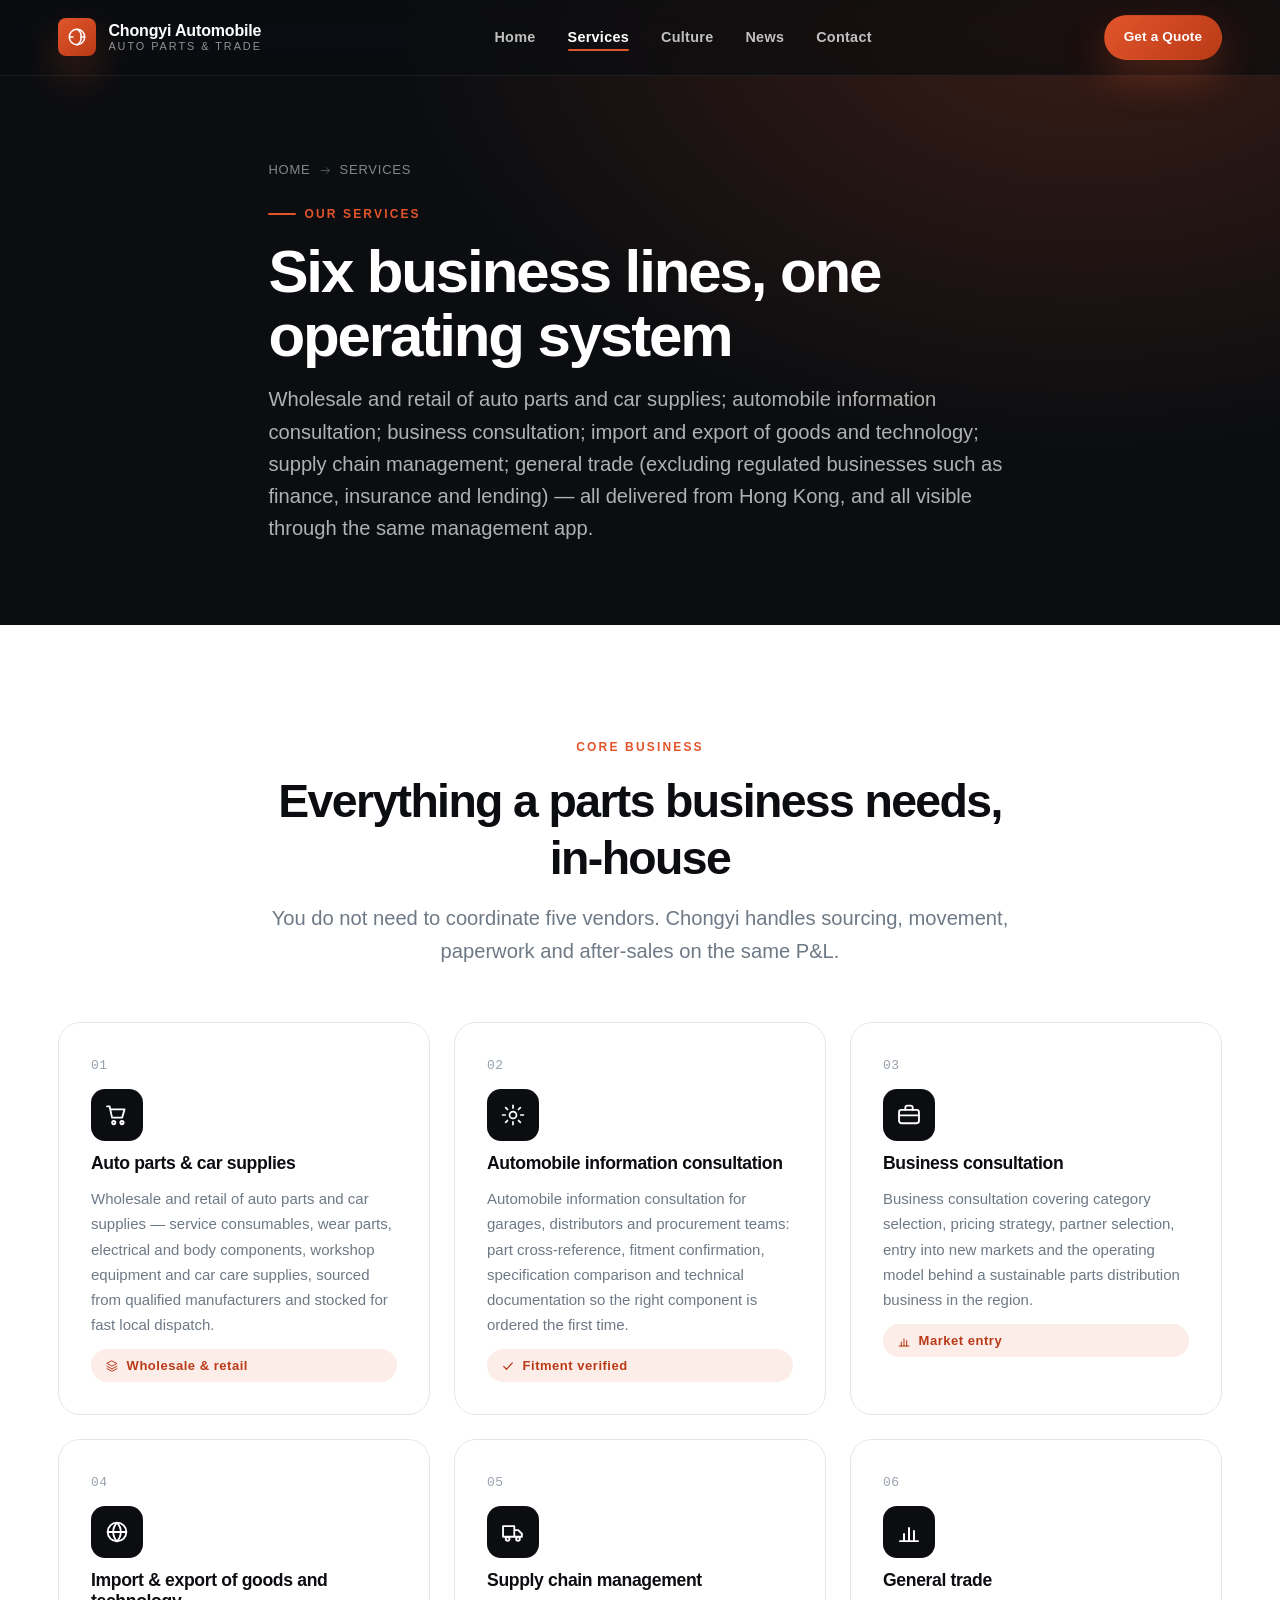
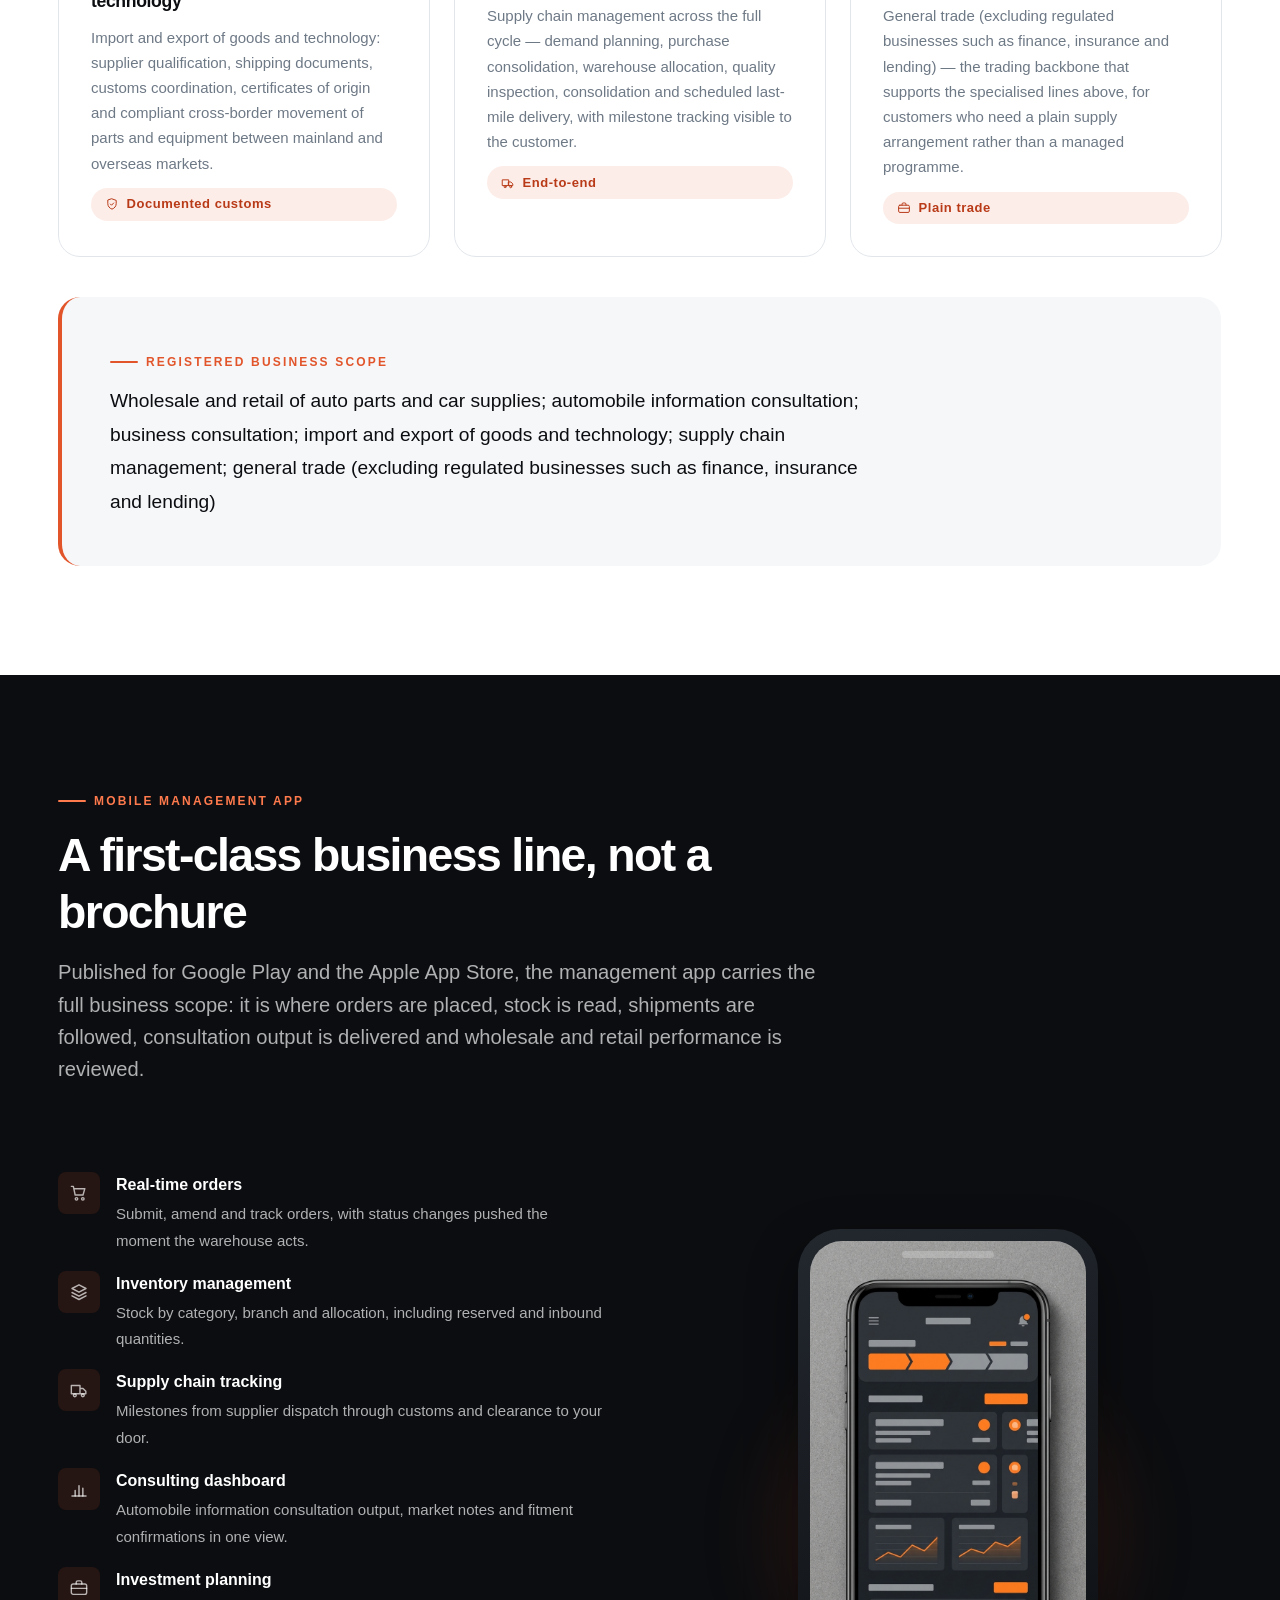
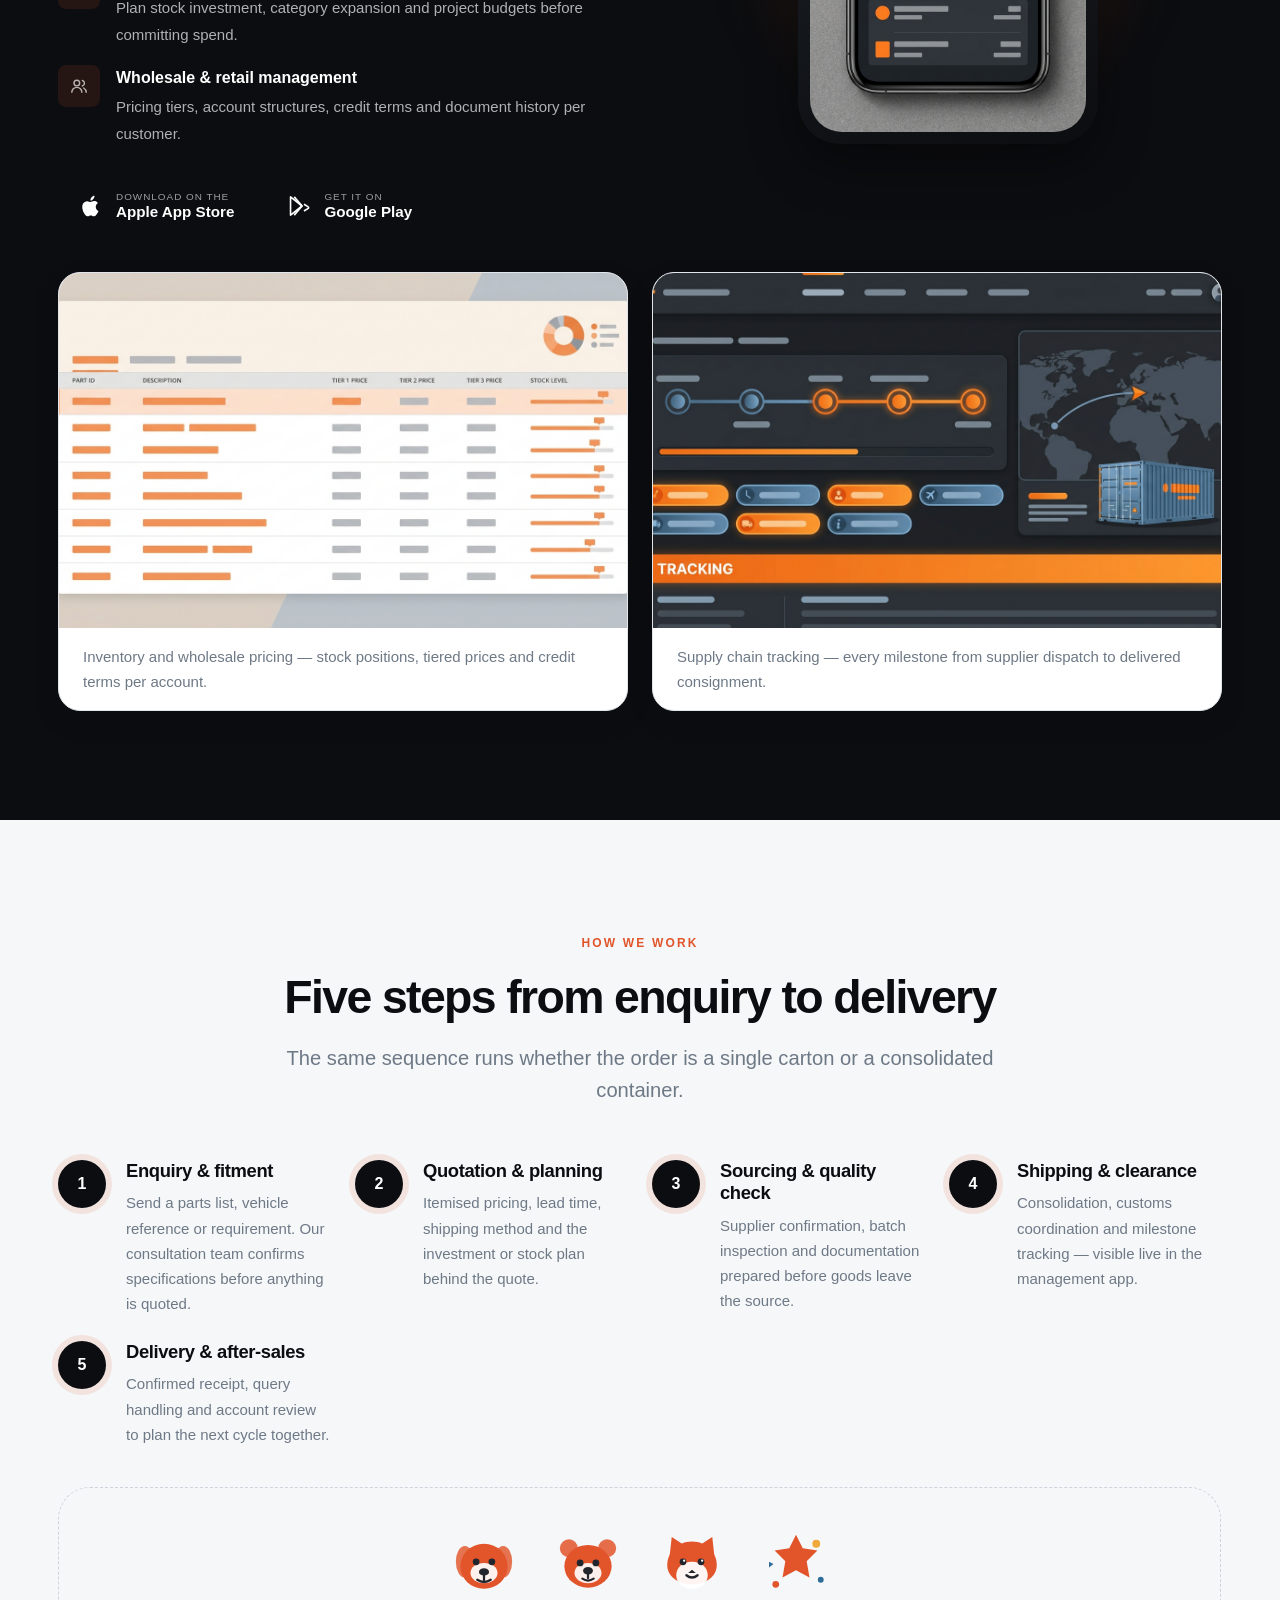
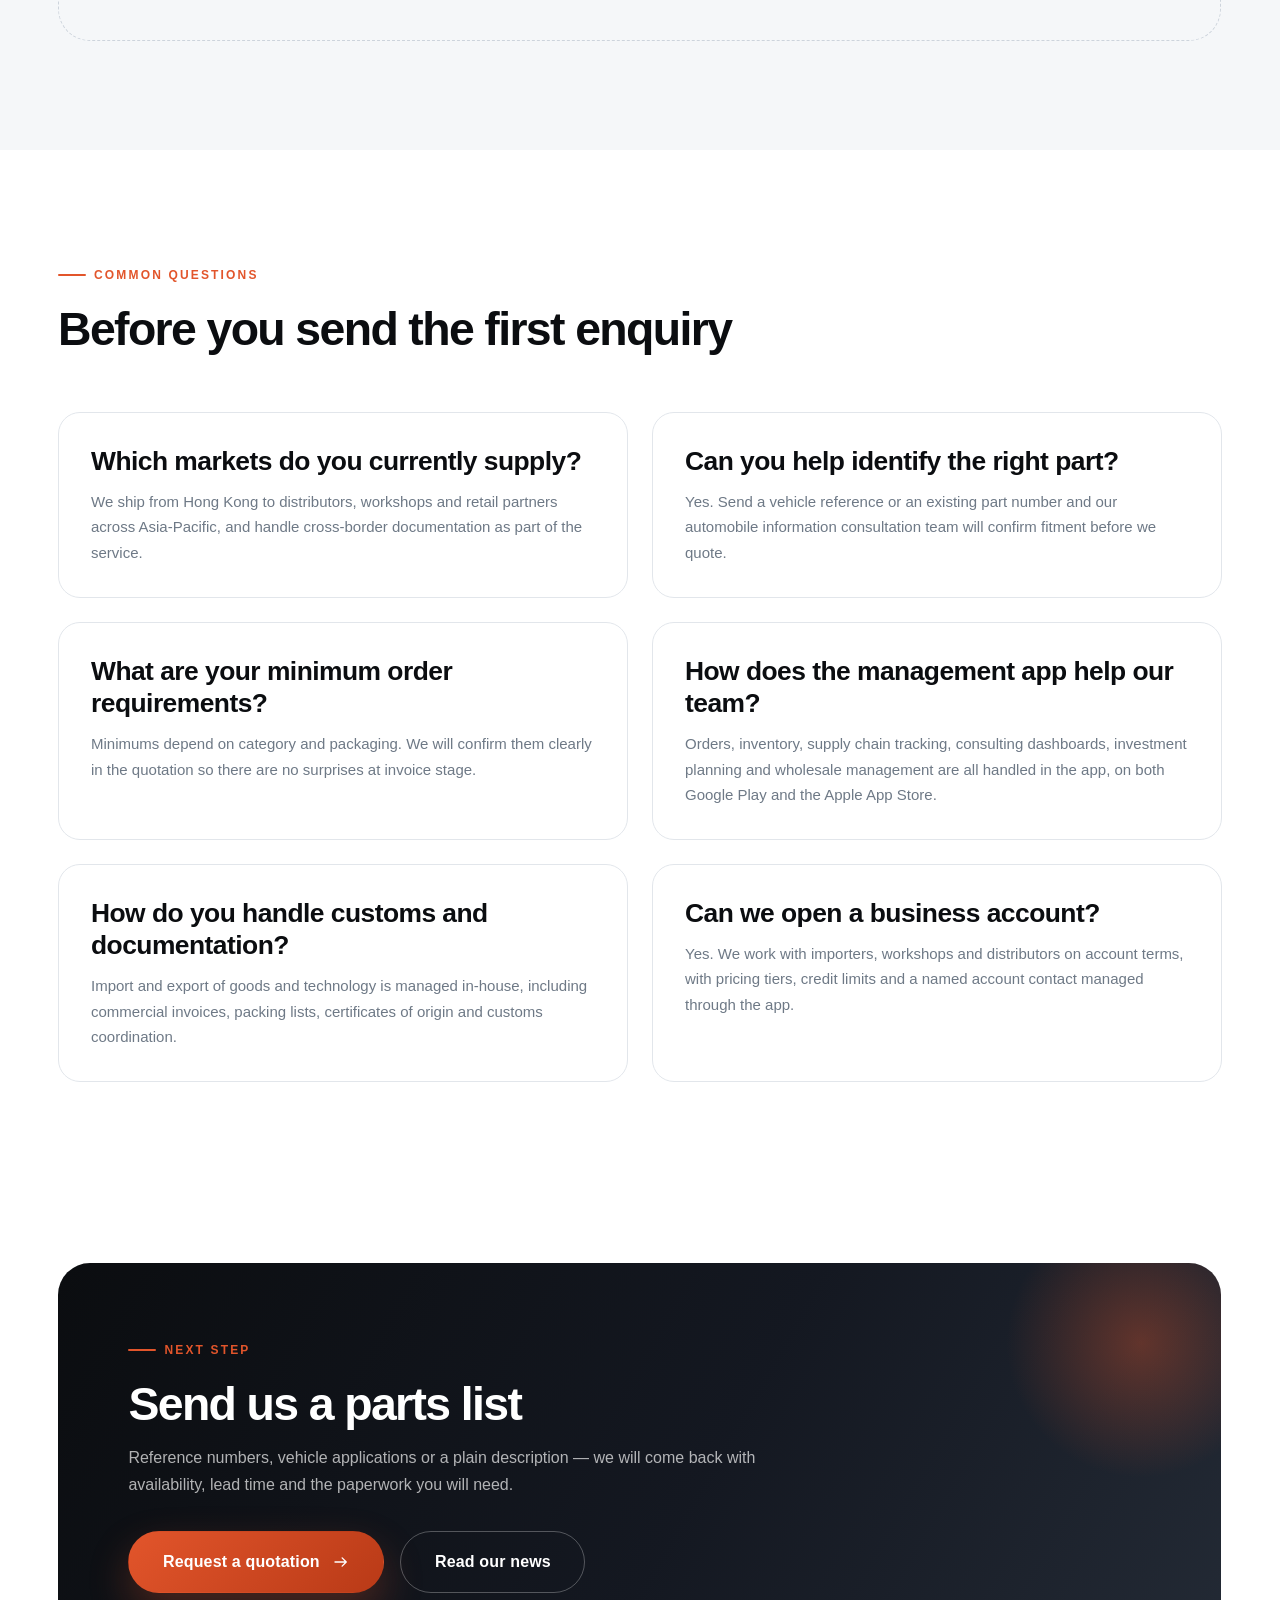
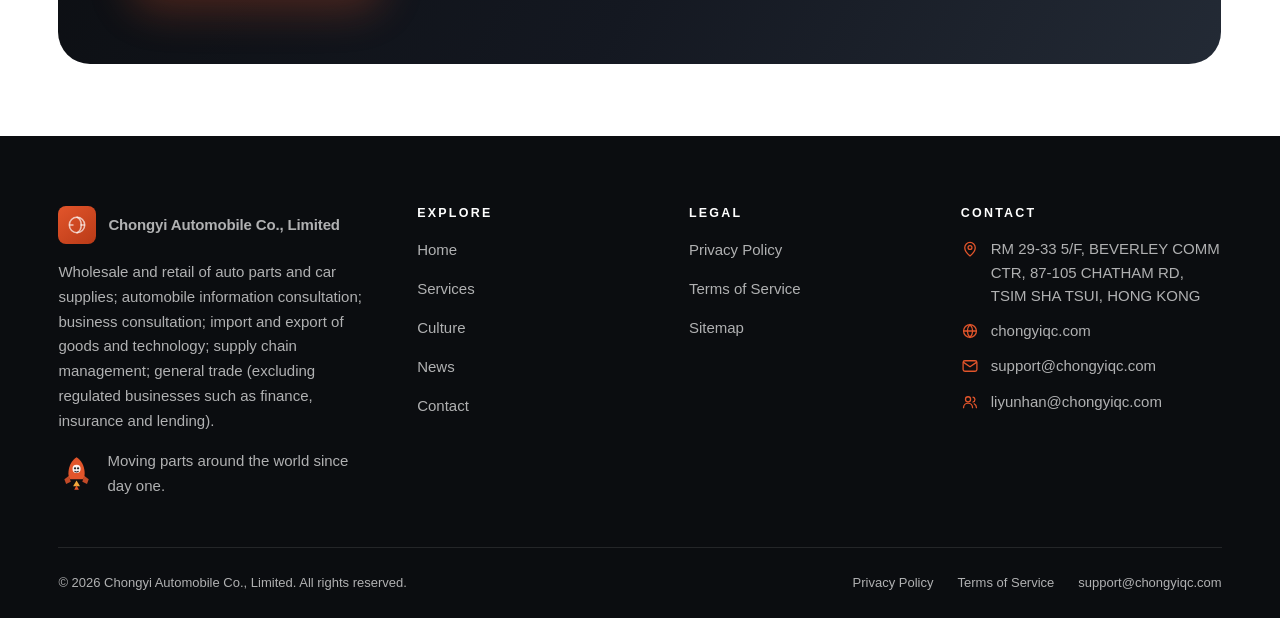
<file: services.html>
<!DOCTYPE html>
<html lang="en">
<head>
<meta charset="UTF-8">
<meta name="viewport" content="width=device-width, initial-scale=1">
<title>Services — Chongyi Automobile Co., Limited</title>
<meta name="description" content="Auto parts and car supplies wholesale and retail, automobile information consultation, business consultation, import and export of goods and technology, supply chain management and general trade — plus the Chongyi mobile management app.">
<link rel="canonical" href="https://chongyiqc.com/services.html">
<meta property="og:site_name" content="Chongyi Automobile Co., Limited">
<meta property="og:title" content="Services — Chongyi Automobile Co., Limited">
<meta property="og:description" content="Six core business lines and one mobile management app, run from one desk in Hong Kong.">
<meta property="og:type" content="website">
<meta property="og:url" content="https://chongyiqc.com/services.html">
<meta property="og:image" content="https://chongyiqc.com/images/hero.png">
<meta name="twitter:card" content="summary_large_image">
<meta name="twitter:title" content="Services — Chongyi Automobile Co., Limited">
<meta name="twitter:description" content="Six core business lines and one mobile management app, run from one desk in Hong Kong.">
<link rel="icon" href="images/sprite.svg" type="image/svg+xml">
<link rel="stylesheet" href="css/style.css">
</head>
<body data-page="services">

<a class="skip-link" href="#main">Skip to content</a>
<header id="site-header"></header>

<main id="main">

  <!-- ================= PAGE HERO ================= -->
  <section class="page-hero">
    <div class="container page-hero__inner">
      <nav class="breadcrumb" aria-label="Breadcrumb">
        <a href="/">Home</a>
        <svg aria-hidden="true"><use href="#arrow-right"></use></svg>
        <span>Services</span>
      </nav>
      <span class="eyebrow">Our services</span>
      <h1>Six business lines, one operating system</h1>
      <p class="lead">
        Wholesale and retail of auto parts and car supplies; automobile information consultation;
        business consultation; import and export of goods and technology; supply chain management;
        general trade (excluding regulated businesses such as finance, insurance and lending) —
        all delivered from Hong Kong, and all visible through the same management app.
      </p>
    </div>
  </section>

  <!-- ================= CORE BUSINESS GRID ================= -->
  <section class="section" id="core-services">
    <div class="container">
      <div class="section-head section-head--center reveal fade-up">
        <span class="eyebrow">Core business</span>
        <h2 class="section-head__title">Everything a parts business needs, in-house</h2>
        <p class="lead section-head__sub">
          You do not need to coordinate five vendors. Chongyi handles sourcing, movement, paperwork
          and after-sales on the same P&amp;L.
        </p>
      </div>

      <div class="services-grid stagger">
        <article class="service-card reveal">
          <span class="service-card__index">01</span>
          <span class="service-card__icon"><svg aria-hidden="true"><use href="#cart"></use></svg></span>
          <h3>Auto parts &amp; car supplies</h3>
          <p>
            Wholesale and retail of auto parts and car supplies — service consumables, wear parts,
            electrical and body components, workshop equipment and car care supplies, sourced from
            qualified manufacturers and stocked for fast local dispatch.
          </p>
          <span class="badge badge--accent">
            <svg aria-hidden="true"><use href="#layers"></use></svg>
            Wholesale &amp; retail
          </span>
        </article>

        <article class="service-card reveal">
          <span class="service-card__index">02</span>
          <span class="service-card__icon"><svg aria-hidden="true"><use href="#settings"></use></svg></span>
          <h3>Automobile information consultation</h3>
          <p>
            Automobile information consultation for garages, distributors and procurement teams:
            part cross-reference, fitment confirmation, specification comparison and technical
            documentation so the right component is ordered the first time.
          </p>
          <span class="badge badge--accent">
            <svg aria-hidden="true"><use href="#check"></use></svg>
            Fitment verified
          </span>
        </article>

        <article class="service-card reveal">
          <span class="service-card__index">03</span>
          <span class="service-card__icon"><svg aria-hidden="true"><use href="#briefcase"></use></svg></span>
          <h3>Business consultation</h3>
          <p>
            Business consultation covering category selection, pricing strategy, partner selection,
            entry into new markets and the operating model behind a sustainable parts distribution
            business in the region.
          </p>
          <span class="badge badge--accent">
            <svg aria-hidden="true"><use href="#chart"></use></svg>
            Market entry
          </span>
        </article>

        <article class="service-card reveal">
          <span class="service-card__index">04</span>
          <span class="service-card__icon"><svg aria-hidden="true"><use href="#globe"></use></svg></span>
          <h3>Import &amp; export of goods and technology</h3>
          <p>
            Import and export of goods and technology: supplier qualification, shipping documents,
            customs coordination, certificates of origin and compliant cross-border movement of
            parts and equipment between mainland and overseas markets.
          </p>
          <span class="badge badge--accent">
            <svg aria-hidden="true"><use href="#shield"></use></svg>
            Documented customs
          </span>
        </article>

        <article class="service-card reveal">
          <span class="service-card__index">05</span>
          <span class="service-card__icon"><svg aria-hidden="true"><use href="#truck"></use></svg></span>
          <h3>Supply chain management</h3>
          <p>
            Supply chain management across the full cycle — demand planning, purchase consolidation,
            warehouse allocation, quality inspection, consolidation and scheduled last-mile delivery,
            with milestone tracking visible to the customer.
          </p>
          <span class="badge badge--accent">
            <svg aria-hidden="true"><use href="#truck"></use></svg>
            End-to-end
          </span>
        </article>

        <article class="service-card reveal">
          <span class="service-card__index">06</span>
          <span class="service-card__icon"><svg aria-hidden="true"><use href="#chart"></use></svg></span>
          <h3>General trade</h3>
          <p>
            General trade (excluding regulated businesses such as finance, insurance and lending) —
            the trading backbone that supports the specialised lines above, for customers who need
            a plain supply arrangement rather than a managed programme.
          </p>
          <span class="badge badge--accent">
            <svg aria-hidden="true"><use href="#briefcase"></use></svg>
            Plain trade
          </span>
        </article>
      </div>

      <div class="scope-block reveal fade-up mt-7">
        <span class="eyebrow">Registered business scope</span>
        <p>
          Wholesale and retail of auto parts and car supplies; automobile information consultation;
          business consultation; import and export of goods and technology; supply chain management;
          general trade (excluding regulated businesses such as finance, insurance and lending)
        </p>
      </div>
    </div>
  </section>

  <!-- ================= MOBILE MANAGEMENT APP ================= -->
  <section class="section section--dark" id="mobile-app">
    <div class="container">
      <div class="section-head reveal fade-up">
        <span class="eyebrow">Mobile management app</span>
        <h2 class="section-head__title">A first-class business line, not a brochure</h2>
        <p class="lead section-head__sub">
          Published for Google Play and the Apple App Store, the management app carries the full
          business scope: it is where orders are placed, stock is read, shipments are followed,
          consultation output is delivered and wholesale and retail performance is reviewed.
        </p>
      </div>

      <div class="app-highlight">
        <div class="reveal slide-left">
          <div class="feature-list">
            <div class="feature">
              <span class="feature__icon"><svg aria-hidden="true"><use href="#cart"></use></svg></span>
              <div>
                <strong>Real-time orders</strong>
                <span>Submit, amend and track orders, with status changes pushed the moment the warehouse acts.</span>
              </div>
            </div>
            <div class="feature">
              <span class="feature__icon"><svg aria-hidden="true"><use href="#layers"></use></svg></span>
              <div>
                <strong>Inventory management</strong>
                <span>Stock by category, branch and allocation, including reserved and inbound quantities.</span>
              </div>
            </div>
            <div class="feature">
              <span class="feature__icon"><svg aria-hidden="true"><use href="#truck"></use></svg></span>
              <div>
                <strong>Supply chain tracking</strong>
                <span>Milestones from supplier dispatch through customs and clearance to your door.</span>
              </div>
            </div>
            <div class="feature">
              <span class="feature__icon"><svg aria-hidden="true"><use href="#chart"></use></svg></span>
              <div>
                <strong>Consulting dashboard</strong>
                <span>Automobile information consultation output, market notes and fitment confirmations in one view.</span>
              </div>
            </div>
            <div class="feature">
              <span class="feature__icon"><svg aria-hidden="true"><use href="#briefcase"></use></svg></span>
              <div>
                <strong>Investment planning</strong>
                <span>Plan stock investment, category expansion and project budgets before committing spend.</span>
              </div>
            </div>
            <div class="feature">
              <span class="feature__icon"><svg aria-hidden="true"><use href="#users"></use></svg></span>
              <div>
                <strong>Wholesale &amp; retail management</strong>
                <span>Pricing tiers, account structures, credit terms and document history per customer.</span>
              </div>
            </div>
          </div>

          <div class="app-badges">
            <a class="store-badge" href="/contact.html">
              <svg aria-hidden="true"><use href="#apple"></use></svg>
              <span class="store-badge__text">
                <small>Download on the</small>
                <strong>Apple App Store</strong>
              </span>
            </a>
            <a class="store-badge" href="/contact.html">
              <svg aria-hidden="true"><use href="#google-play"></use></svg>
              <span class="store-badge__text">
                <small>Get it on</small>
                <strong>Google Play</strong>
              </span>
            </a>
          </div>
        </div>

        <div class="app-highlight__media reveal zoom-in">
          <div class="phone-mock">
            <span class="phone-mock__glow" aria-hidden="true"></span>
            <div class="phone-mock__screen">
              <img src="images/app-phone.png" alt="Chongyi management app: live order dashboard with shipment milestones" width="720" height="1280">
            </div>
          </div>
        </div>
      </div>

      <div class="app-screens mt-7 stagger">
        <figure class="app-screen reveal">
          <img src="images/app-1.png" alt="Inventory and wholesale pricing screen inside the Chongyi management app" width="1200" height="750">
          <figcaption>Inventory and wholesale pricing — stock positions, tiered prices and credit terms per account.</figcaption>
        </figure>
        <figure class="app-screen reveal">
          <img src="images/app-2.png" alt="Supply chain tracking screen showing shipment milestones in the Chongyi management app" width="1200" height="750">
          <figcaption>Supply chain tracking — every milestone from supplier dispatch to delivered consignment.</figcaption>
        </figure>
      </div>
    </div>
  </section>

  <!-- ================= PROCESS ================= -->
  <section class="section section--soft">
    <div class="container">
      <div class="section-head section-head--center reveal fade-up">
        <span class="eyebrow">How we work</span>
        <h2 class="section-head__title">Five steps from enquiry to delivery</h2>
        <p class="lead section-head__sub">
          The same sequence runs whether the order is a single carton or a consolidated container.
        </p>
      </div>

      <div class="grid grid--auto stagger">
        <div class="step reveal">
          <span class="step__index">1</span>
          <h3>Enquiry &amp; fitment</h3>
          <p>Send a parts list, vehicle reference or requirement. Our consultation team confirms specifications before anything is quoted.</p>
        </div>
        <div class="step reveal">
          <span class="step__index">2</span>
          <h3>Quotation &amp; planning</h3>
          <p>Itemised pricing, lead time, shipping method and the investment or stock plan behind the quote.</p>
        </div>
        <div class="step reveal">
          <span class="step__index">3</span>
          <h3>Sourcing &amp; quality check</h3>
          <p>Supplier confirmation, batch inspection and documentation prepared before goods leave the source.</p>
        </div>
        <div class="step reveal">
          <span class="step__index">4</span>
          <h3>Shipping &amp; clearance</h3>
          <p>Consolidation, customs coordination and milestone tracking — visible live in the management app.</p>
        </div>
        <div class="step reveal">
          <span class="step__index">5</span>
          <h3>Delivery &amp; after-sales</h3>
          <p>Confirmed receipt, query handling and account review to plan the next cycle together.</p>
        </div>
      </div>

      <div class="mascot-band reveal zoom-in mt-7">
        <span class="mascot mascot--md bounce" data-mascot="dog"></span>
        <span class="mascot mascot--md float" data-mascot="bear"></span>
        <span class="mascot mascot--md wiggle" data-mascot="fox"></span>
        <span class="mascot mascot--md float" data-mascot="party"></span>
      </div>
    </div>
  </section>

  <!-- ================= FAQ ================= -->
  <section class="section">
    <div class="container">
      <div class="section-head reveal fade-up">
        <span class="eyebrow">Common questions</span>
        <h2 class="section-head__title">Before you send the first enquiry</h2>
      </div>

      <div class="grid grid--2 stagger">
        <article class="card card--hover reveal">
          <h3>Which markets do you currently supply?</h3>
          <p>
            We ship from Hong Kong to distributors, workshops and retail partners across Asia-Pacific,
            and handle cross-border documentation as part of the service.
          </p>
        </article>
        <article class="card card--hover reveal">
          <h3>Can you help identify the right part?</h3>
          <p>
            Yes. Send a vehicle reference or an existing part number and our automobile information
            consultation team will confirm fitment before we quote.
          </p>
        </article>
        <article class="card card--hover reveal">
          <h3>What are your minimum order requirements?</h3>
          <p>
            Minimums depend on category and packaging. We will confirm them clearly in the quotation
            so there are no surprises at invoice stage.
          </p>
        </article>
        <article class="card card--hover reveal">
          <h3>How does the management app help our team?</h3>
          <p>
            Orders, inventory, supply chain tracking, consulting dashboards, investment planning and
            wholesale management are all handled in the app, on both Google Play and the Apple App Store.
          </p>
        </article>
        <article class="card card--hover reveal">
          <h3>How do you handle customs and documentation?</h3>
          <p>
            Import and export of goods and technology is managed in-house, including commercial
            invoices, packing lists, certificates of origin and customs coordination.
          </p>
        </article>
        <article class="card card--hover reveal">
          <h3>Can we open a business account?</h3>
          <p>
            Yes. We work with importers, workshops and distributors on account terms, with pricing
            tiers, credit limits and a named account contact managed through the app.
          </p>
        </article>
      </div>
    </div>
  </section>

  <!-- ================= CTA ================= -->
  <section class="section section--tight">
    <div class="container">
      <div class="cta-band reveal zoom-in">
        <div class="max-640">
          <span class="eyebrow">Next step</span>
          <h2>Send us a parts list</h2>
          <p>
            Reference numbers, vehicle applications or a plain description — we will come back with
            availability, lead time and the paperwork you will need.
          </p>
        </div>
        <div class="cta-band__actions">
          <a class="btn btn--primary btn--lg" href="/contact.html">
            Request a quotation
            <svg aria-hidden="true"><use href="#arrow-right"></use></svg>
          </a>
          <a class="btn btn--on-dark btn--lg" href="/news.html">Read our news</a>
        </div>
      </div>
    </div>
  </section>

</main>

<footer id="site-footer"></footer>
<script src="js/main.js" defer></script>
</body>
</html>
</file>
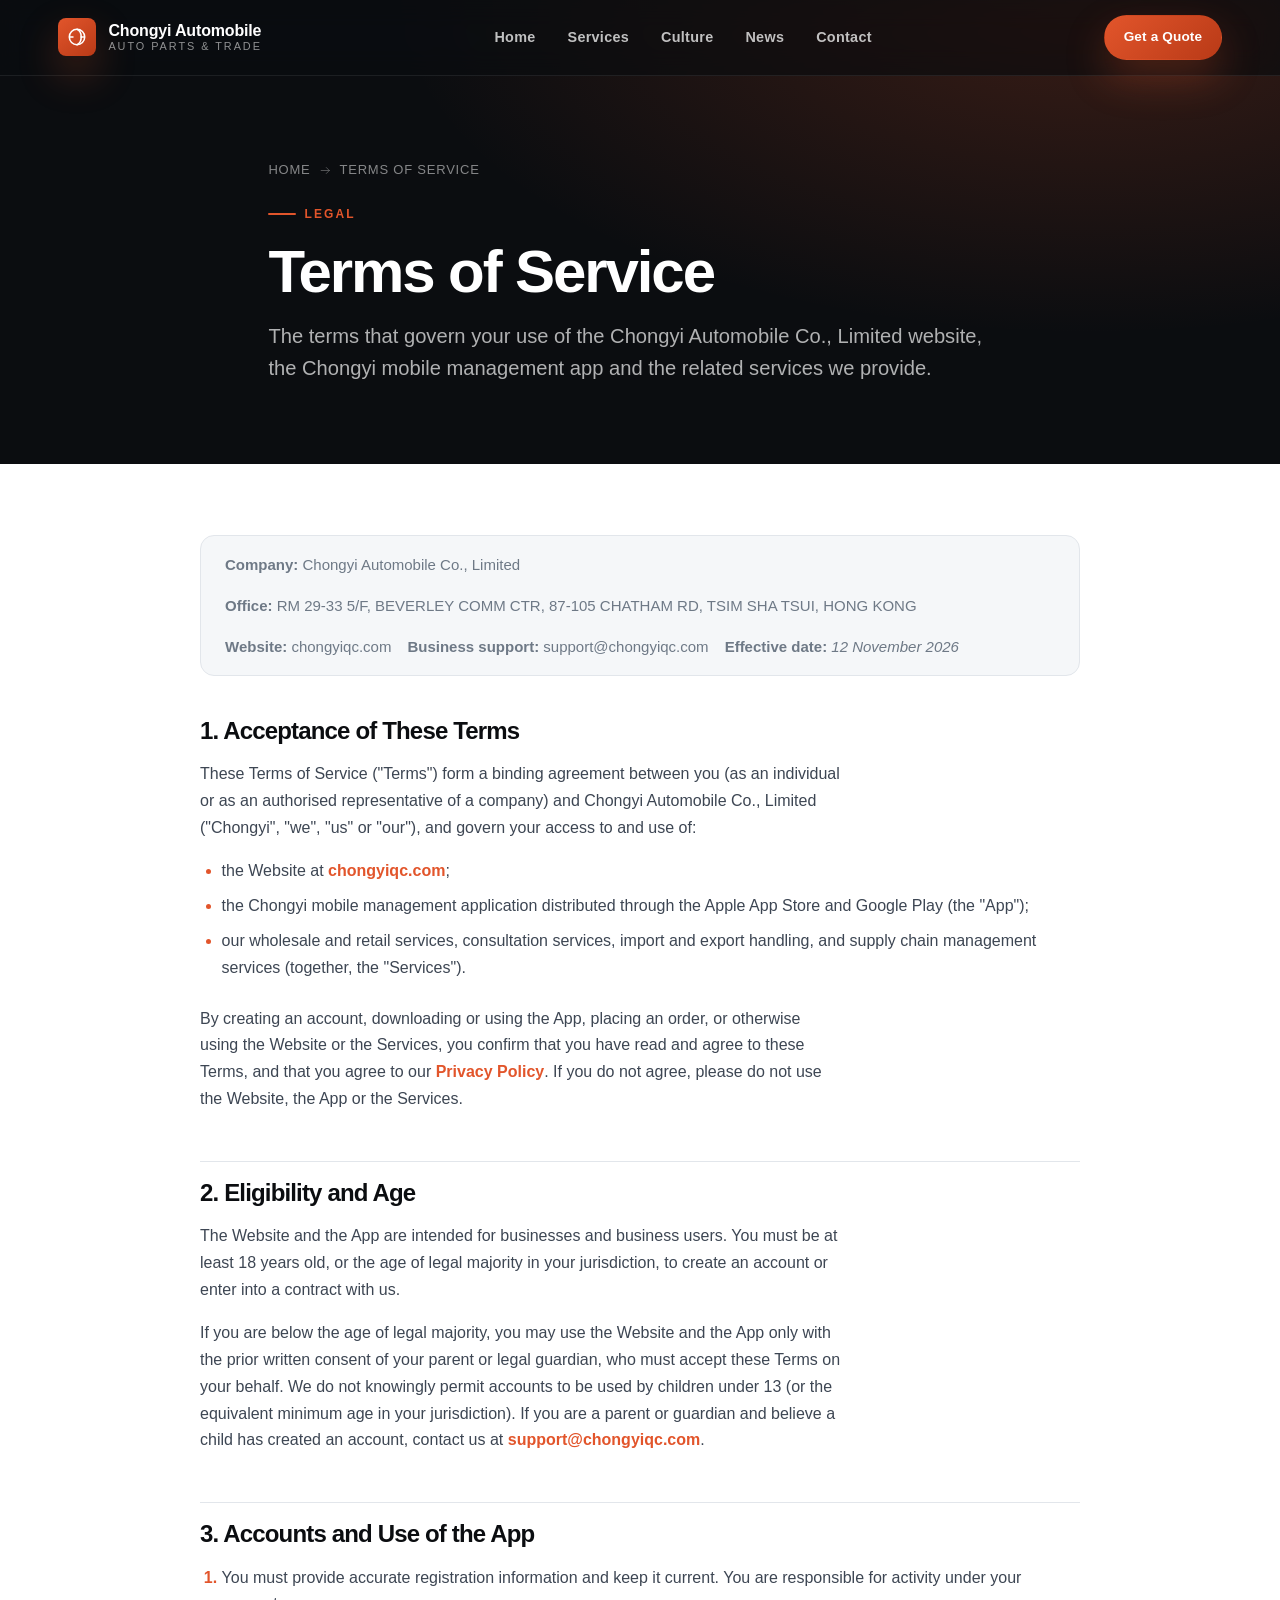
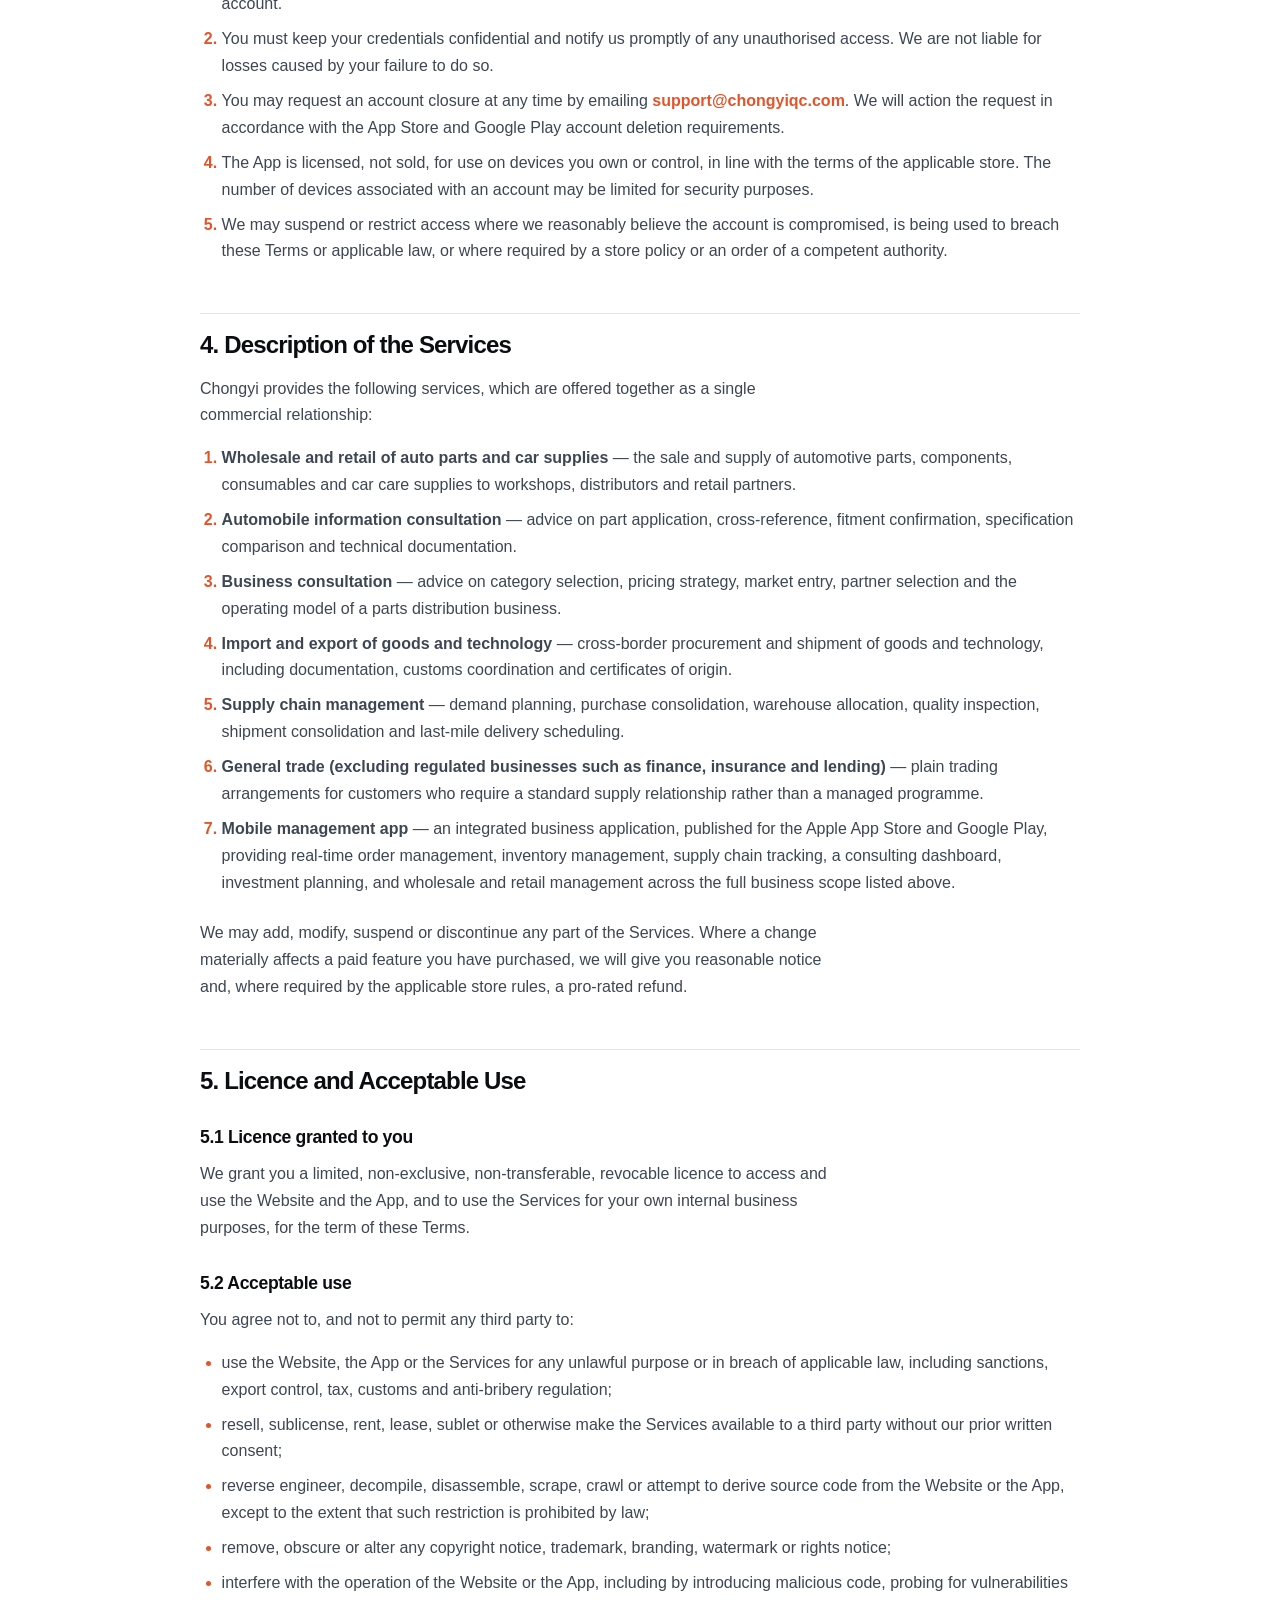
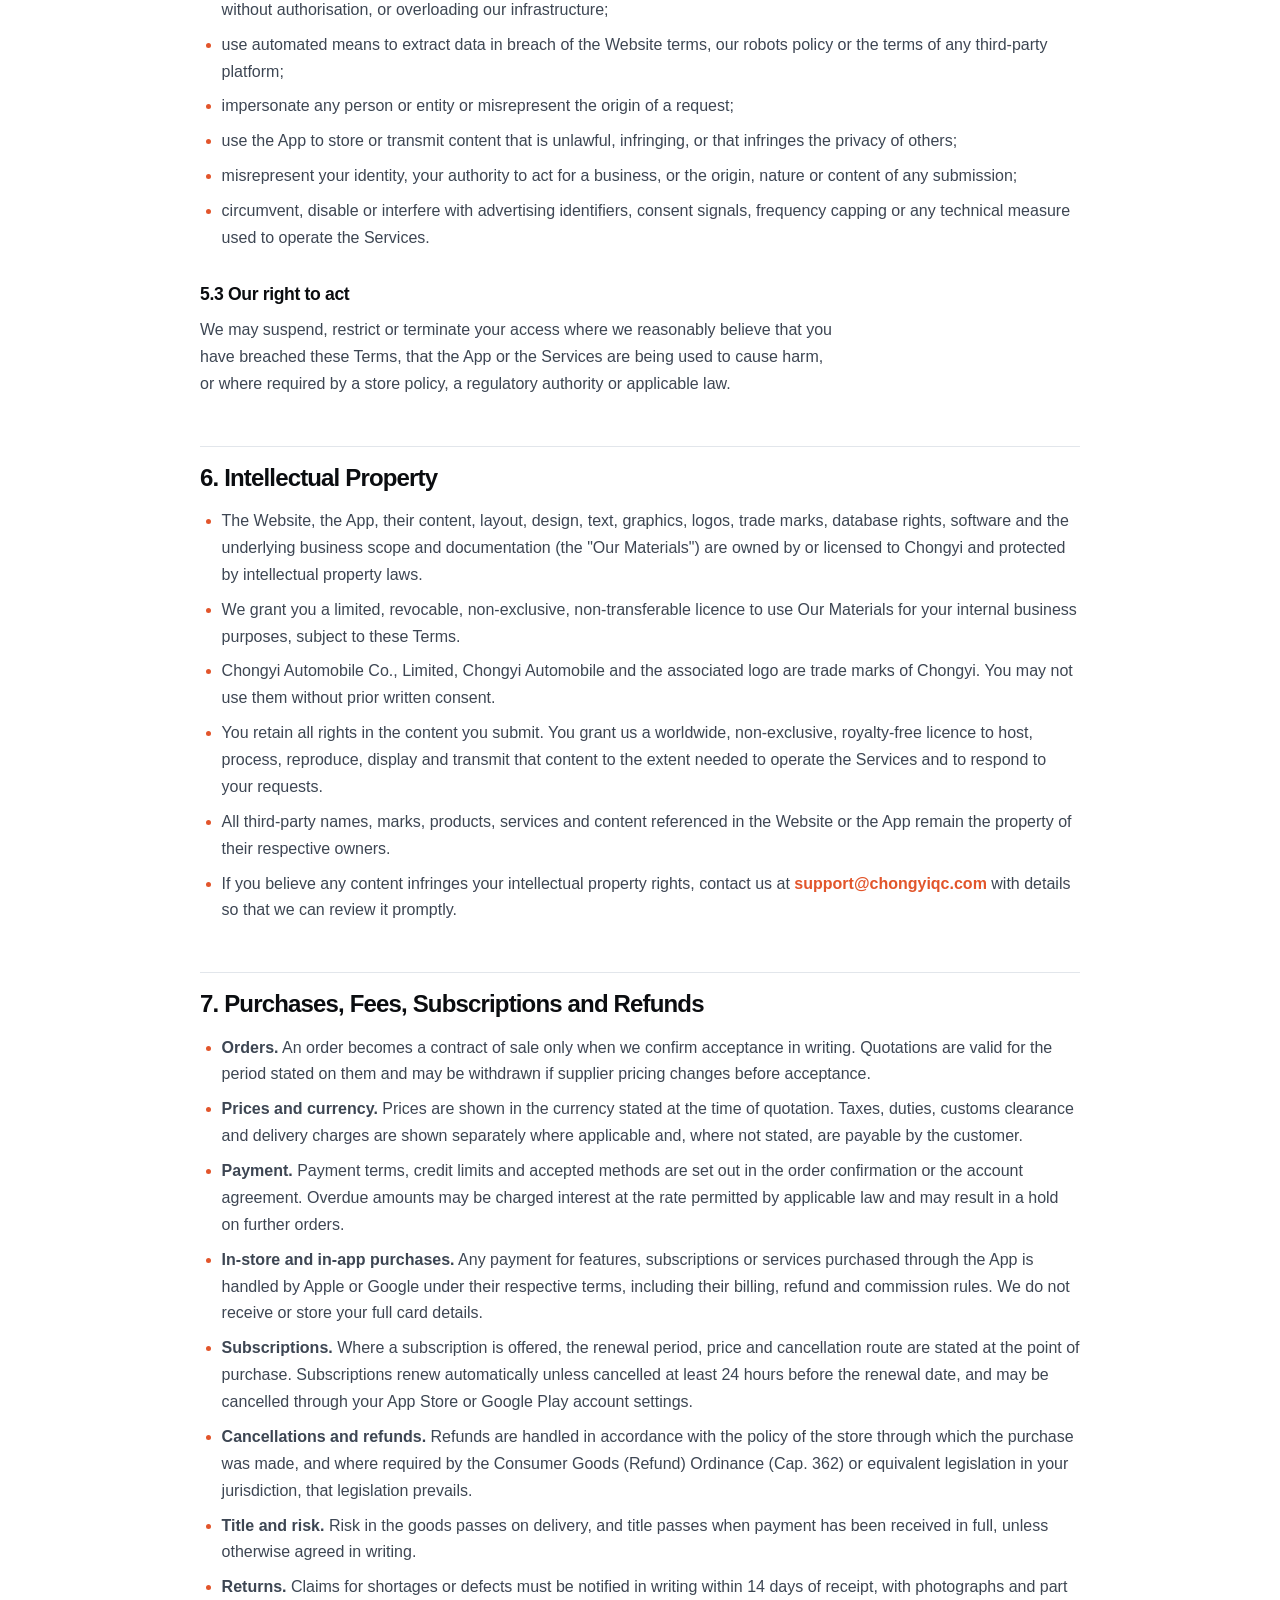
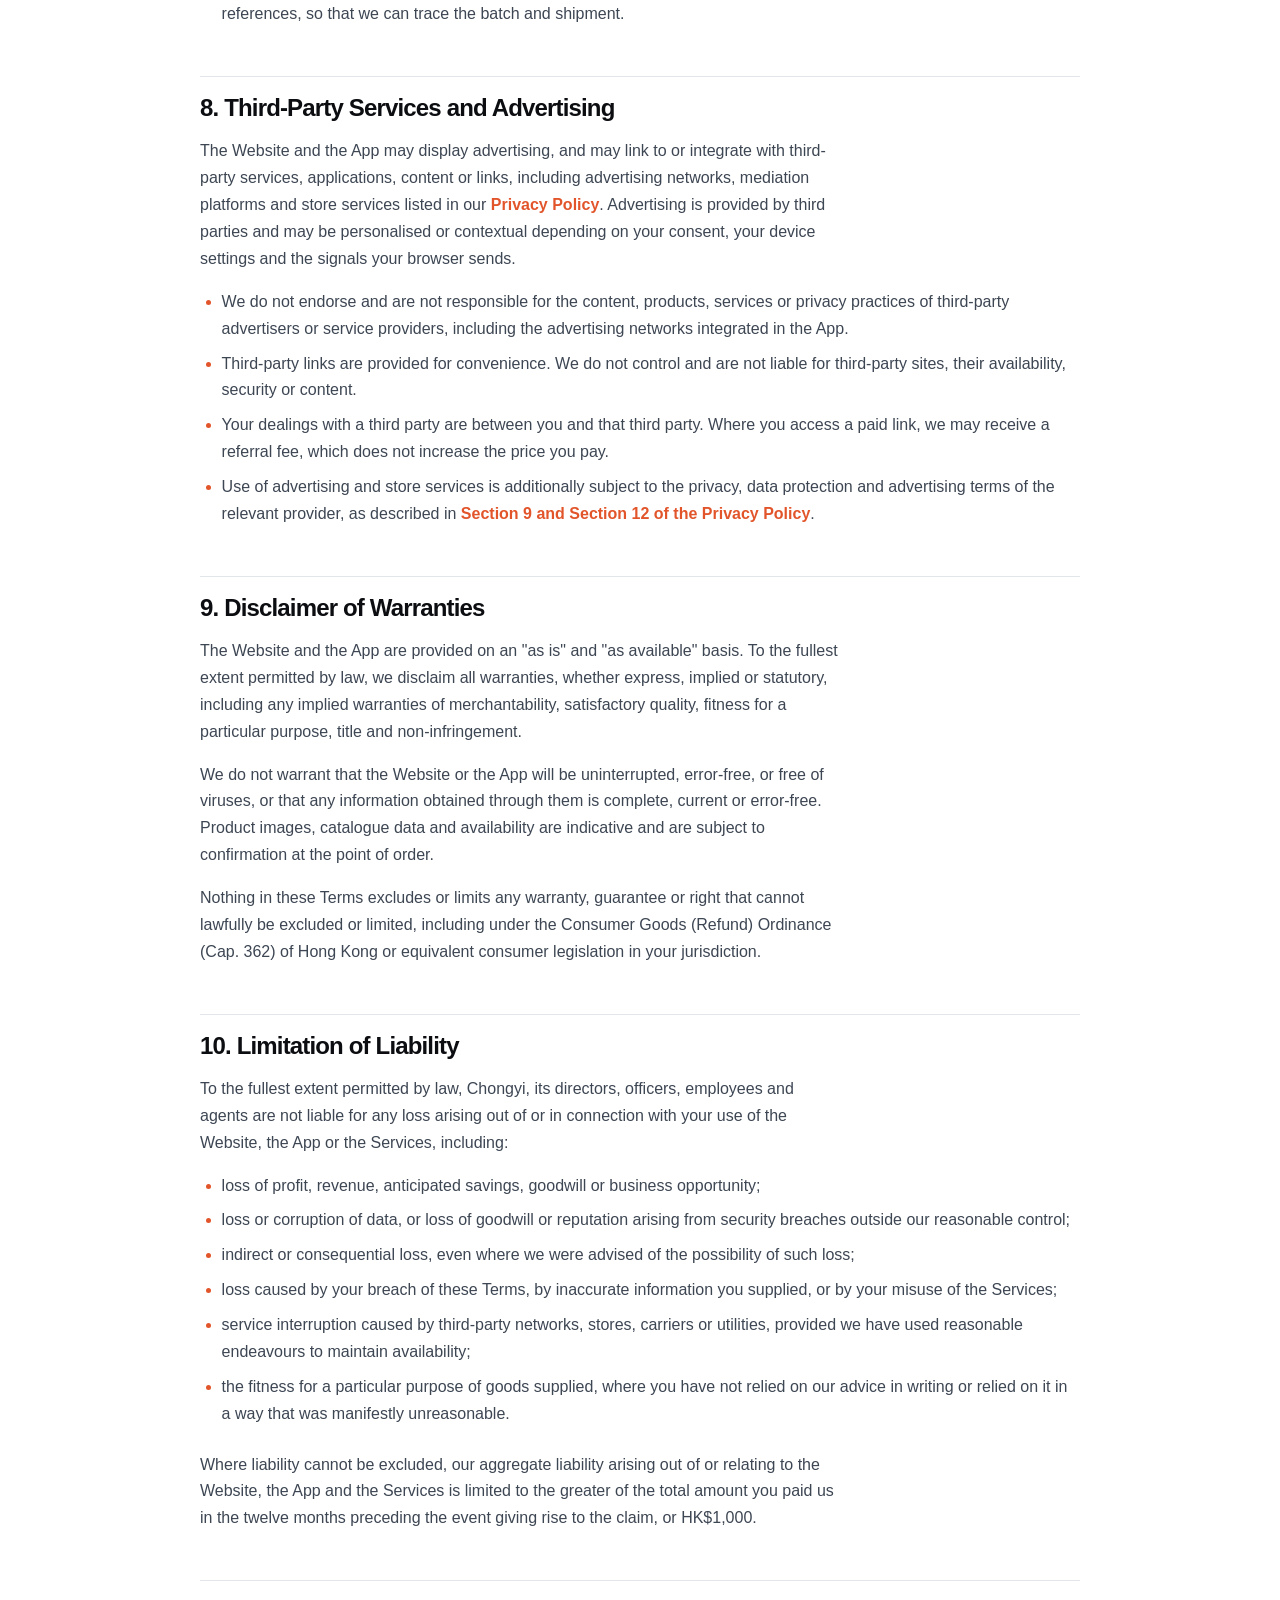
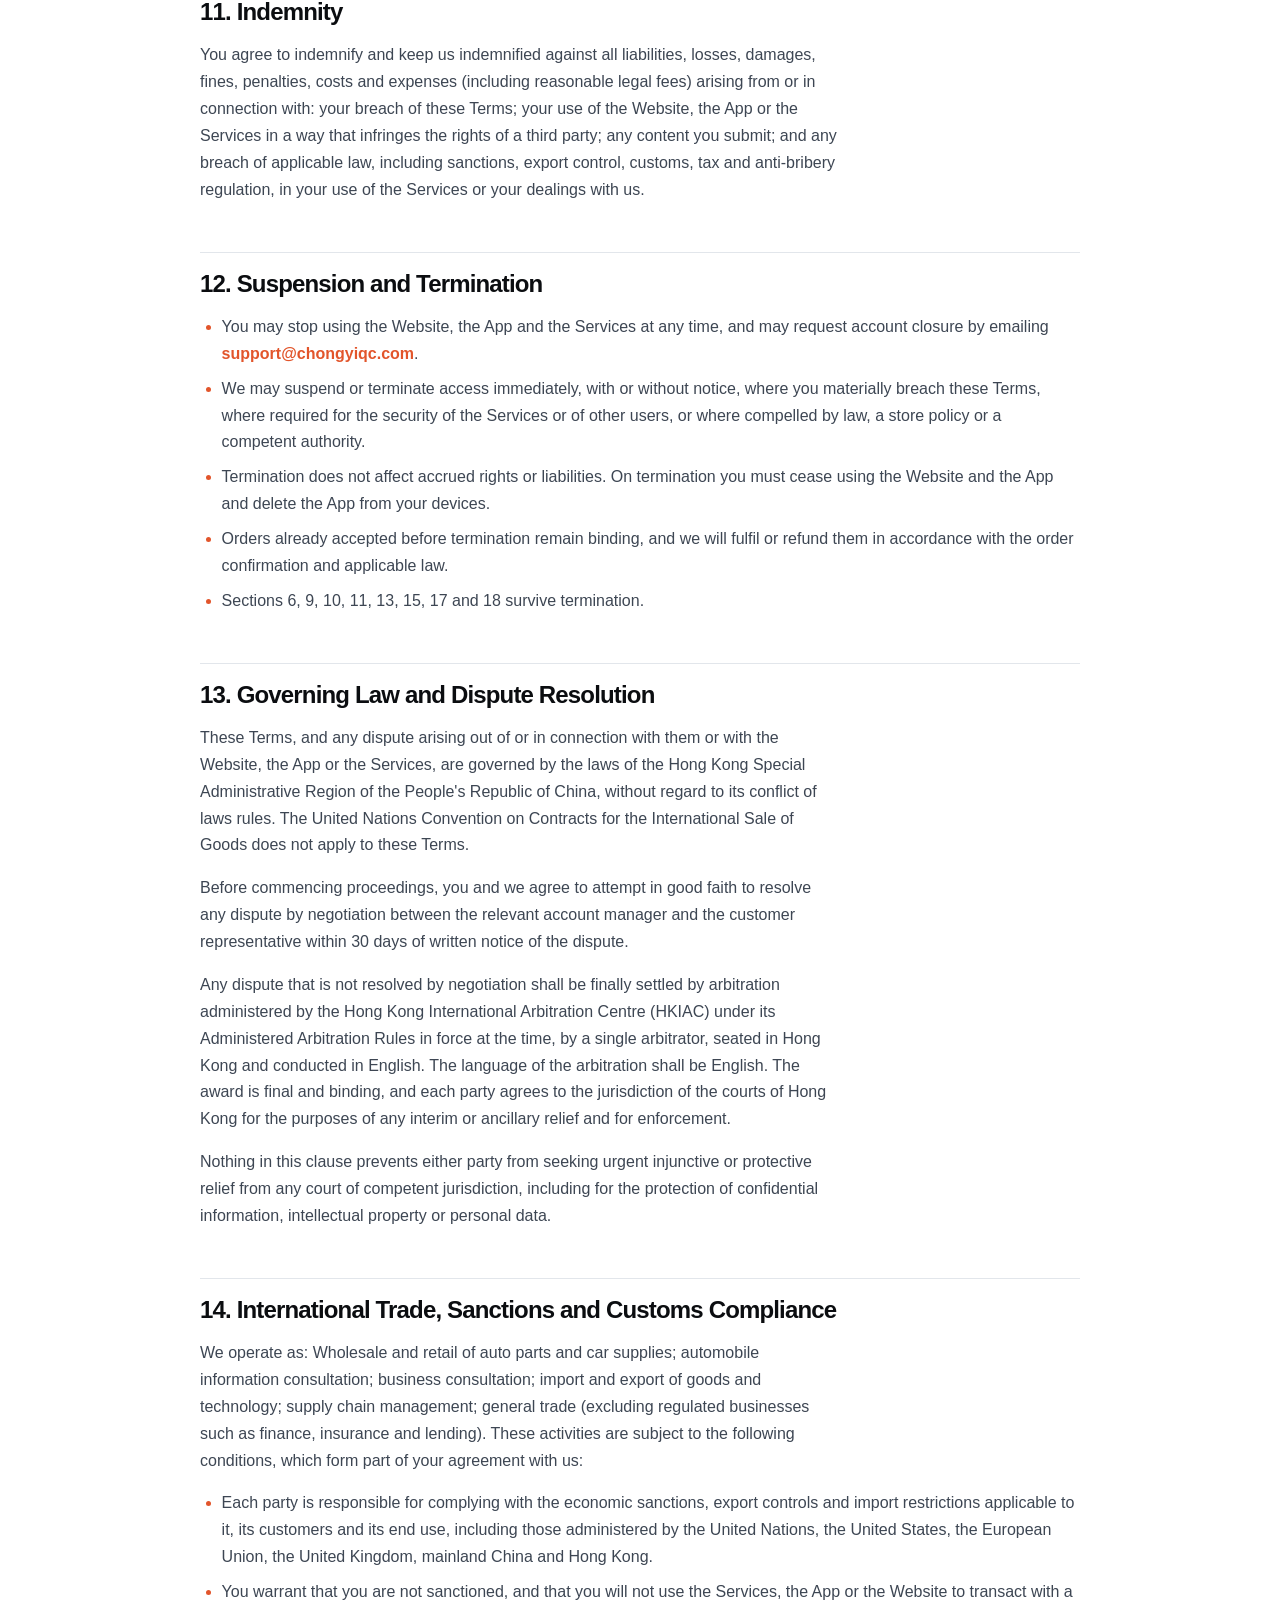
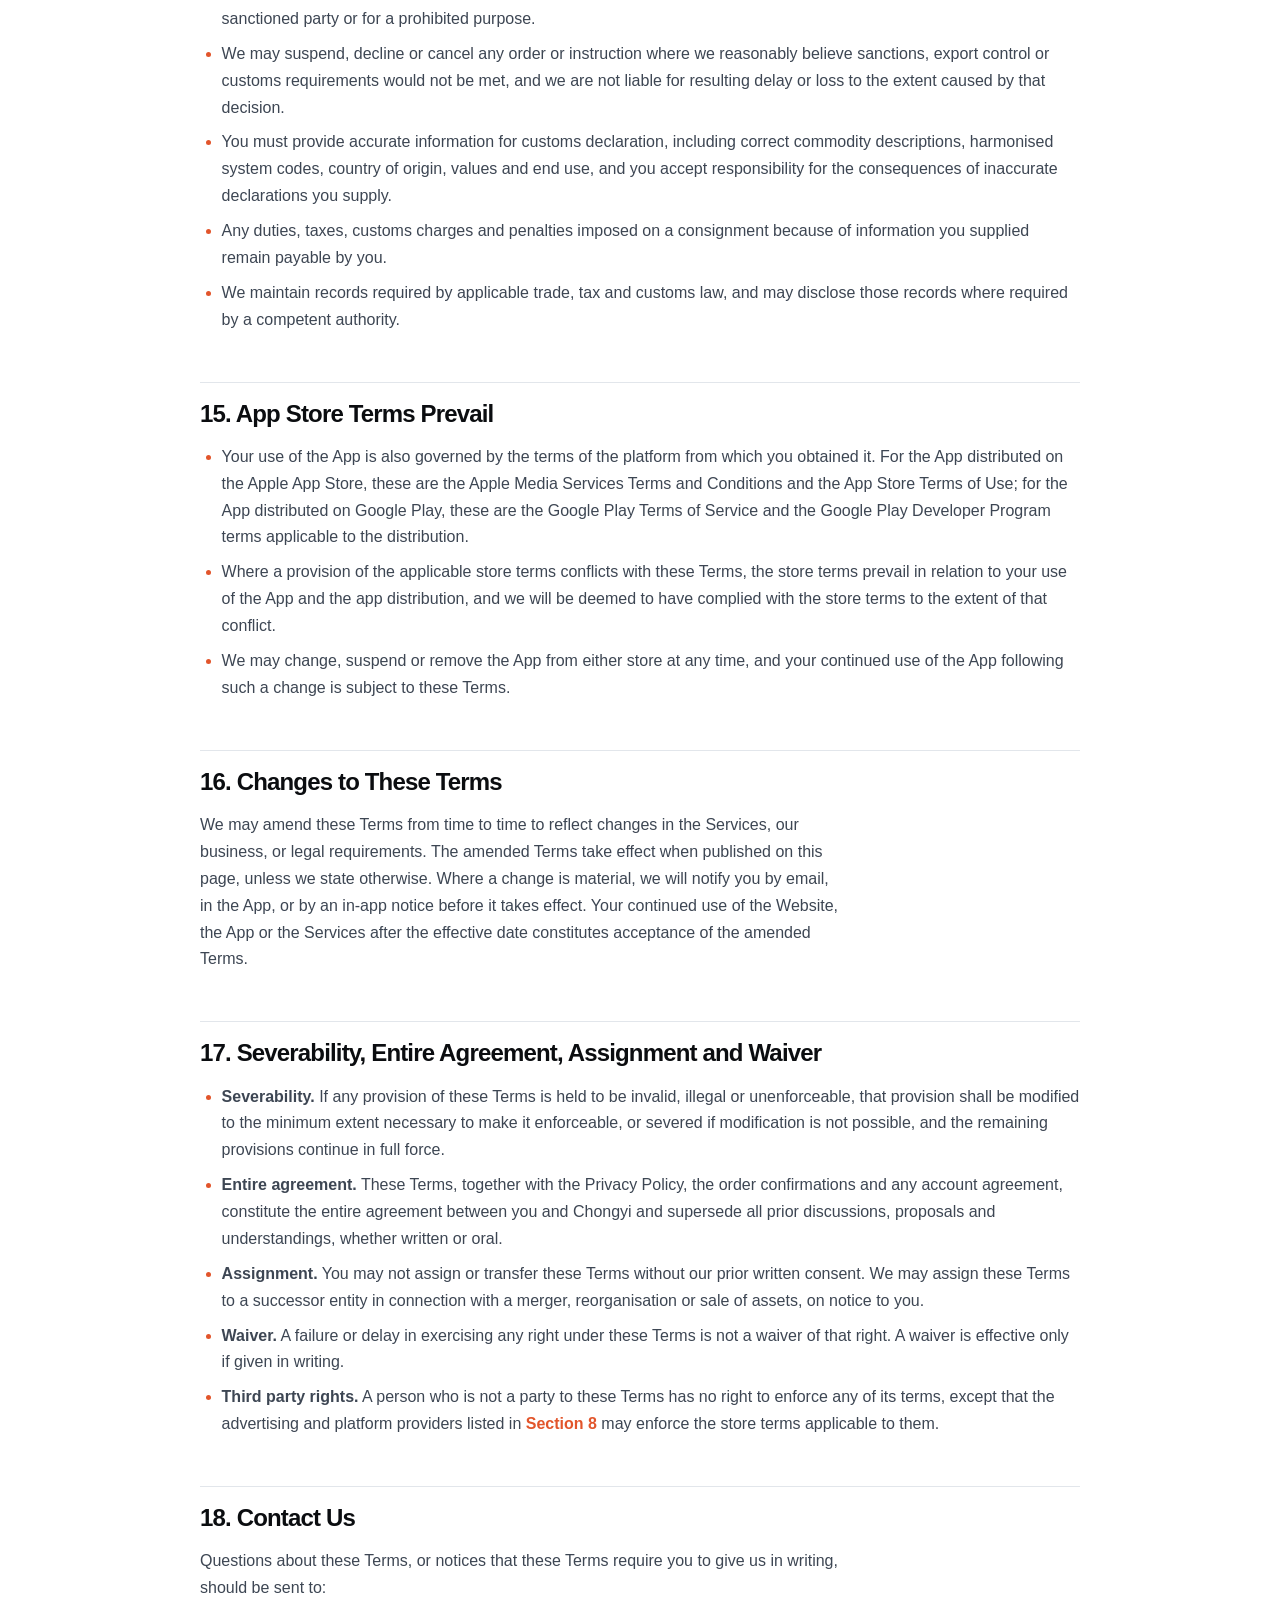
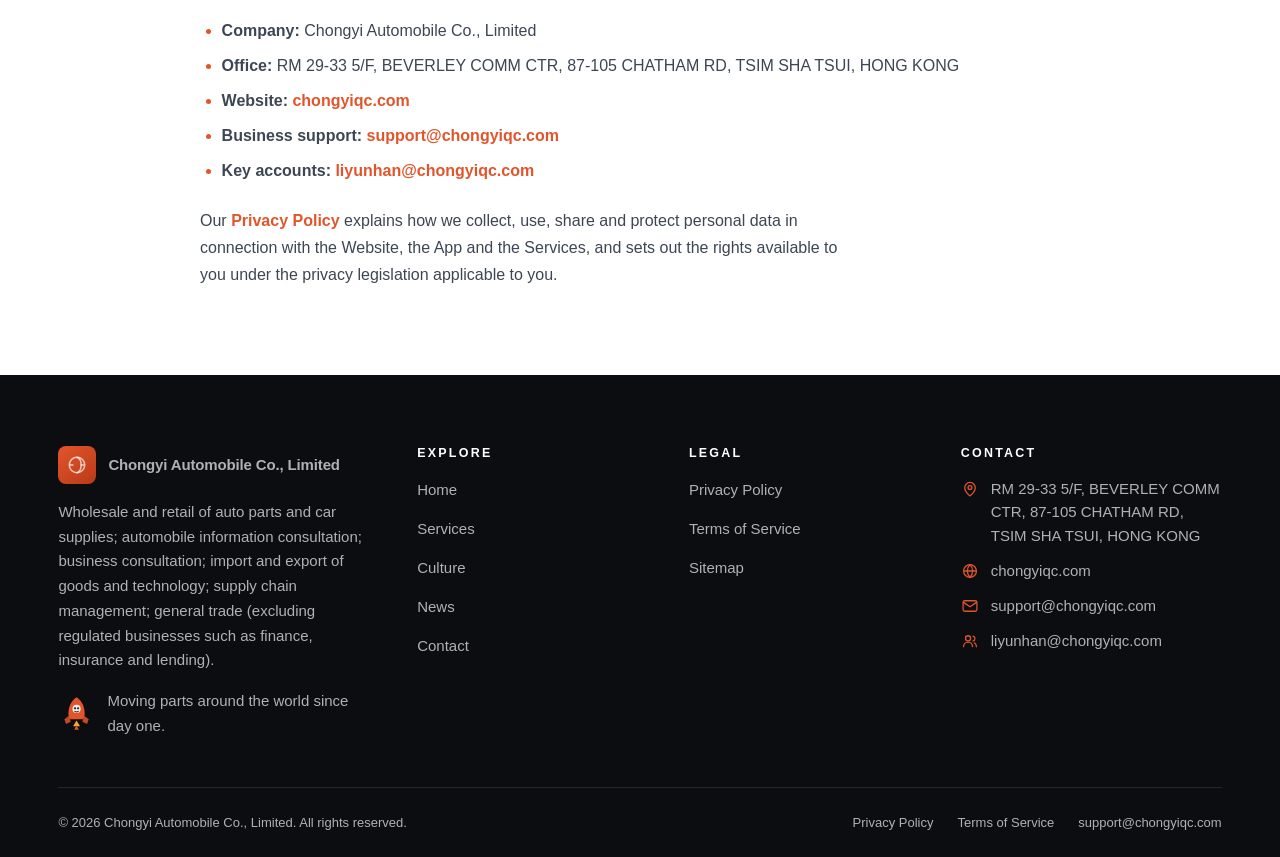
<file: terms.html>
<!DOCTYPE html>
<html lang="en">
<head>
<meta charset="UTF-8">
<meta name="viewport" content="width=device-width, initial-scale=1">
<title>Terms of Service — Chongyi Automobile Co., Limited</title>
<meta name="description" content="The terms governing use of the Chongyi Automobile Co., Limited website, mobile management app and related services, including purchase, subscription, advertising, third-party service and Hong Kong governing law provisions.">
<link rel="canonical" href="https://chongyiqc.com/terms.html">
<meta property="og:site_name" content="Chongyi Automobile Co., Limited">
<meta property="og:title" content="Terms of Service — Chongyi Automobile Co., Limited">
<meta property="og:description" content="Terms of service for the Chongyi website and mobile management app.">
<meta property="og:type" content="website">
<meta property="og:url" content="https://chongyiqc.com/terms.html">
<meta property="og:image" content="https://chongyiqc.com/images/hero.png">
<meta name="twitter:card" content="summary_large_image">
<meta name="twitter:title" content="Terms of Service — Chongyi Automobile Co., Limited">
<meta name="twitter:description" content="Terms of service for the Chongyi website and mobile management app.">
<link rel="icon" href="images/sprite.svg" type="image/svg+xml">
<link rel="stylesheet" href="css/style.css">
</head>
<body data-page="legal">

<a class="skip-link" href="#main">Skip to content</a>
<header id="site-header"></header>

<main id="main">

  <section class="page-hero">
    <div class="container page-hero__inner">
      <nav class="breadcrumb" aria-label="Breadcrumb">
        <a href="/">Home</a>
        <svg aria-hidden="true"><use href="#arrow-right"></use></svg>
        <span>Terms of Service</span>
      </nav>
      <span class="eyebrow">Legal</span>
      <h1>Terms of Service</h1>
      <p class="lead">
        The terms that govern your use of the Chongyi Automobile Co., Limited website, the Chongyi
        mobile management app and the related services we provide.
      </p>
    </div>
  </section>

  <article class="legal">

    <div class="legal__meta">
      <span><strong>Company:</strong> Chongyi Automobile Co., Limited</span>
      <span><strong>Office:</strong> RM 29-33 5/F, BEVERLEY COMM CTR, 87-105 CHATHAM RD, TSIM SHA TSUI, HONG KONG</span>
      <span><strong>Website:</strong> chongyiqc.com</span>
      <span><strong>Business support:</strong> support@chongyiqc.com</span>
      <span><strong>Effective date:</strong> <em>12 November 2026</em></span>
    </div>

    <h2>1. Acceptance of These Terms</h2>
    <p>
      These Terms of Service ("Terms") form a binding agreement between you (as an individual or as
      an authorised representative of a company) and Chongyi Automobile Co., Limited ("Chongyi", "we",
      "us" or "our"), and govern your access to and use of:
    </p>
    <ul>
      <li>the Website at <a href="https://chongyiqc.com/">chongyiqc.com</a>;</li>
      <li>the Chongyi mobile management application distributed through the Apple App Store and Google Play (the "App");</li>
      <li>our wholesale and retail services, consultation services, import and export handling, and supply chain management services (together, the "Services").</li>
    </ul>
    <p>
      By creating an account, downloading or using the App, placing an order, or otherwise using the
      Website or the Services, you confirm that you have read and agree to these Terms, and that you
      agree to our <a href="/privacy.html">Privacy Policy</a>. If you do not agree, please do not use
      the Website, the App or the Services.
    </p>

    <h2>2. Eligibility and Age</h2>
    <p>
      The Website and the App are intended for businesses and business users. You must be at least
      18 years old, or the age of legal majority in your jurisdiction, to create an account or enter
      into a contract with us.
    </p>
    <p>
      If you are below the age of legal majority, you may use the Website and the App only with the
      prior written consent of your parent or legal guardian, who must accept these Terms on your
      behalf. We do not knowingly permit accounts to be used by children under 13 (or the equivalent
      minimum age in your jurisdiction). If you are a parent or guardian and believe a child has
      created an account, contact us at <a href="mailto:support@chongyiqc.com">support@chongyiqc.com</a>.
    </p>

    <h2>3. Accounts and Use of the App</h2>
    <ol>
      <li>You must provide accurate registration information and keep it current. You are responsible for activity under your account.</li>
      <li>You must keep your credentials confidential and notify us promptly of any unauthorised access. We are not liable for losses caused by your failure to do so.</li>
      <li>You may request an account closure at any time by emailing <a href="mailto:support@chongyiqc.com">support@chongyiqc.com</a>. We will action the request in accordance with the App Store and Google Play account deletion requirements.</li>
      <li>The App is licensed, not sold, for use on devices you own or control, in line with the terms of the applicable store. The number of devices associated with an account may be limited for security purposes.</li>
      <li>We may suspend or restrict access where we reasonably believe the account is compromised, is being used to breach these Terms or applicable law, or where required by a store policy or an order of a competent authority.</li>
    </ol>

    <h2>4. Description of the Services</h2>
    <p>Chongyi provides the following services, which are offered together as a single commercial relationship:</p>
    <ol>
      <li><strong>Wholesale and retail of auto parts and car supplies</strong> — the sale and supply of automotive parts, components, consumables and car care supplies to workshops, distributors and retail partners.</li>
      <li><strong>Automobile information consultation</strong> — advice on part application, cross-reference, fitment confirmation, specification comparison and technical documentation.</li>
      <li><strong>Business consultation</strong> — advice on category selection, pricing strategy, market entry, partner selection and the operating model of a parts distribution business.</li>
      <li><strong>Import and export of goods and technology</strong> — cross-border procurement and shipment of goods and technology, including documentation, customs coordination and certificates of origin.</li>
      <li><strong>Supply chain management</strong> — demand planning, purchase consolidation, warehouse allocation, quality inspection, shipment consolidation and last-mile delivery scheduling.</li>
      <li><strong>General trade (excluding regulated businesses such as finance, insurance and lending)</strong> — plain trading arrangements for customers who require a standard supply relationship rather than a managed programme.</li>
      <li><strong>Mobile management app</strong> — an integrated business application, published for the Apple App Store and Google Play, providing real-time order management, inventory management, supply chain tracking, a consulting dashboard, investment planning, and wholesale and retail management across the full business scope listed above.</li>
    </ol>
    <p>
      We may add, modify, suspend or discontinue any part of the Services. Where a change materially
      affects a paid feature you have purchased, we will give you reasonable notice and, where required
      by the applicable store rules, a pro-rated refund.
    </p>

    <h2>5. Licence and Acceptable Use</h2>
    <h3>5.1 Licence granted to you</h3>
    <p>
      We grant you a limited, non-exclusive, non-transferable, revocable licence to access and use the
      Website and the App, and to use the Services for your own internal business purposes, for the
      term of these Terms.
    </p>

    <h3>5.2 Acceptable use</h3>
    <p>You agree not to, and not to permit any third party to:</p>
    <ul>
      <li>use the Website, the App or the Services for any unlawful purpose or in breach of applicable law, including sanctions, export control, tax, customs and anti-bribery regulation;</li>
      <li>resell, sublicense, rent, lease, sublet or otherwise make the Services available to a third party without our prior written consent;</li>
      <li>reverse engineer, decompile, disassemble, scrape, crawl or attempt to derive source code from the Website or the App, except to the extent that such restriction is prohibited by law;</li>
      <li>remove, obscure or alter any copyright notice, trademark, branding, watermark or rights notice;</li>
      <li>interfere with the operation of the Website or the App, including by introducing malicious code, probing for vulnerabilities without authorisation, or overloading our infrastructure;</li>
      <li>use automated means to extract data in breach of the Website terms, our robots policy or the terms of any third-party platform;</li>
      <li>impersonate any person or entity or misrepresent the origin of a request;</li>
      <li>use the App to store or transmit content that is unlawful, infringing, or that infringes the privacy of others;</li>
      <li>misrepresent your identity, your authority to act for a business, or the origin, nature or content of any submission;</li>
      <li>circumvent, disable or interfere with advertising identifiers, consent signals, frequency capping or any technical measure used to operate the Services.</li>
    </ul>

    <h3>5.3 Our right to act</h3>
    <p>
      We may suspend, restrict or terminate your access where we reasonably believe that you have
      breached these Terms, that the App or the Services are being used to cause harm, or where
      required by a store policy, a regulatory authority or applicable law.
    </p>

    <h2>6. Intellectual Property</h2>
    <ul>
      <li>The Website, the App, their content, layout, design, text, graphics, logos, trade marks, database rights, software and the underlying business scope and documentation (the "Our Materials") are owned by or licensed to Chongyi and protected by intellectual property laws.</li>
      <li>We grant you a limited, revocable, non-exclusive, non-transferable licence to use Our Materials for your internal business purposes, subject to these Terms.</li>
      <li>Chongyi Automobile Co., Limited, Chongyi Automobile and the associated logo are trade marks of Chongyi. You may not use them without prior written consent.</li>
      <li>You retain all rights in the content you submit. You grant us a worldwide, non-exclusive, royalty-free licence to host, process, reproduce, display and transmit that content to the extent needed to operate the Services and to respond to your requests.</li>
      <li>All third-party names, marks, products, services and content referenced in the Website or the App remain the property of their respective owners.</li>
      <li>If you believe any content infringes your intellectual property rights, contact us at <a href="mailto:support@chongyiqc.com">support@chongyiqc.com</a> with details so that we can review it promptly.</li>
    </ul>

    <h2>7. Purchases, Fees, Subscriptions and Refunds</h2>
    <ul>
      <li><strong>Orders.</strong> An order becomes a contract of sale only when we confirm acceptance in writing. Quotations are valid for the period stated on them and may be withdrawn if supplier pricing changes before acceptance.</li>
      <li><strong>Prices and currency.</strong> Prices are shown in the currency stated at the time of quotation. Taxes, duties, customs clearance and delivery charges are shown separately where applicable and, where not stated, are payable by the customer.</li>
      <li><strong>Payment.</strong> Payment terms, credit limits and accepted methods are set out in the order confirmation or the account agreement. Overdue amounts may be charged interest at the rate permitted by applicable law and may result in a hold on further orders.</li>
      <li><strong>In-store and in-app purchases.</strong> Any payment for features, subscriptions or services purchased through the App is handled by Apple or Google under their respective terms, including their billing, refund and commission rules. We do not receive or store your full card details.</li>
      <li><strong>Subscriptions.</strong> Where a subscription is offered, the renewal period, price and cancellation route are stated at the point of purchase. Subscriptions renew automatically unless cancelled at least 24 hours before the renewal date, and may be cancelled through your App Store or Google Play account settings.</li>
      <li><strong>Cancellations and refunds.</strong> Refunds are handled in accordance with the policy of the store through which the purchase was made, and where required by the Consumer Goods (Refund) Ordinance (Cap. 362) or equivalent legislation in your jurisdiction, that legislation prevails.</li>
      <li><strong>Title and risk.</strong> Risk in the goods passes on delivery, and title passes when payment has been received in full, unless otherwise agreed in writing.</li>
      <li><strong>Returns.</strong> Claims for shortages or defects must be notified in writing within 14 days of receipt, with photographs and part references, so that we can trace the batch and shipment.</li>
    </ul>

    <h2>8. Third-Party Services and Advertising</h2>
    <p>
      The Website and the App may display advertising, and may link to or integrate with third-party
      services, applications, content or links, including advertising networks, mediation platforms
      and store services listed in our <a href="/privacy.html">Privacy Policy</a>. Advertising is
      provided by third parties and may be personalised or contextual depending on your consent, your
      device settings and the signals your browser sends.
    </p>
    <ul>
      <li>We do not endorse and are not responsible for the content, products, services or privacy practices of third-party advertisers or service providers, including the advertising networks integrated in the App.</li>
      <li>Third-party links are provided for convenience. We do not control and are not liable for third-party sites, their availability, security or content.</li>
      <li>Your dealings with a third party are between you and that third party. Where you access a paid link, we may receive a referral fee, which does not increase the price you pay.</li>
      <li>Use of advertising and store services is additionally subject to the privacy, data protection and advertising terms of the relevant provider, as described in <a href="/privacy.html">Section 9 and Section 12 of the Privacy Policy</a>.</li>
    </ul>

    <h2>9. Disclaimer of Warranties</h2>
    <p>
      The Website and the App are provided on an "as is" and "as available" basis. To the fullest
      extent permitted by law, we disclaim all warranties, whether express, implied or statutory,
      including any implied warranties of merchantability, satisfactory quality, fitness for a
      particular purpose, title and non-infringement.
    </p>
    <p>
      We do not warrant that the Website or the App will be uninterrupted, error-free, or free of
      viruses, or that any information obtained through them is complete, current or error-free.
      Product images, catalogue data and availability are indicative and are subject to confirmation
      at the point of order.
    </p>
    <p>
      Nothing in these Terms excludes or limits any warranty, guarantee or right that cannot lawfully
      be excluded or limited, including under the Consumer Goods (Refund) Ordinance (Cap. 362) of Hong
      Kong or equivalent consumer legislation in your jurisdiction.
    </p>

    <h2>10. Limitation of Liability</h2>
    <p>
      To the fullest extent permitted by law, Chongyi, its directors, officers, employees and agents
      are not liable for any loss arising out of or in connection with your use of the Website, the App
      or the Services, including:
    </p>
    <ul>
      <li>loss of profit, revenue, anticipated savings, goodwill or business opportunity;</li>
      <li>loss or corruption of data, or loss of goodwill or reputation arising from security breaches outside our reasonable control;</li>
      <li>indirect or consequential loss, even where we were advised of the possibility of such loss;</li>
      <li>loss caused by your breach of these Terms, by inaccurate information you supplied, or by your misuse of the Services;</li>
      <li>service interruption caused by third-party networks, stores, carriers or utilities, provided we have used reasonable endeavours to maintain availability;</li>
      <li>the fitness for a particular purpose of goods supplied, where you have not relied on our advice in writing or relied on it in a way that was manifestly unreasonable.</li>
    </ul>
    <p>
      Where liability cannot be excluded, our aggregate liability arising out of or relating to the
      Website, the App and the Services is limited to the greater of the total amount you paid us in
      the twelve months preceding the event giving rise to the claim, or HK$1,000.
    </p>

    <h2>11. Indemnity</h2>
    <p>
      You agree to indemnify and keep us indemnified against all liabilities, losses, damages, fines,
      penalties, costs and expenses (including reasonable legal fees) arising from or in connection
      with: your breach of these Terms; your use of the Website, the App or the Services in a way that
      infringes the rights of a third party; any content you submit; and any breach of applicable law,
      including sanctions, export control, customs, tax and anti-bribery regulation, in your use of the
      Services or your dealings with us.
    </p>

    <h2>12. Suspension and Termination</h2>
    <ul>
      <li>You may stop using the Website, the App and the Services at any time, and may request account closure by emailing <a href="mailto:support@chongyiqc.com">support@chongyiqc.com</a>.</li>
      <li>We may suspend or terminate access immediately, with or without notice, where you materially breach these Terms, where required for the security of the Services or of other users, or where compelled by law, a store policy or a competent authority.</li>
      <li>Termination does not affect accrued rights or liabilities. On termination you must cease using the Website and the App and delete the App from your devices.</li>
      <li>Orders already accepted before termination remain binding, and we will fulfil or refund them in accordance with the order confirmation and applicable law.</li>
      <li>Sections 6, 9, 10, 11, 13, 15, 17 and 18 survive termination.</li>
    </ul>

    <h2>13. Governing Law and Dispute Resolution</h2>
    <p>
      These Terms, and any dispute arising out of or in connection with them or with the Website, the
      App or the Services, are governed by the laws of the Hong Kong Special Administrative Region of
      the People's Republic of China, without regard to its conflict of laws rules. The United Nations
      Convention on Contracts for the International Sale of Goods does not apply to these Terms.
    </p>
    <p>
      Before commencing proceedings, you and we agree to attempt in good faith to resolve any dispute
      by negotiation between the relevant account manager and the customer representative within
      30 days of written notice of the dispute.
    </p>
    <p>
      Any dispute that is not resolved by negotiation shall be finally settled by arbitration
      administered by the Hong Kong International Arbitration Centre (HKIAC) under its Administered
      Arbitration Rules in force at the time, by a single arbitrator, seated in Hong Kong and
      conducted in English. The language of the arbitration shall be English. The award is final and
      binding, and each party agrees to the jurisdiction of the courts of Hong Kong for the purposes
      of any interim or ancillary relief and for enforcement.
    </p>
    <p>
      Nothing in this clause prevents either party from seeking urgent injunctive or protective relief
      from any court of competent jurisdiction, including for the protection of confidential
      information, intellectual property or personal data.
    </p>

    <h2>14. International Trade, Sanctions and Customs Compliance</h2>
    <p>
      We operate as: Wholesale and retail of auto parts and car supplies; automobile information
      consultation; business consultation; import and export of goods and technology; supply chain
      management; general trade (excluding regulated businesses such as finance, insurance and
      lending). These activities are subject to the following conditions, which form part of your
      agreement with us:
    </p>
    <ul>
      <li>Each party is responsible for complying with the economic sanctions, export controls and import restrictions applicable to it, its customers and its end use, including those administered by the United Nations, the United States, the European Union, the United Kingdom, mainland China and Hong Kong.</li>
      <li>You warrant that you are not sanctioned, and that you will not use the Services, the App or the Website to transact with a sanctioned party or for a prohibited purpose.</li>
      <li>We may suspend, decline or cancel any order or instruction where we reasonably believe sanctions, export control or customs requirements would not be met, and we are not liable for resulting delay or loss to the extent caused by that decision.</li>
      <li>You must provide accurate information for customs declaration, including correct commodity descriptions, harmonised system codes, country of origin, values and end use, and you accept responsibility for the consequences of inaccurate declarations you supply.</li>
      <li>Any duties, taxes, customs charges and penalties imposed on a consignment because of information you supplied remain payable by you.</li>
      <li>We maintain records required by applicable trade, tax and customs law, and may disclose those records where required by a competent authority.</li>
    </ul>

    <h2>15. App Store Terms Prevail</h2>
    <ul>
      <li>Your use of the App is also governed by the terms of the platform from which you obtained it. For the App distributed on the Apple App Store, these are the Apple Media Services Terms and Conditions and the App Store Terms of Use; for the App distributed on Google Play, these are the Google Play Terms of Service and the Google Play Developer Program terms applicable to the distribution.</li>
      <li>Where a provision of the applicable store terms conflicts with these Terms, the store terms prevail in relation to your use of the App and the app distribution, and we will be deemed to have complied with the store terms to the extent of that conflict.</li>
      <li>We may change, suspend or remove the App from either store at any time, and your continued use of the App following such a change is subject to these Terms.</li>
    </ul>

    <h2>16. Changes to These Terms</h2>
    <p>
      We may amend these Terms from time to time to reflect changes in the Services, our business,
      or legal requirements. The amended Terms take effect when published on this page, unless we
      state otherwise. Where a change is material, we will notify you by email, in the App, or by an
      in-app notice before it takes effect. Your continued use of the Website, the App or the Services
      after the effective date constitutes acceptance of the amended Terms.
    </p>

    <h2>17. Severability, Entire Agreement, Assignment and Waiver</h2>
    <ul>
      <li><strong>Severability.</strong> If any provision of these Terms is held to be invalid, illegal or unenforceable, that provision shall be modified to the minimum extent necessary to make it enforceable, or severed if modification is not possible, and the remaining provisions continue in full force.</li>
      <li><strong>Entire agreement.</strong> These Terms, together with the Privacy Policy, the order confirmations and any account agreement, constitute the entire agreement between you and Chongyi and supersede all prior discussions, proposals and understandings, whether written or oral.</li>
      <li><strong>Assignment.</strong> You may not assign or transfer these Terms without our prior written consent. We may assign these Terms to a successor entity in connection with a merger, reorganisation or sale of assets, on notice to you.</li>
      <li><strong>Waiver.</strong> A failure or delay in exercising any right under these Terms is not a waiver of that right. A waiver is effective only if given in writing.</li>
      <li><strong>Third party rights.</strong> A person who is not a party to these Terms has no right to enforce any of its terms, except that the advertising and platform providers listed in <a href="#section-8">Section 8</a> may enforce the store terms applicable to them.</li>
    </ul>

    <h2>18. Contact Us</h2>
    <p>
      Questions about these Terms, or notices that these Terms require you to give us in writing,
      should be sent to:
    </p>
    <ul>
      <li><strong>Company:</strong> Chongyi Automobile Co., Limited</li>
      <li><strong>Office:</strong> RM 29-33 5/F, BEVERLEY COMM CTR, 87-105 CHATHAM RD, TSIM SHA TSUI, HONG KONG</li>
      <li><strong>Website:</strong> <a href="https://chongyiqc.com/">chongyiqc.com</a></li>
      <li><strong>Business support:</strong> <a href="mailto:support@chongyiqc.com">support@chongyiqc.com</a></li>
      <li><strong>Key accounts:</strong> <a href="mailto:liyunhan@chongyiqc.com">liyunhan@chongyiqc.com</a></li>
    </ul>
    <p>
      Our <a href="/privacy.html">Privacy Policy</a> explains how we collect, use, share and protect
      personal data in connection with the Website, the App and the Services, and sets out the rights
      available to you under the privacy legislation applicable to you.
    </p>

  </article>

</main>

<footer id="site-footer"></footer>
<script src="js/main.js" defer></script>
</body>
</html>
</file>
<file: css/style.css>
/* ==========================================================================
   Chongyi Automobile Co., Limited — Global design system
   Aesthetic: premium automotive — precise grids, generous whitespace,
   graphite surfaces, a single ember accent, restrained but lively motion.
   This file is the ONLY stylesheet in the project. No inline styles anywhere.
   ========================================================================== */

/* --------------------------------------------------------------------------
   1. DESIGN TOKENS
   -------------------------------------------------------------------------- */
:root {
  /* --- Colour: core neutrals --- */
  --c-ink: #0b0d10;
  --c-ink-soft: #141821;
  --c-ink-raised: #1c212b;
  --c-graphite: #2a303a;
  --c-steel: #6e7986;
  --c-steel-soft: #98a2ae;
  --c-line: #e2e6eb;
  --c-line-strong: #cdd4dc;
  --c-mist: #edf0f3;
  --c-paper: #f5f7f9;
  --c-white: #ffffff;

  /* --- Colour: brand --- */
  --c-accent: #e2552b;
  --c-accent-soft: #ff7a4d;
  --c-accent-deep: #b93a17;
  --c-amber: #f0a93b;
  --c-cool: #2f6c99;
  --c-success: #2e9e6b;
  --c-danger: #c0392b;
  --c-focus: #4c8dff;

  /* --- Colour: semantic surfaces --- */
  --bg-page: var(--c-white);
  --bg-soft: var(--c-paper);
  --bg-mist: var(--c-mist);
  --bg-dark: var(--c-ink);
  --bg-dark-soft: var(--c-ink-soft);
  --text-strong: var(--c-ink);
  --text-body: #3d4653;
  --text-muted: var(--c-steel);
  --text-invert: #ffffff;
  --text-invert-soft: rgba(255, 255, 255, 0.68);

  /* --- Typography --- */
  --ff-display: "Avenir Next", "Segoe UI Semibold", "Helvetica Neue", Arial, sans-serif;
  --ff-body: "Segoe UI", -apple-system, BlinkMacSystemFont, "Helvetica Neue", Arial, sans-serif;
  --ff-mono: "SFMono-Regular", Consolas, "Liberation Mono", Menlo, monospace;

  --fs-display: clamp(2.5rem, 1.35rem + 4.6vw, 5.25rem);
  --fs-h1: clamp(2.1rem, 1.3rem + 3.2vw, 3.75rem);
  --fs-h2: clamp(1.75rem, 1.2rem + 2.2vw, 2.9rem);
  --fs-h3: clamp(1.25rem, 1.05rem + 0.8vw, 1.65rem);
  --fs-h4: 1.075rem;
  --fs-lead: clamp(1.05rem, 0.98rem + 0.35vw, 1.28rem);
  --fs-body: 1rem;
  --fs-sm: 0.9375rem;
  --fs-xs: 0.8125rem;
  --fs-eyebrow: 0.75rem;

  --lh-tight: 1.06;
  --lh-snug: 1.22;
  --lh-base: 1.68;

  --ls-display: -0.035em;
  --ls-tight: -0.02em;
  --ls-wide: 0.18em;
  --ls-mono: 0.04em;

  /* --- Space scale --- */
  --sp-1: 0.25rem;
  --sp-2: 0.5rem;
  --sp-3: 0.75rem;
  --sp-4: 1rem;
  --sp-5: 1.5rem;
  --sp-6: 2rem;
  --sp-7: 2.5rem;
  --sp-8: 3rem;
  --sp-9: 4rem;
  --sp-10: 5rem;
  --sp-11: 6.5rem;
  --sp-12: 8rem;

  /* --- Radius --- */
  --r-xs: 4px;
  --r-sm: 8px;
  --r-md: 14px;
  --r-lg: 22px;
  --r-xl: 32px;
  --r-pill: 999px;

  /* --- Elevation --- */
  --sh-xs: 0 1px 2px rgba(11, 13, 16, 0.06);
  --sh-sm: 0 2px 8px rgba(11, 13, 16, 0.06);
  --sh-md: 0 10px 30px rgba(11, 13, 16, 0.08);
  --sh-lg: 0 24px 60px rgba(11, 13, 16, 0.12);
  --sh-glow: 0 18px 40px rgba(226, 85, 43, 0.28);
  --sh-dark: 0 20px 50px rgba(0, 0, 0, 0.42);

  /* --- Motion --- */
  --t-fast: 180ms;
  --t-med: 340ms;
  --t-slow: 620ms;
  --t-slower: 980ms;
  --ease: cubic-bezier(0.22, 0.61, 0.36, 1);
  --ease-in-out: cubic-bezier(0.65, 0.05, 0.36, 1);
  --ease-spring: cubic-bezier(0.34, 1.46, 0.64, 1);

  /* --- Layering --- */
  --z-base: 1;
  --z-decor: 2;
  --z-content: 5;
  --z-header: 100;
  --z-drawer: 110;
  --z-to-top: 90;
  --z-toast: 120;

  /* --- Layout --- */
  --container: 1240px;
  --container-narrow: 880px;
  --gutter: clamp(1.25rem, 0.8rem + 2vw, 3rem);
  --header-h: 76px;
}

/* --------------------------------------------------------------------------
   2. RESET & BASE
   -------------------------------------------------------------------------- */
*,
*::before,
*::after { box-sizing: border-box; }

* { margin: 0; padding: 0; }

html {
  -webkit-text-size-adjust: 100%;
  scroll-behavior: smooth;
  scroll-padding-top: calc(var(--header-h) + 16px);
}

body {
  background: var(--bg-page);
  color: var(--text-body);
  font-family: var(--ff-body);
  font-size: var(--fs-body);
  line-height: var(--lh-base);
  -webkit-font-smoothing: antialiased;
  -moz-osx-font-smoothing: grayscale;
  overflow-x: hidden;
}

body.is-locked { overflow: hidden; }

img,
svg,
video {
  display: block;
  max-width: 100%;
}

img { height: auto; }

a {
  color: inherit;
  text-decoration: none;
  transition: color var(--t-fast) var(--ease);
}

button,
input,
select,
textarea {
  font: inherit;
  color: inherit;
}

button { cursor: pointer; background: none; border: 0; }

ul, ol { list-style: none; }

table { border-collapse: collapse; width: 100%; }

hr {
  border: 0;
  border-top: 1px solid var(--c-line);
  margin: var(--sp-6) 0;
}

::selection {
  background: var(--c-accent);
  color: var(--c-white);
}

:focus-visible {
  outline: 3px solid var(--c-focus);
  outline-offset: 3px;
  border-radius: var(--r-xs);
}

/* --------------------------------------------------------------------------
   3. TYPOGRAPHY
   -------------------------------------------------------------------------- */
h1, h2, h3, h4, h5 {
  font-family: var(--ff-display);
  color: var(--text-strong);
  font-weight: 700;
  line-height: var(--lh-snug);
  letter-spacing: var(--ls-tight);
}

h1 { font-size: var(--fs-h1); line-height: var(--lh-tight); letter-spacing: var(--ls-display); }
h2 { font-size: var(--fs-h2); letter-spacing: var(--ls-display); }
h3 { font-size: var(--fs-h3); }
h4 { font-size: var(--fs-h4); }

p { max-width: 72ch; }

.lead {
  font-size: var(--fs-lead);
  line-height: 1.6;
  color: var(--text-muted);
}

.eyebrow {
  display: inline-flex;
  align-items: center;
  gap: var(--sp-2);
  font-size: var(--fs-eyebrow);
  font-weight: 700;
  letter-spacing: var(--ls-wide);
  text-transform: uppercase;
  color: var(--c-accent);
  margin-bottom: var(--sp-4);
}

.eyebrow::before {
  content: "";
  width: 28px;
  height: 2px;
  background: currentColor;
  border-radius: var(--r-pill);
}

.section--dark .eyebrow { color: var(--c-accent-soft); }

.mono {
  font-family: var(--ff-mono);
  letter-spacing: var(--ls-mono);
}

.text-accent { color: var(--c-accent); }
.text-muted { color: var(--text-muted); }
.text-center { text-align: center; }
.mx-auto { margin-inline: auto; }

/* --------------------------------------------------------------------------
   4. LAYOUT PRIMITIVES
   -------------------------------------------------------------------------- */
.container {
  width: 100%;
  max-width: var(--container);
  margin-inline: auto;
  padding-inline: var(--gutter);
}

.container--narrow { max-width: var(--container-narrow); }

.section {
  position: relative;
  padding-block: clamp(3.5rem, 2rem + 6vw, 7rem);
}

.section--tight { padding-block: clamp(2.5rem, 1.5rem + 4vw, 4.5rem); }
.section--soft { background: var(--bg-soft); }
.section--mist { background: var(--bg-mist); }
.section--dark {
  background: var(--bg-dark);
  color: var(--text-invert-soft);
}
.section--dark h1,
.section--dark h2,
.section--dark h3,
.section--dark h4 { color: var(--c-white); }
.section--dark .lead { color: var(--text-invert-soft); }

.section--accent {
  background: linear-gradient(135deg, var(--c-accent) 0%, var(--c-accent-deep) 100%);
  color: rgba(255, 255, 255, 0.88);
}
.section--accent h1,
.section--accent h2,
.section--accent h3 { color: var(--c-white); }
.section--accent .lead { color: rgba(255, 255, 255, 0.85); }
.section--accent .eyebrow { color: rgba(255, 255, 255, 0.9); }

.section-head {
  max-width: 760px;
  margin-bottom: clamp(2rem, 1rem + 3vw, 3.75rem);
}

.section-head--center {
  margin-inline: auto;
  text-align: center;
}

.section-head--center .eyebrow::before { display: none; }
.section-head--center .lead { margin-inline: auto; }

.section-head__title { margin-bottom: var(--sp-4); }
.section-head__sub { color: var(--text-muted); }
.section--dark .section-head__sub { color: var(--text-invert-soft); }

.grid {
  display: grid;
  gap: var(--sp-5);
}

.grid--2 { grid-template-columns: repeat(2, minmax(0, 1fr)); }
.grid--3 { grid-template-columns: repeat(3, minmax(0, 1fr)); }
.grid--4 { grid-template-columns: repeat(4, minmax(0, 1fr)); }
.grid--auto { grid-template-columns: repeat(auto-fit, minmax(min(270px, 100%), 1fr)); }

.stack > * + * { margin-top: var(--sp-4); }
.cluster {
  display: flex;
  flex-wrap: wrap;
  gap: var(--sp-3);
  align-items: center;
}

.divider {
  height: 1px;
  background: var(--c-line);
  border: 0;
  margin-block: var(--sp-6);
}
.section--dark .divider { background: rgba(255, 255, 255, 0.14); }

/* --------------------------------------------------------------------------
   5. HEADER  [reuse-C]
   -------------------------------------------------------------------------- */
.site-header {
  position: fixed;
  inset: 0 0 auto 0;
  z-index: var(--z-header);
  height: var(--header-h);
  display: flex;
  align-items: center;
  background: rgba(11, 13, 16, 0.72);
  backdrop-filter: saturate(160%) blur(14px);
  -webkit-backdrop-filter: saturate(160%) blur(14px);
  border-bottom: 1px solid rgba(255, 255, 255, 0.08);
  transition: background var(--t-med) var(--ease), border-color var(--t-med) var(--ease),
    box-shadow var(--t-med) var(--ease);
}

.site-header.is-scrolled {
  background: rgba(11, 13, 16, 0.94);
  box-shadow: var(--sh-md);
}

.site-header__inner {
  width: 100%;
  max-width: var(--container);
  margin-inline: auto;
  padding-inline: var(--gutter);
  display: flex;
  align-items: center;
  justify-content: space-between;
  gap: var(--sp-5);
}

.brand {
  display: inline-flex;
  align-items: center;
  gap: var(--sp-3);
  color: var(--c-white);
}

.brand__mark {
  width: 38px;
  height: 38px;
  flex: 0 0 auto;
  display: grid;
  place-items: center;
  border-radius: var(--r-sm);
  background: linear-gradient(140deg, var(--c-accent) 0%, var(--c-accent-deep) 100%);
  box-shadow: var(--sh-glow);
  color: var(--c-white);
  transition: transform var(--t-med) var(--ease-spring);
}

.brand:hover .brand__mark { transform: rotate(-8deg) scale(1.06); }

.brand__mark svg { width: 22px; height: 22px; }

.brand__text { display: flex; flex-direction: column; line-height: 1.15; }

.brand__name {
  font-family: var(--ff-display);
  font-size: 1rem;
  font-weight: 700;
  letter-spacing: -0.01em;
}

.brand__sub {
  font-size: 0.68rem;
  letter-spacing: var(--ls-wide);
  text-transform: uppercase;
  color: rgba(255, 255, 255, 0.55);
}

.site-nav ul {
  display: flex;
  align-items: center;
  gap: var(--sp-6);
}

.nav__link {
  position: relative;
  font-size: 0.9rem;
  font-weight: 600;
  letter-spacing: 0.02em;
  color: rgba(255, 255, 255, 0.74);
  padding-block: 6px;
}

.nav__link::after {
  content: "";
  position: absolute;
  left: 0;
  bottom: 0;
  width: 100%;
  height: 2px;
  border-radius: var(--r-pill);
  background: var(--c-accent);
  transform: scaleX(0);
  transform-origin: left;
  transition: transform var(--t-med) var(--ease);
}

.nav__link:hover { color: var(--c-white); }
.nav__link:hover::after { transform: scaleX(1); }
.nav__link.is-active { color: var(--c-white); }
.nav__link.is-active::after { transform: scaleX(1); }

.header__actions {
  display: flex;
  align-items: center;
  gap: var(--sp-3);
}

.nav-toggle {
  display: none;
  width: 44px;
  height: 44px;
  border-radius: var(--r-sm);
  border: 1px solid rgba(255, 255, 255, 0.18);
  color: var(--c-white);
  place-items: center;
  transition: background var(--t-fast) var(--ease), transform var(--t-med) var(--ease);
}

.nav-toggle:hover { background: rgba(255, 255, 255, 0.08); }
.nav-toggle.is-open { transform: rotate(90deg); }
.nav-toggle svg { width: 22px; height: 22px; }

/* --------------------------------------------------------------------------
   6. FOOTER  [reuse-D]
   -------------------------------------------------------------------------- */
.site-footer {
  background: var(--c-ink);
  color: var(--text-invert-soft);
  padding-top: clamp(3rem, 2rem + 3vw, 5rem);
}

.site-footer__grid {
  display: grid;
  grid-template-columns: minmax(0, 1.4fr) minmax(0, 1fr) minmax(0, 1fr) minmax(0, 1.2fr);
  gap: clamp(1.75rem, 1rem + 3vw, 3.5rem);
  padding-bottom: var(--sp-8);
}

.footer__brand {
  display: flex;
  flex-direction: column;
  gap: var(--sp-4);
  max-width: 340px;
}

.footer__logo {
  display: inline-flex;
  align-items: center;
  gap: var(--sp-3);
  color: var(--c-white);
}

.footer__logo .brand__mark { box-shadow: none; }

.footer__desc { font-size: var(--fs-sm); line-height: 1.65; }

.footer__col h4 {
  font-size: 0.78rem;
  letter-spacing: var(--ls-wide);
  text-transform: uppercase;
  color: var(--c-white);
  margin-bottom: var(--sp-4);
}

.footer__col li + li { margin-top: var(--sp-3); }

.footer__col a,
.footer__col span {
  font-size: var(--fs-sm);
  color: var(--text-invert-soft);
}

.footer__col a:hover { color: var(--c-accent-soft); }

.footer__contact li {
  display: flex;
  gap: var(--sp-3);
  align-items: flex-start;
  font-size: var(--fs-sm);
  line-height: 1.55;
}

.footer__contact svg {
  width: 18px;
  height: 18px;
  flex: 0 0 auto;
  margin-top: 3px;
  color: var(--c-accent);
}

.site-footer__bottom {
  border-top: 1px solid rgba(255, 255, 255, 0.1);
  padding-block: var(--sp-5);
  display: flex;
  flex-wrap: wrap;
  gap: var(--sp-4);
  align-items: center;
  justify-content: space-between;
  font-size: var(--fs-xs);
}

.footer__legal {
  display: flex;
  flex-wrap: wrap;
  gap: var(--sp-5);
}

.footer__legal a { color: var(--text-invert-soft); }
.footer__legal a:hover { color: var(--c-accent-soft); }

.footer__mascot {
  display: flex;
  align-items: center;
  gap: var(--sp-3);
}

/* --------------------------------------------------------------------------
   7. COMPONENTS — buttons, badges, tags, cards, forms, tables
   -------------------------------------------------------------------------- */
.btn {
  display: inline-flex;
  align-items: center;
  justify-content: center;
  gap: var(--sp-3);
  padding: 0.85rem 1.6rem;
  border-radius: var(--r-pill);
  font-size: 0.925rem;
  font-weight: 600;
  letter-spacing: 0.01em;
  white-space: nowrap;
  border: 1px solid transparent;
  transition: transform var(--t-med) var(--ease-spring), box-shadow var(--t-med) var(--ease),
    background var(--t-fast) var(--ease), color var(--t-fast) var(--ease),
    border-color var(--t-fast) var(--ease);
}

.btn svg { width: 18px; height: 18px; }

.btn:hover { transform: translateY(-2px); }
.btn:active { transform: translateY(0); }

.btn--primary {
  background: linear-gradient(135deg, var(--c-accent) 0%, var(--c-accent-deep) 100%);
  color: var(--c-white);
  box-shadow: var(--sh-glow);
}

.btn--primary:hover { box-shadow: 0 22px 50px rgba(226, 85, 43, 0.36); }

.btn--dark {
  background: var(--c-ink);
  color: var(--c-white);
}

.btn--dark:hover { background: var(--c-graphite); }

.btn--ghost {
  border-color: var(--c-line-strong);
  color: var(--text-strong);
  background: transparent;
}

.btn--ghost:hover {
  border-color: var(--c-ink);
  background: var(--c-ink);
  color: var(--c-white);
}

.btn--on-dark {
  border-color: rgba(255, 255, 255, 0.28);
  color: var(--c-white);
}

.btn--on-dark:hover {
  background: var(--c-white);
  color: var(--c-ink);
  border-color: var(--c-white);
}

.btn--lg { padding: 1.05rem 2.1rem; font-size: 1rem; }
.btn--block { width: 100%; }

.btn--pill-white {
  background: var(--c-white);
  color: var(--c-ink);
  box-shadow: var(--sh-md);
}

.btn--pill-white:hover { box-shadow: var(--sh-lg); }

.badge {
  display: inline-flex;
  align-items: center;
  gap: var(--sp-2);
  padding: 0.34rem 0.85rem;
  border-radius: var(--r-pill);
  font-size: var(--fs-xs);
  font-weight: 600;
  letter-spacing: 0.04em;
  background: var(--c-mist);
  color: var(--c-graphite);
}

.badge svg { width: 14px; height: 14px; }
.badge--accent { background: rgba(226, 85, 43, 0.1); color: var(--c-accent-deep); }
.badge--dark { background: rgba(255, 255, 255, 0.1); color: var(--c-white); }
.badge--outline { background: transparent; border: 1px solid var(--c-line-strong); color: var(--c-steel); }

.tag {
  display: inline-flex;
  align-items: center;
  gap: 6px;
  padding: 0.28rem 0.7rem;
  border-radius: var(--r-xs);
  font-size: var(--fs-xs);
  font-weight: 600;
  background: var(--c-ink);
  color: var(--c-white);
}

.card {
  background: var(--c-white);
  border: 1px solid var(--c-line);
  border-radius: var(--r-lg);
  padding: var(--sp-6);
  transition: transform var(--t-med) var(--ease), box-shadow var(--t-med) var(--ease),
    border-color var(--t-med) var(--ease);
}

.card--hover:hover {
  transform: translateY(-6px);
  box-shadow: var(--sh-lg);
  border-color: transparent;
}

.card--flat { box-shadow: none; }
.card--dark {
  background: var(--c-ink-soft);
  border-color: rgba(255, 255, 255, 0.08);
  color: var(--text-invert-soft);
}
.card--dark h3, .card--dark h4 { color: var(--c-white); }

.card__icon {
  width: 54px;
  height: 54px;
  border-radius: var(--r-md);
  display: grid;
  place-items: center;
  margin-bottom: var(--sp-5);
  background: linear-gradient(140deg, rgba(226, 85, 43, 0.14) 0%, rgba(226, 85, 43, 0.04) 100%);
  color: var(--c-accent);
}

.card__icon svg { width: 26px; height: 26px; }

.card h3 { margin-bottom: var(--sp-3); }
.card p { font-size: var(--fs-sm); color: var(--text-muted); }
.section--dark .card p { color: var(--text-invert-soft); }

.card__link {
  display: inline-flex;
  align-items: center;
  gap: var(--sp-2);
  margin-top: var(--sp-4);
  font-size: var(--fs-sm);
  font-weight: 600;
  color: var(--c-accent);
}

.card__link svg { width: 16px; height: 16px; transition: transform var(--t-med) var(--ease); }
.card__link:hover svg { transform: translateX(4px); }

.stat { text-align: center; }

.stat__num {
  font-family: var(--ff-display);
  font-size: clamp(2.25rem, 1.6rem + 2.4vw, 3.4rem);
  font-weight: 700;
  letter-spacing: var(--ls-display);
  color: var(--c-white);
  line-height: 1;
}

.stat__num em {
  font-style: normal;
  color: var(--c-accent);
}

.stat__label {
  margin-top: var(--sp-3);
  font-size: var(--fs-sm);
  color: var(--text-invert-soft);
  letter-spacing: 0.02em;
}

.stat--light .stat__num { color: var(--c-ink); }
.stat--light .stat__label { color: var(--text-muted); }

.step {
  position: relative;
  padding-left: 68px;
}

.step__index {
  position: absolute;
  left: 0;
  top: 0;
  width: 48px;
  height: 48px;
  border-radius: 50%;
  display: grid;
  place-items: center;
  font-family: var(--ff-display);
  font-weight: 700;
  color: var(--c-white);
  background: var(--c-ink);
  box-shadow: 0 0 0 6px rgba(226, 85, 43, 0.12);
}

.section--dark .step__index { background: var(--c-accent); box-shadow: 0 0 0 6px rgba(255, 122, 77, 0.14); }

.step h3 { margin-bottom: var(--sp-2); font-size: 1.15rem; }
.step p { font-size: var(--fs-sm); color: var(--text-muted); }
.section--dark .step p { color: var(--text-invert-soft); }

/* --- Forms --- */
.form { display: grid; gap: var(--sp-5); }

.form-row {
  display: grid;
  grid-template-columns: repeat(2, minmax(0, 1fr));
  gap: var(--sp-5);
}

.field { display: grid; gap: var(--sp-2); }

.field__label {
  font-size: var(--fs-xs);
  font-weight: 700;
  letter-spacing: 0.08em;
  text-transform: uppercase;
  color: var(--c-graphite);
}

.field__label .req { color: var(--c-accent); }

.field input,
.field select,
.field textarea {
  width: 100%;
  padding: 0.85rem 1rem;
  border: 1px solid var(--c-line-strong);
  border-radius: var(--r-md);
  background: var(--c-white);
  font-size: var(--fs-sm);
  color: var(--text-strong);
  transition: border-color var(--t-fast) var(--ease), box-shadow var(--t-fast) var(--ease);
}

.field textarea { min-height: 150px; resize: vertical; }

.field input:focus,
.field select:focus,
.field textarea:focus {
  outline: none;
  border-color: var(--c-accent);
  box-shadow: 0 0 0 4px rgba(226, 85, 43, 0.12);
}

.field.has-error input,
.field.has-error select,
.field.has-error textarea {
  border-color: var(--c-danger);
  box-shadow: 0 0 0 4px rgba(192, 57, 43, 0.1);
}

.field__error {
  display: none;
  font-size: var(--fs-xs);
  color: var(--c-danger);
  font-weight: 600;
}

.field.has-error .field__error { display: block; }

.checkbox {
  display: flex;
  gap: var(--sp-3);
  align-items: flex-start;
  font-size: var(--fs-sm);
  color: var(--text-muted);
}

.checkbox input {
  width: 20px;
  height: 20px;
  flex: 0 0 auto;
  margin-top: 2px;
  accent-color: var(--c-accent);
}

.checkbox a { color: var(--c-accent); font-weight: 600; }
.checkbox a:hover { text-decoration: underline; }

.form__status {
  display: none;
  padding: var(--sp-4) var(--sp-5);
  border-radius: var(--r-md);
  font-size: var(--fs-sm);
  font-weight: 600;
  background: rgba(46, 158, 107, 0.1);
  color: var(--c-success);
  border: 1px solid rgba(46, 158, 107, 0.25);
}

.form__status.is-visible { display: block; }
.form__status.is-error {
  background: rgba(192, 57, 43, 0.08);
  color: var(--c-danger);
  border-color: rgba(192, 57, 43, 0.22);
}

/* --- Tables --- */
.table-wrap {
  overflow-x: auto;
  border: 1px solid var(--c-line);
  border-radius: var(--r-md);
  background: var(--c-white);
}

.data-table { min-width: 560px; font-size: var(--fs-sm); }

.data-table th,
.data-table td {
  padding: 0.9rem 1.1rem;
  text-align: left;
  vertical-align: top;
  border-bottom: 1px solid var(--c-line);
}

.data-table thead th {
  background: var(--c-ink);
  color: var(--c-white);
  font-size: var(--fs-xs);
  letter-spacing: 0.08em;
  text-transform: uppercase;
  font-weight: 700;
  border-bottom: 0;
}

.data-table tbody tr:last-child td { border-bottom: 0; }
.data-table tbody tr:hover { background: var(--bg-soft); }
.data-table td strong { color: var(--text-strong); }
.data-table a { color: var(--c-accent); word-break: break-word; }
.data-table a:hover { text-decoration: underline; }

/* --------------------------------------------------------------------------
   8. ANIMATIONS  [reuse-G]
   -------------------------------------------------------------------------- */
.reveal {
  transition: opacity var(--t-slow) var(--ease), transform var(--t-slow) var(--ease);
  will-change: opacity, transform;
}

/* Scroll reveal only engages once JS has taken control (html.reveal-ready),
   so the page stays fully readable if JavaScript is unavailable. */
.reveal-ready .reveal { opacity: 0; }

.reveal-ready .reveal.fade-up { animation: none; transform: translateY(34px); }
.reveal-ready .reveal.fade-in { animation: none; transform: none; }
.reveal-ready .reveal.slide-left { animation: none; transform: translateX(-44px); }
.reveal-ready .reveal.slide-right { animation: none; transform: translateX(44px); }
.reveal-ready .reveal.zoom-in { animation: none; transform: scale(0.94); }

.reveal-ready .reveal.in {
  opacity: 1;
  transform: none;
  animation: none;
}

@keyframes fadeIn {
  from { opacity: 0; }
  to { opacity: 1; }
}

@keyframes fadeUp {
  from { opacity: 0; transform: translateY(34px); }
  to { opacity: 1; transform: none; }
}

@keyframes slideInLeft {
  from { opacity: 0; transform: translateX(-44px); }
  to { opacity: 1; transform: none; }
}

@keyframes slideInRight {
  from { opacity: 0; transform: translateX(44px); }
  to { opacity: 1; transform: none; }
}

@keyframes zoomIn {
  from { opacity: 0; transform: scale(0.92); }
  to { opacity: 1; transform: none; }
}

@keyframes floaty {
  0%, 100% { transform: translateY(0); }
  50% { transform: translateY(-14px); }
}

@keyframes bobble {
  0%, 100% { transform: rotate(-4deg) translateY(0); }
  50% { transform: rotate(5deg) translateY(-8px); }
}

@keyframes pulseRing {
  0% { transform: scale(0.92); opacity: 0.7; }
  70% { transform: scale(1.12); opacity: 0; }
  100% { transform: scale(1.12); opacity: 0; }
}

@keyframes wiggle {
  0%, 100% { transform: rotate(0deg); }
  25% { transform: rotate(-8deg); }
  75% { transform: rotate(8deg); }
}

@keyframes spinSlow {
  from { transform: rotate(0deg); }
  to { transform: rotate(360deg); }
}

@keyframes popIn {
  0% { opacity: 0; transform: scale(0.6) translateY(16px); }
  70% { transform: scale(1.08) translateY(-4px); }
  100% { opacity: 1; transform: scale(1) translateY(0); }
}

/* Standalone (non-reveal) animation utilities */
.fade-in { animation: fadeIn var(--t-slow) var(--ease) both; }
.fade-up { animation: fadeUp var(--t-slow) var(--ease) both; }
.slide-left { animation: slideInLeft var(--t-slow) var(--ease) both; }
.slide-right { animation: slideInRight var(--t-slow) var(--ease) both; }
.zoom-in { animation: zoomIn var(--t-slow) var(--ease-spring) both; }
.pop-in { animation: popIn var(--t-med) var(--ease-spring) both; }
.float { animation: floaty 4.6s ease-in-out infinite; }
.bounce { animation: bobble 3.4s ease-in-out infinite; }
.pulse { animation: pulseRing 2.4s ease-out infinite; }
.wiggle { animation: wiggle 2.6s ease-in-out infinite; }
.spin-slow { animation: spinSlow 18s linear infinite; }

/* Stagger: JS assigns --i to children of .stagger */
.stagger > * {
  transition-delay: calc(var(--i, 0) * 90ms);
}

.stagger.in > *:not(.reveal) {
  animation: fadeUp var(--t-slow) var(--ease) both;
  animation-delay: calc(var(--i, 0) * 90ms);
}

/* --------------------------------------------------------------------------
   9. PAGE BLOCKS
   -------------------------------------------------------------------------- */

/* --- Hero --- */
.hero {
  position: relative;
  min-height: clamp(560px, 78vh, 860px);
  display: flex;
  align-items: center;
  padding-top: calc(var(--header-h) + var(--sp-9));
  padding-bottom: var(--sp-9);
  background: var(--c-ink);
  color: var(--text-invert-soft);
  overflow: hidden;
}

.hero::before {
  content: "";
  position: absolute;
  inset: 0;
  background:
    radial-gradient(120% 90% at 82% 12%, rgba(226, 85, 43, 0.24) 0%, rgba(226, 85, 43, 0) 58%),
    radial-gradient(90% 70% at 8% 92%, rgba(47, 108, 153, 0.22) 0%, rgba(47, 108, 153, 0) 60%);
  pointer-events: none;
}

.hero::after {
  content: "";
  position: absolute;
  left: 0;
  right: 0;
  bottom: 0;
  height: 1px;
  background: linear-gradient(90deg, rgba(255, 255, 255, 0) 0%, rgba(255, 255, 255, 0.22) 50%, rgba(255, 255, 255, 0) 100%);
}

.hero__inner {
  position: relative;
  z-index: var(--z-content);
  display: grid;
  grid-template-columns: minmax(0, 1.05fr) minmax(0, 0.95fr);
  gap: clamp(2rem, 1rem + 4vw, 4.5rem);
  align-items: center;
  width: 100%;
}

.hero__content { position: relative; z-index: var(--z-content); }

.hero__title {
  color: var(--c-white);
  font-size: var(--fs-display);
  line-height: var(--lh-tight);
  letter-spacing: var(--ls-display);
  margin-bottom: var(--sp-5);
}

.hero__title em {
  font-style: normal;
  color: var(--c-accent);
}

.hero__lead {
  font-size: var(--fs-lead);
  color: var(--text-invert-soft);
  max-width: 56ch;
  margin-bottom: var(--sp-6);
}

.hero__actions {
  display: flex;
  flex-wrap: wrap;
  gap: var(--sp-4);
  margin-bottom: var(--sp-7);
}

.hero__meta {
  display: flex;
  flex-wrap: wrap;
  gap: var(--sp-6);
  padding-top: var(--sp-5);
  border-top: 1px solid rgba(255, 255, 255, 0.14);
}

.hero__meta-item { font-size: var(--fs-sm); color: var(--text-invert-soft); }
.hero__meta-item strong { display: block; color: var(--c-white); font-size: 1.05rem; }

.hero__stage {
  position: relative;
}

.hero__media {
  position: relative;
  border-radius: var(--r-xl);
  overflow: hidden;
  box-shadow: var(--sh-dark);
  border: 1px solid rgba(255, 255, 255, 0.1);
}

.hero__media img {
  width: 100%;
  aspect-ratio: 4 / 3;
  object-fit: cover;
}

.hero__media::after {
  content: "";
  position: absolute;
  inset: 0;
  background: linear-gradient(180deg, rgba(11, 13, 16, 0) 45%, rgba(11, 13, 16, 0.72) 100%);
}

.hero__media-tag {
  position: absolute;
  z-index: var(--z-content);
  left: var(--sp-5);
  bottom: var(--sp-5);
  display: inline-flex;
  align-items: center;
  gap: var(--sp-2);
  padding: 0.5rem 1rem;
  border-radius: var(--r-pill);
  background: rgba(11, 13, 16, 0.62);
  backdrop-filter: blur(8px);
  border: 1px solid rgba(255, 255, 255, 0.16);
  font-size: var(--fs-xs);
  font-weight: 600;
  letter-spacing: 0.08em;
  text-transform: uppercase;
  color: var(--c-white);
}

.hero__media-tag svg { width: 15px; height: 15px; color: var(--c-accent); }

.hero__floaters {
  position: absolute;
  inset: -7% -4% -8% 2%;
  pointer-events: none;
  z-index: var(--z-decor);
}

.floater {
  position: absolute;
  filter: drop-shadow(0 14px 24px rgba(0, 0, 0, 0.35));
}

.floater--1 { top: 0; right: 0; width: 84px; }
.floater--2 { bottom: -11%; left: -3%; width: 96px; }
.floater--3 { bottom: 16%; right: 4%; width: 62px; }

.hero__scroll {
  position: absolute;
  left: 50%;
  bottom: var(--sp-5);
  transform: translateX(-50%);
  z-index: var(--z-content);
  display: inline-flex;
  flex-direction: column;
  align-items: center;
  gap: var(--sp-2);
  font-size: 0.68rem;
  letter-spacing: var(--ls-wide);
  text-transform: uppercase;
  color: rgba(255, 255, 255, 0.55);
}

.hero__scroll span {
  display: block;
  width: 1px;
  height: 40px;
  background: linear-gradient(180deg, rgba(255, 255, 255, 0.5), rgba(255, 255, 255, 0));
}

/* --- Inner page hero --- */
.page-hero {
  position: relative;
  padding-top: calc(var(--header-h) + clamp(3rem, 2rem + 4vw, 5.5rem));
  padding-bottom: clamp(3rem, 2rem + 4vw, 5rem);
  background: var(--c-ink);
  color: var(--text-invert-soft);
  overflow: hidden;
}

.page-hero::before {
  content: "";
  position: absolute;
  inset: 0;
  background: radial-gradient(90% 120% at 85% 0%, rgba(226, 85, 43, 0.22) 0%, rgba(226, 85, 43, 0) 60%);
  pointer-events: none;
}

.page-hero__inner {
  position: relative;
  z-index: var(--z-content);
  max-width: 820px;
}

.page-hero h1 { color: var(--c-white); margin-bottom: var(--sp-4); }
.page-hero .lead { color: var(--text-invert-soft); }

.breadcrumb {
  display: flex;
  flex-wrap: wrap;
  align-items: center;
  gap: var(--sp-2);
  font-size: var(--fs-xs);
  letter-spacing: 0.06em;
  text-transform: uppercase;
  color: rgba(255, 255, 255, 0.5);
  margin-bottom: var(--sp-4);
}

.breadcrumb a:hover { color: var(--c-accent-soft); }
.breadcrumb svg { width: 13px; height: 13px; opacity: 0.6; }

/* --- Services grid --- */
.services-grid {
  display: grid;
  grid-template-columns: repeat(auto-fit, minmax(min(300px, 100%), 1fr));
  gap: var(--sp-5);
}

.service-card {
  position: relative;
  display: flex;
  flex-direction: column;
  gap: var(--sp-3);
  padding: var(--sp-6);
  background: var(--c-white);
  border: 1px solid var(--c-line);
  border-radius: var(--r-lg);
  overflow: hidden;
  transition: transform var(--t-med) var(--ease), box-shadow var(--t-med) var(--ease),
    border-color var(--t-med) var(--ease);
}

.service-card::before {
  content: "";
  position: absolute;
  inset: 0 auto 0 0;
  width: 3px;
  background: var(--c-accent);
  transform: scaleY(0);
  transform-origin: top;
  transition: transform var(--t-med) var(--ease);
}

.service-card:hover {
  transform: translateY(-6px);
  box-shadow: var(--sh-lg);
  border-color: transparent;
}

.service-card:hover::before { transform: scaleY(1); }

.service-card__index {
  font-family: var(--ff-mono);
  font-size: var(--fs-xs);
  letter-spacing: var(--ls-mono);
  color: var(--c-steel-soft);
}

.service-card__icon {
  width: 52px;
  height: 52px;
  border-radius: var(--r-md);
  display: grid;
  place-items: center;
  background: var(--c-ink);
  color: var(--c-white);
}

.service-card__icon svg { width: 26px; height: 26px; }

.service-card h3 { font-size: 1.1rem; }
.service-card p { font-size: var(--fs-sm); color: var(--text-muted); }

.section--dark .service-card {
  background: var(--c-ink-soft);
  border-color: rgba(255, 255, 255, 0.08);
}
.section--dark .service-card:hover { border-color: rgba(255, 255, 255, 0.2); }
.section--dark .service-card__icon { background: var(--c-accent); }
.section--dark .service-card p { color: var(--text-invert-soft); }

/* --- Scope statement --- */
.scope-block {
  padding: clamp(1.75rem, 1rem + 2.5vw, 3rem);
  border-radius: var(--r-lg);
  border-left: 4px solid var(--c-accent);
  background: var(--bg-soft);
}

.scope-block p {
  font-size: clamp(1rem, 0.95rem + 0.35vw, 1.2rem);
  color: var(--text-strong);
  line-height: 1.75;
}

.scope-block .eyebrow { margin-bottom: var(--sp-3); }

/* --- App highlight --- */
.app-highlight {
  display: grid;
  grid-template-columns: minmax(0, 1fr) minmax(0, 1fr);
  gap: clamp(2rem, 1rem + 4vw, 4.5rem);
  align-items: center;
}

.app-highlight--flip .app-highlight__media { order: -1; }

.app-badges { display: flex; flex-wrap: wrap; gap: var(--sp-3); margin-top: var(--sp-6); }

.store-badge {
  display: inline-flex;
  align-items: center;
  gap: var(--sp-3);
  padding: 0.7rem 1.25rem;
  border-radius: var(--r-md);
  background: var(--c-ink);
  color: var(--c-white);
  transition: transform var(--t-med) var(--ease-spring), box-shadow var(--t-med) var(--ease);
}

.store-badge:hover { transform: translateY(-3px); box-shadow: var(--sh-md); }

.store-badge svg { width: 26px; height: 26px; }

.store-badge__text { display: flex; flex-direction: column; line-height: 1.2; }
.store-badge__text small {
  font-size: 0.62rem;
  letter-spacing: 0.1em;
  text-transform: uppercase;
  color: rgba(255, 255, 255, 0.6);
}
.store-badge__text strong { font-size: 0.95rem; font-weight: 600; }

.phone-mock {
  position: relative;
  margin-inline: auto;
  width: min(300px, 100%);
  border-radius: 42px;
  padding: 12px;
  background: linear-gradient(160deg, #23282f, #0b0d10);
  box-shadow: var(--sh-dark);
}

.phone-mock::before {
  content: "";
  position: absolute;
  top: 22px;
  left: 50%;
  transform: translateX(-50%);
  width: 92px;
  height: 7px;
  border-radius: var(--r-pill);
  background: rgba(255, 255, 255, 0.22);
}

.phone-mock__screen {
  border-radius: 32px;
  overflow: hidden;
  background: var(--c-ink-soft);
}

.phone-mock__screen img { width: 100%; aspect-ratio: 9 / 16; object-fit: cover; }

.phone-mock__glow {
  position: absolute;
  inset: 12% -18% -6% -18%;
  border-radius: 50%;
  background: radial-gradient(circle, rgba(226, 85, 43, 0.3) 0%, rgba(226, 85, 43, 0) 68%);
  filter: blur(28px);
  z-index: -1;
}

.feature-list { display: grid; gap: var(--sp-4); margin-top: var(--sp-6); }

.feature {
  display: flex;
  gap: var(--sp-4);
  align-items: flex-start;
}

.feature__icon {
  width: 42px;
  height: 42px;
  flex: 0 0 auto;
  border-radius: var(--r-sm);
  display: grid;
  place-items: center;
  background: rgba(226, 85, 43, 0.12);
  color: var(--c-accent);
}

.feature__icon svg { width: 20px; height: 20px; }
.feature strong { display: block; color: var(--text-strong); margin-bottom: 2px; }
.feature span { font-size: var(--fs-sm); color: var(--text-muted); }
.section--dark .feature strong { color: var(--c-white); }
.section--dark .feature span { color: var(--text-invert-soft); }

.app-screens {
  display: grid;
  grid-template-columns: repeat(2, minmax(0, 1fr));
  gap: var(--sp-5);
}

.app-screen {
  border-radius: var(--r-lg);
  overflow: hidden;
  border: 1px solid var(--c-line);
  box-shadow: var(--sh-md);
  background: var(--c-white);
}

.app-screen img { width: 100%; aspect-ratio: 16 / 10; object-fit: cover; }

.app-screen figcaption {
  padding: var(--sp-4) var(--sp-5);
  font-size: var(--fs-sm);
  color: var(--text-muted);
}

/* --- Stats --- */
.stats {
  display: grid;
  grid-template-columns: repeat(4, minmax(0, 1fr));
  gap: var(--sp-5);
}

.stat-panel {
  padding: var(--sp-6);
  border-radius: var(--r-lg);
  background: var(--c-ink-soft);
  border: 1px solid rgba(255, 255, 255, 0.08);
}

/* --- Timeline --- */
.timeline {
  position: relative;
  display: grid;
  gap: var(--sp-6);
  padding-left: 34px;
}

.timeline::before {
  content: "";
  position: absolute;
  left: 11px;
  top: 6px;
  bottom: 6px;
  width: 2px;
  background: linear-gradient(180deg, var(--c-accent), rgba(226, 85, 43, 0.05));
}

.tl-item { position: relative; }

.tl-item::before {
  content: "";
  position: absolute;
  left: -29px;
  top: 6px;
  width: 14px;
  height: 14px;
  border-radius: 50%;
  background: var(--c-white);
  border: 3px solid var(--c-accent);
  box-shadow: 0 0 0 5px rgba(226, 85, 43, 0.12);
}

.tl-item__year {
  font-family: var(--ff-mono);
  font-size: var(--fs-xs);
  letter-spacing: var(--ls-mono);
  color: var(--c-accent);
  font-weight: 700;
}

.tl-item h3 { margin: var(--sp-2) 0 var(--sp-2); font-size: 1.15rem; }
.tl-item p { font-size: var(--fs-sm); color: var(--text-muted); }
.section--dark .tl-item p { color: var(--text-invert-soft); }
.section--dark .tl-item::before { background: var(--c-ink); }

/* --- News --- */
.filter-bar {
  display: flex;
  flex-wrap: wrap;
  gap: var(--sp-3);
  margin-bottom: var(--sp-7);
}

.filter-chip {
  padding: 0.55rem 1.2rem;
  border-radius: var(--r-pill);
  border: 1px solid var(--c-line-strong);
  font-size: var(--fs-sm);
  font-weight: 600;
  color: var(--text-muted);
  transition: all var(--t-fast) var(--ease);
}

.filter-chip:hover { border-color: var(--c-ink); color: var(--c-ink); }

.filter-chip.is-active {
  background: var(--c-ink);
  border-color: var(--c-ink);
  color: var(--c-white);
}

.news-grid {
  display: grid;
  grid-template-columns: repeat(auto-fit, minmax(min(320px, 100%), 1fr));
  gap: var(--sp-6);
}

.news-card {
  display: flex;
  flex-direction: column;
  background: var(--c-white);
  border: 1px solid var(--c-line);
  border-radius: var(--r-lg);
  overflow: hidden;
  transition: transform var(--t-med) var(--ease), box-shadow var(--t-med) var(--ease),
    opacity var(--t-med) var(--ease);
}

.news-card:hover { transform: translateY(-8px); box-shadow: var(--sh-lg); }

.news-card.is-hidden { display: none; }

.news-card__media { position: relative; overflow: hidden; }

.news-card__media img {
  width: 100%;
  aspect-ratio: 16 / 9;
  object-fit: cover;
  transition: transform var(--t-slow) var(--ease);
}

.news-card:hover .news-card__media img { transform: scale(1.06); }

.news-card__cat {
  position: absolute;
  top: var(--sp-4);
  left: var(--sp-4);
  padding: 0.32rem 0.8rem;
  border-radius: var(--r-pill);
  background: rgba(11, 13, 16, 0.72);
  backdrop-filter: blur(6px);
  font-size: 0.68rem;
  font-weight: 700;
  letter-spacing: 0.1em;
  text-transform: uppercase;
  color: var(--c-white);
}

.news-card__body {
  display: flex;
  flex-direction: column;
  gap: var(--sp-3);
  padding: var(--sp-5) var(--sp-5) var(--sp-6);
  flex: 1;
}

.news-card__date {
  font-size: var(--fs-xs);
  letter-spacing: 0.08em;
  text-transform: uppercase;
  color: var(--c-steel);
}

.news-card h3 { font-size: 1.08rem; }
.news-card p { font-size: var(--fs-sm); color: var(--text-muted); flex: 1; }

.news-card__more {
  display: inline-flex;
  align-items: center;
  gap: var(--sp-2);
  font-size: var(--fs-sm);
  font-weight: 600;
  color: var(--c-accent);
  margin-top: var(--sp-2);
}

.news-card__more svg { width: 16px; height: 16px; transition: transform var(--t-med) var(--ease); }
.news-card:hover .news-card__more svg { transform: translateX(4px); }

.pagination {
  display: flex;
  justify-content: center;
  align-items: center;
  gap: var(--sp-2);
  margin-top: var(--sp-8);
}

.pagination button {
  width: 42px;
  height: 42px;
  border-radius: var(--r-sm);
  border: 1px solid var(--c-line-strong);
  font-size: var(--fs-sm);
  font-weight: 600;
  color: var(--text-muted);
  display: grid;
  place-items: center;
  transition: all var(--t-fast) var(--ease);
}

.pagination button:hover { border-color: var(--c-ink); color: var(--c-ink); }
.pagination button.is-active {
  background: var(--c-ink);
  border-color: var(--c-ink);
  color: var(--c-white);
}

.pagination button:disabled { opacity: 0.35; cursor: not-allowed; }

/* --- Contact --- */
.contact-grid {
  display: grid;
  grid-template-columns: minmax(0, 0.95fr) minmax(0, 1.05fr);
  gap: clamp(2rem, 1rem + 3vw, 3.5rem);
  align-items: start;
}

.contact-card {
  display: flex;
  gap: var(--sp-4);
  align-items: flex-start;
  padding: var(--sp-5);
  border-radius: var(--r-md);
  border: 1px solid var(--c-line);
  background: var(--c-white);
  transition: transform var(--t-med) var(--ease), box-shadow var(--t-med) var(--ease);
}

.contact-card:hover { transform: translateY(-3px); box-shadow: var(--sh-md); }

.contact-card__icon {
  width: 46px;
  height: 46px;
  flex: 0 0 auto;
  border-radius: var(--r-sm);
  display: grid;
  place-items: center;
  background: var(--c-ink);
  color: var(--c-white);
}

.contact-card__icon svg { width: 22px; height: 22px; }
.contact-card h4 { margin-bottom: 4px; font-size: 0.95rem; }
.contact-card p, .contact-card a { font-size: var(--fs-sm); color: var(--text-muted); line-height: 1.6; }
.contact-card a:hover { color: var(--c-accent); }

.map-frame {
  position: relative;
  border-radius: var(--r-lg);
  overflow: hidden;
  border: 1px solid var(--c-line);
  box-shadow: var(--sh-md);
  background: var(--c-mist);
}

.map-frame img { width: 100%; aspect-ratio: 16 / 9; object-fit: cover; }

.map-frame__caption {
  position: absolute;
  left: var(--sp-5);
  bottom: var(--sp-5);
  padding: var(--sp-4) var(--sp-5);
  border-radius: var(--r-md);
  background: rgba(11, 13, 16, 0.86);
  color: var(--c-white);
  font-size: var(--fs-sm);
  max-width: 340px;
}

.map-frame__caption strong { display: block; margin-bottom: 4px; }
.map-frame__caption span { color: var(--text-invert-soft); font-size: var(--fs-xs); }

/* --- CTA band --- */
.cta-band {
  position: relative;
  padding: clamp(2.5rem, 2rem + 3vw, 4.5rem);
  border-radius: var(--r-xl);
  background: linear-gradient(120deg, var(--c-ink) 0%, var(--c-ink-soft) 55%, #232a35 100%);
  color: var(--text-invert-soft);
  overflow: hidden;
  display: flex;
  flex-wrap: wrap;
  gap: var(--sp-6);
  align-items: center;
  justify-content: space-between;
}

.cta-band::after {
  content: "";
  position: absolute;
  right: -60px;
  top: -60px;
  width: 280px;
  height: 280px;
  border-radius: 50%;
  background: radial-gradient(circle, rgba(226, 85, 43, 0.35) 0%, rgba(226, 85, 43, 0) 68%);
}

.cta-band h2 { color: var(--c-white); margin-bottom: var(--sp-3); position: relative; z-index: var(--z-content); }
.cta-band p { color: var(--text-invert-soft); position: relative; z-index: var(--z-content); }
.cta-band__actions { display: flex; flex-wrap: wrap; gap: var(--sp-4); position: relative; z-index: var(--z-content); }

/* --- Culture values --- */
.value-card {
  position: relative;
  padding: var(--sp-6);
  border-radius: var(--r-lg);
  background: var(--c-white);
  border: 1px solid var(--c-line);
  overflow: hidden;
  transition: transform var(--t-med) var(--ease), box-shadow var(--t-med) var(--ease);
}

.value-card:hover { transform: translateY(-6px); box-shadow: var(--sh-lg); }

.value-card__num {
  position: absolute;
  right: var(--sp-4);
  top: var(--sp-3);
  font-family: var(--ff-display);
  font-size: 3.4rem;
  font-weight: 700;
  color: var(--c-mist);
  line-height: 1;
  transition: color var(--t-med) var(--ease);
}

.value-card:hover .value-card__num { color: rgba(226, 85, 43, 0.22); }
.value-card h3 { margin-bottom: var(--sp-3); }
.value-card p { font-size: var(--fs-sm); color: var(--text-muted); }

.mascot-band {
  display: flex;
  flex-wrap: wrap;
  gap: var(--sp-6);
  align-items: center;
  justify-content: center;
  padding: var(--sp-7);
  border-radius: var(--r-xl);
  background: var(--bg-soft);
  border: 1px dashed var(--c-line-strong);
}

/* --------------------------------------------------------------------------
   10. LEGAL DOCUMENT  [reuse-I]
   -------------------------------------------------------------------------- */
.legal {
  max-width: var(--container-narrow);
  margin-inline: auto;
  padding-block: clamp(2.5rem, 2rem + 3vw, 4.5rem);
}

.legal__meta {
  display: flex;
  flex-wrap: wrap;
  gap: var(--sp-4);
  padding: var(--sp-4) var(--sp-5);
  border-radius: var(--r-md);
  background: var(--bg-soft);
  border: 1px solid var(--c-line);
  font-size: var(--fs-sm);
  color: var(--text-muted);
  margin-bottom: var(--sp-7);
}

.legal h2 {
  margin-top: var(--sp-8);
  margin-bottom: var(--sp-4);
  padding-top: var(--sp-4);
  border-top: 1px solid var(--c-line);
  font-size: 1.5rem;
}

.legal h2:first-of-type { margin-top: 0; border-top: 0; padding-top: 0; }

.legal h3 {
  margin-top: var(--sp-6);
  margin-bottom: var(--sp-3);
  font-size: 1.1rem;
}

.legal p { margin-bottom: var(--sp-4); }

.legal ul,
.legal ol {
  margin: 0 0 var(--sp-5);
  padding-left: 1.35rem;
  display: grid;
  gap: var(--sp-2);
}

.legal ul { list-style: disc; }
.legal ol { list-style: decimal; }
.legal li::marker { color: var(--c-accent); font-weight: 700; }

.legal a { color: var(--c-accent); font-weight: 600; }
.legal a:hover { text-decoration: underline; }

.legal .table-wrap { margin: var(--sp-5) 0 var(--sp-6); }
.legal .data-table { min-width: 680px; }

.legal__note {
  padding: var(--sp-5);
  border-radius: var(--r-md);
  background: rgba(226, 85, 43, 0.06);
  border-left: 3px solid var(--c-accent);
  font-size: var(--fs-sm);
  margin-bottom: var(--sp-5);
}

.legal__note strong { color: var(--text-strong); }

/* --------------------------------------------------------------------------
   11. MASCOTS + utility
   -------------------------------------------------------------------------- */
.mascot {
  width: 100%;
  height: auto;
  color: var(--c-accent);
  transition: transform var(--t-med) var(--ease-spring);
}

.mascot--sm { width: 44px; }
.mascot--md { width: 72px; }
.mascot--lg { width: 120px; }

a:hover .mascot,
.card:hover .mascot,
.service-card:hover .mascot,
.news-card:hover .mascot { transform: scale(1.1) rotate(-6deg); }

.mascot-fallback {
  display: inline-grid;
  place-items: center;
  width: 100%;
  height: 100%;
  font-size: 0.7em;
  border-radius: 50%;
  background: rgba(226, 85, 43, 0.12);
}

.icon { width: 24px; height: 24px; flex: 0 0 auto; }
.icon--sm { width: 18px; height: 18px; }
.icon--lg { width: 34px; height: 34px; }

#sprite-host { position: absolute; width: 0; height: 0; overflow: hidden; }

/* Graceful degradation: if the sprite cannot be fetched, drop the empty
   icon shells instead of leaving blank dark squares on the page. */
.sprite-missing .brand__mark,
.sprite-missing .service-card__icon,
.sprite-missing .card__icon,
.sprite-missing .feature__icon,
.sprite-missing .contact-card__icon,
.sprite-missing .step__index {
  display: none;
}

.to-top {
  position: fixed;
  right: clamp(1rem, 0.5rem + 1.5vw, 2rem);
  bottom: clamp(1rem, 0.5rem + 1.5vw, 2rem);
  z-index: var(--z-to-top);
  width: 50px;
  height: 50px;
  border-radius: 50%;
  display: grid;
  place-items: center;
  background: var(--c-ink);
  color: var(--c-white);
  box-shadow: var(--sh-md);
  opacity: 0;
  visibility: hidden;
  transform: translateY(14px);
  transition: opacity var(--t-med) var(--ease), transform var(--t-med) var(--ease),
    visibility var(--t-med) var(--ease), background var(--t-fast) var(--ease);
}

.to-top.is-visible { opacity: 1; visibility: visible; transform: none; }
.to-top:hover { background: var(--c-accent); }
.to-top svg { width: 20px; height: 20px; }

.skip-link {
  position: absolute;
  left: -9999px;
  top: 0;
  z-index: var(--z-toast);
  padding: 0.8rem 1.4rem;
  background: var(--c-accent);
  color: var(--c-white);
  border-radius: 0 0 var(--r-sm) 0;
  font-weight: 700;
}

.skip-link:focus { left: 0; }

/* --------------------------------------------------------------------------
   12. RESPONSIVE
   -------------------------------------------------------------------------- */
@media (max-width: 1024px) {
  :root { --header-h: 68px; }

  .hero__inner { grid-template-columns: minmax(0, 1fr); }
  .hero__stage { order: -1; max-width: 640px; }
  .hero { min-height: auto; }
  .app-highlight, .contact-grid { grid-template-columns: minmax(0, 1fr); }
  .app-highlight--flip .app-highlight__media { order: 0; }
  .site-footer__grid { grid-template-columns: minmax(0, 1fr) minmax(0, 1fr); }
  .stats { grid-template-columns: repeat(2, minmax(0, 1fr)); }
  .grid--4 { grid-template-columns: repeat(2, minmax(0, 1fr)); }
}

@media (max-width: 768px) {
  .nav-toggle { display: grid; }

  .site-nav {
    position: fixed;
    inset: var(--header-h) 0 auto 0;
    z-index: var(--z-drawer);
    background: rgba(11, 13, 16, 0.98);
    backdrop-filter: blur(16px);
    border-bottom: 1px solid rgba(255, 255, 255, 0.1);
    padding: var(--sp-5) var(--gutter) var(--sp-7);
    transform: translateY(-14px);
    opacity: 0;
    visibility: hidden;
    transition: opacity var(--t-med) var(--ease), transform var(--t-med) var(--ease),
      visibility var(--t-med) var(--ease);
  }

  .site-nav.is-open { opacity: 1; visibility: visible; transform: none; }
  .site-nav ul { flex-direction: column; align-items: stretch; gap: 0; }

  .nav__link {
    display: block;
    padding-block: var(--sp-4);
    font-size: 1.05rem;
    border-bottom: 1px solid rgba(255, 255, 255, 0.08);
  }

  .nav__link::after { display: none; }
  .nav__link.is-active { color: var(--c-accent-soft); }

  .header__actions .btn { display: none; }
  .grid--2, .grid--3, .grid--4 { grid-template-columns: minmax(0, 1fr); }
  .grid--auto { grid-template-columns: minmax(0, 1fr); }
  .form-row { grid-template-columns: minmax(0, 1fr); }
  .services-grid { grid-template-columns: minmax(0, 1fr); }
  .news-grid { grid-template-columns: minmax(0, 1fr); }
  .app-screens { grid-template-columns: minmax(0, 1fr); }
  .site-footer__grid { grid-template-columns: minmax(0, 1fr); }
  .hero__meta { gap: var(--sp-5); }
  .floater--1 { width: 64px; }
  .floater--2, .floater--3 { display: none; }
  .hero__scroll { display: none; }
  .cta-band { flex-direction: column; align-items: flex-start; }
  .scope-block { border-left-width: 3px; }
}

@media (max-width: 480px) {
  :root {
    --gutter: 1.25rem;
    --fs-display: clamp(1.85rem, 1.05rem + 4.2vw, 2.6rem);
    --fs-h1: clamp(1.7rem, 1.05rem + 3.4vw, 2.35rem);
    --fs-h2: clamp(1.5rem, 1.1rem + 2vw, 2rem);
  }

  .stats { grid-template-columns: minmax(0, 1fr); }
  .brand__sub { display: none; }
  .hero__actions .btn { width: 100%; }
  .app-badges { flex-direction: column; align-items: stretch; }
  .store-badge { justify-content: center; }
  .pagination { flex-wrap: wrap; }
  .hero__meta { gap: var(--sp-4); }
}

/* --------------------------------------------------------------------------
   13. UTILITIES — small layout helpers so no HTML ever needs an inline style
   -------------------------------------------------------------------------- */
.mt-4 { margin-top: var(--sp-4); }
.mt-5 { margin-top: var(--sp-5); }
.mt-6 { margin-top: var(--sp-6); }
.mt-7 { margin-top: var(--sp-7); }
.mb-0 { margin-bottom: 0; }
.mb-5 { margin-bottom: var(--sp-5); }
.max-640 { max-width: 640px; }
.link-accent { color: var(--c-accent); font-weight: 600; }
.link-accent:hover { text-decoration: underline; }
.max-820 { max-width: 820px; }
.grid--center { align-items: center; }
.gap-lg { gap: var(--sp-8); }
.feature-list--tight { margin-top: 0; }

.section-head--split {
  display: flex;
  justify-content: space-between;
  align-items: flex-end;
  gap: var(--sp-6);
  flex-wrap: wrap;
  max-width: none;
}

.section-head--split .section-head__title { margin-bottom: var(--sp-2); }

.btn--sm { padding: 0.6rem 1.15rem; font-size: 0.85rem; }

/* --------------------------------------------------------------------------
   14. REDUCED MOTION GUARD
   -------------------------------------------------------------------------- */
@media (prefers-reduced-motion: reduce) {
  html { scroll-behavior: auto; }

  *,
  *::before,
  *::after {
    animation-duration: 0.001ms !important;
    animation-iteration-count: 1 !important;
    transition-duration: 0.001ms !important;
    scroll-behavior: auto !important;
  }

  .reveal { opacity: 1 !important; transform: none !important; }
  .floater, .mascot { animation: none !important; }
  .btn:hover, .card:hover, .service-card:hover, .news-card:hover,
  .value-card:hover, .contact-card:hover { transform: none !important; }
}
</file>
